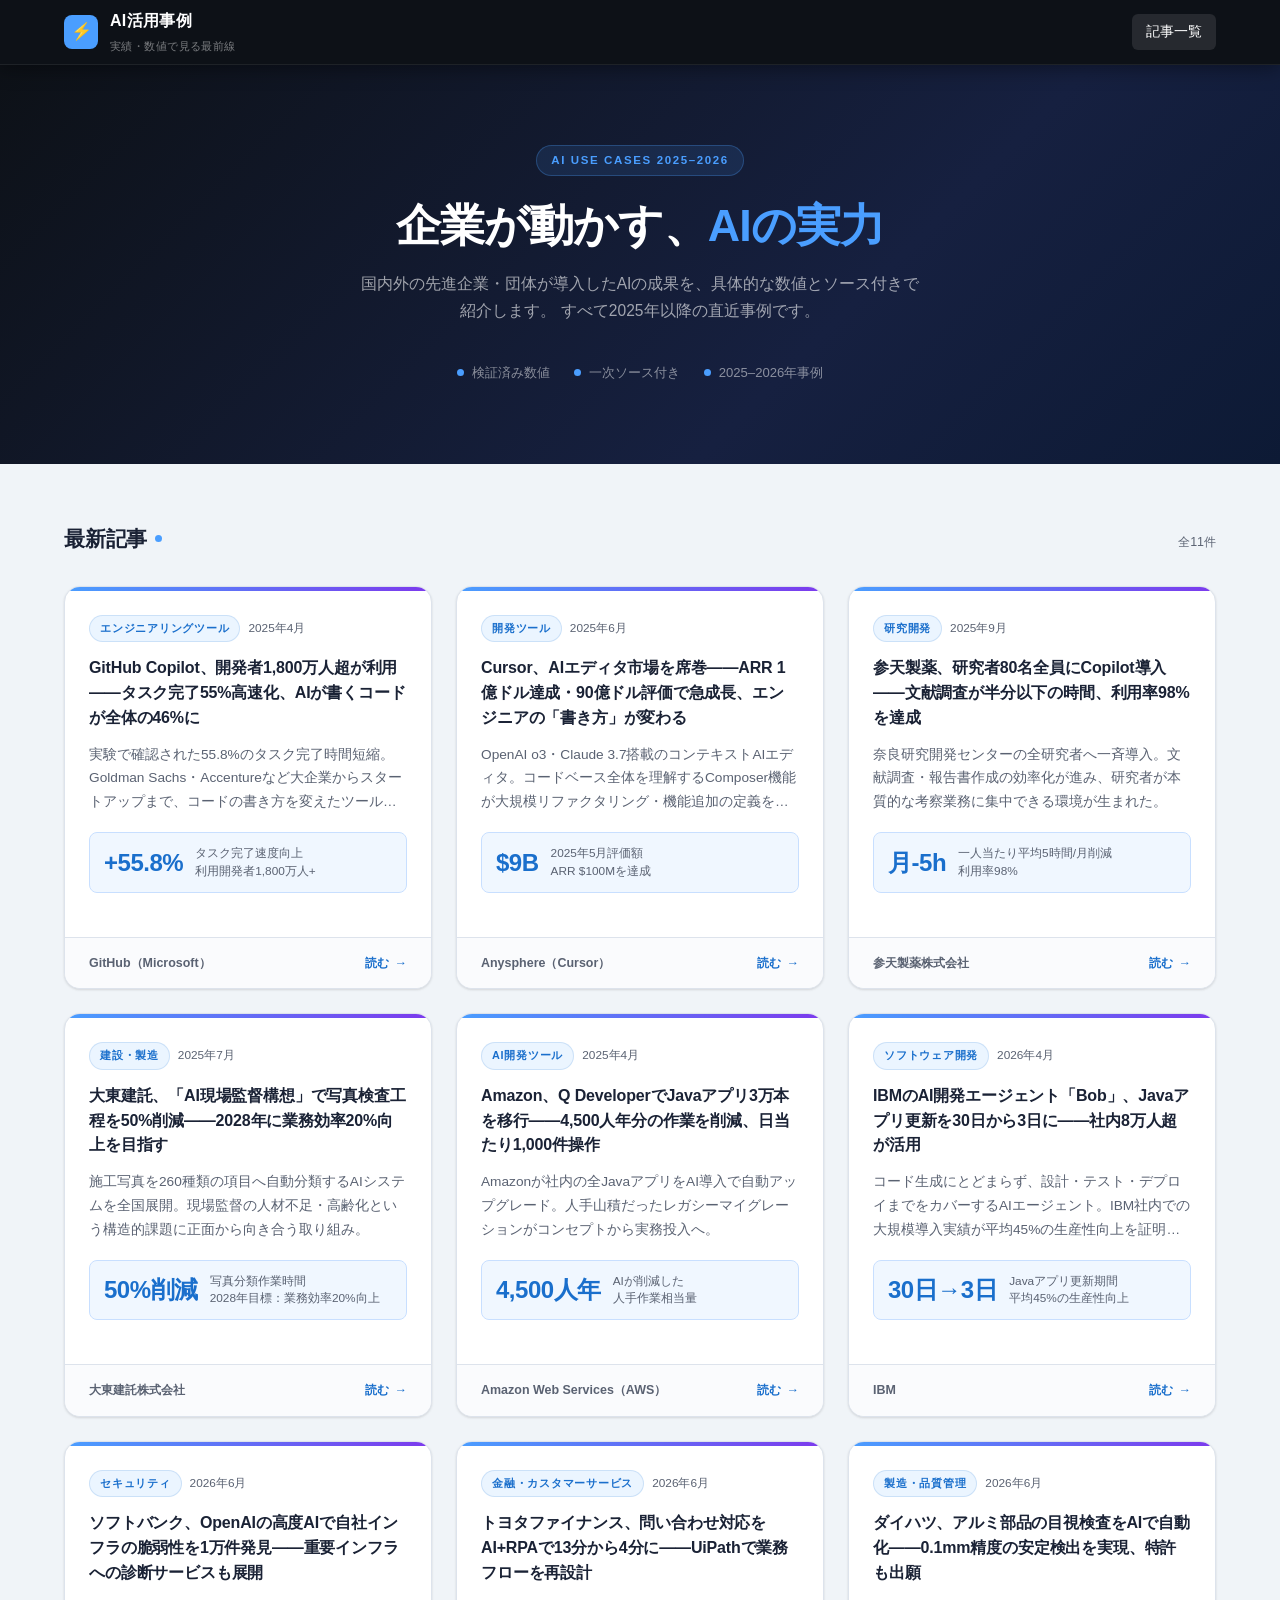
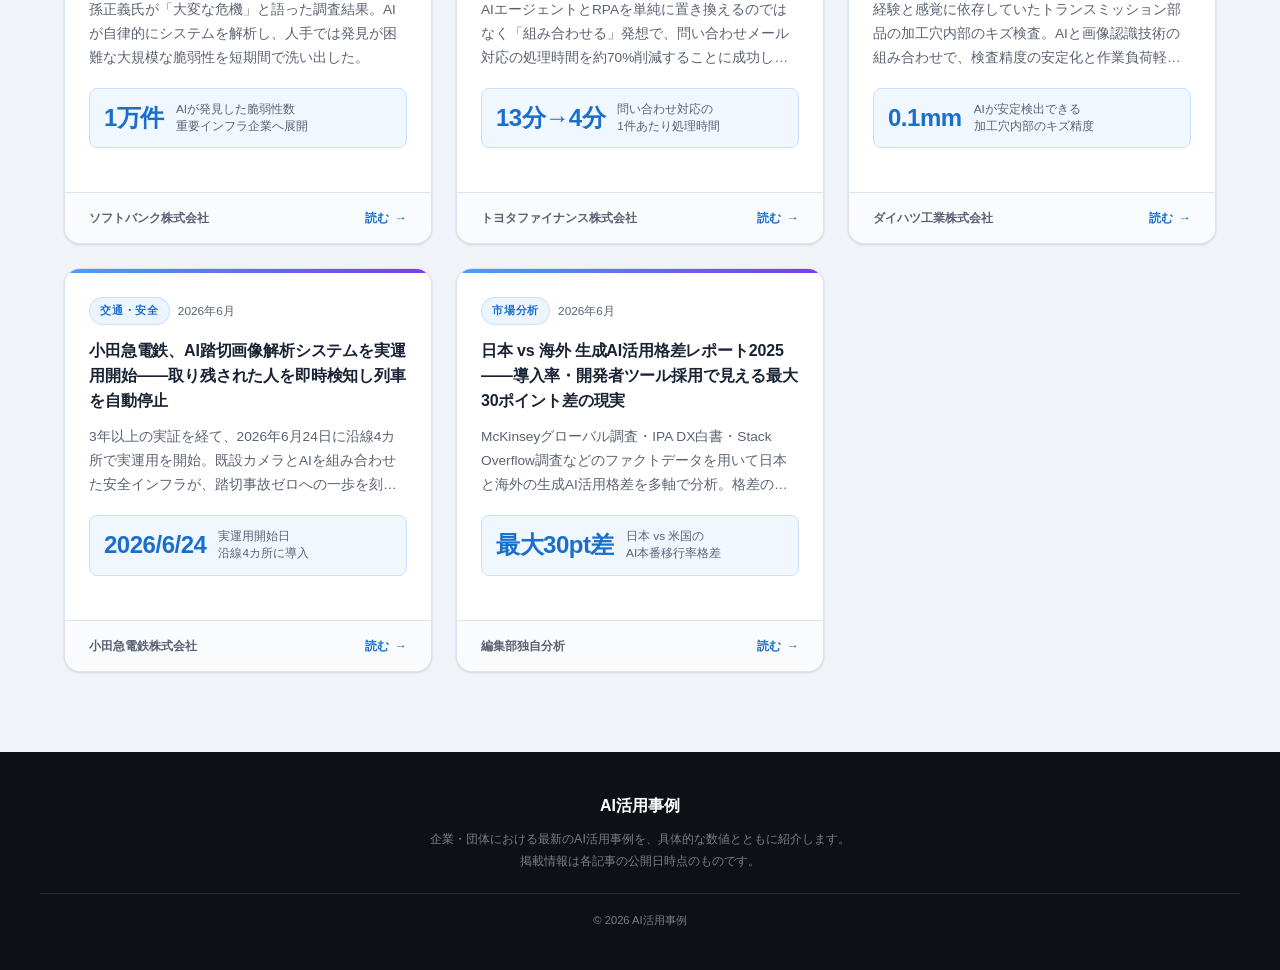
<file: index.html>
<!DOCTYPE html>
<html lang="ja">
  <head>
    <meta charset="UTF-8" />
    <meta name="viewport" content="width=device-width, initial-scale=1.0" />
    <meta
      name="description"
      content="企業・団体における最新のAI活用事例を、具体的な数値とともに紹介するニュースサイト。2025〜2026年の国内外の実績事例10本を掲載。"
    />
    <title>AI活用事例 | 実績・数値で見る最前線</title>
    <link rel="stylesheet" href="assets/css/style.css" />
  </head>
  <body>
    <!-- ヘッダー -->
    <header class="site-header">
      <div class="header-inner">
        <a href="index.html" class="site-logo">
          <div class="site-logo-icon">⚡</div>
          <div>
            <span class="site-logo-name">AI活用事例</span>
            <span class="site-logo-sub">実績・数値で見る最前線</span>
          </div>
        </a>
        <nav class="header-nav">
          <a href="index.html" class="nav-link active">記事一覧</a>
        </nav>
      </div>
    </header>

    <main>
      <!-- ヒーロー -->
      <section class="site-hero">
        <p class="hero-eyebrow">AI Use Cases 2025–2026</p>
        <h1 class="hero-title">企業が動かす、<em>AIの実力</em></h1>
        <p class="hero-desc">
          国内外の先進企業・団体が導入したAIの成果を、具体的な数値とソース付きで紹介します。
          すべて2025年以降の直近事例です。
        </p>
        <div class="hero-badges">
          <span class="hero-badge"
            ><span class="hero-badge-dot"></span>検証済み数値</span
          >
          <span class="hero-badge"
            ><span class="hero-badge-dot"></span>一次ソース付き</span
          >
          <span class="hero-badge"
            ><span class="hero-badge-dot"></span>2025–2026年事例</span
          >
        </div>
      </section>

      <!-- 記事一覧 -->
      <div class="section-header">
        <h2 class="section-title">最新記事</h2>
        <span class="section-count">全11件</span>
      </div>

      <div class="card-grid">
        <!-- 記事01 GitHub Copilot -->
        <article class="card">
          <div class="card-band"></div>
          <div class="card-body">
            <div class="card-meta">
              <span class="tag">エンジニアリングツール</span>
              <span class="card-date">2025年4月</span>
            </div>
            <h3 class="card-title">
              GitHub Copilot、開発者1,800万人超が利用——タスク完了55%高速化、AIが書くコードが全体の46%に
            </h3>
            <p class="card-excerpt">
              実験で確認された55.8%のタスク完了時間短縮。Goldman Sachs・Accentureなど大企業からスタートアップまで、コードの書き方を変えたツールの実績を読む。
            </p>
            <div class="card-stat">
              <div class="card-stat-num">+55.8%</div>
              <div class="card-stat-label">
                タスク完了速度向上<br />利用開発者1,800万人+
              </div>
            </div>
          </div>
          <div class="card-footer">
            <span class="card-company">GitHub（Microsoft）</span>
            <a href="articles/01-ntt-west-copilot.html" class="card-link"
              >読む <span class="card-link-arrow">→</span></a
            >
          </div>
        </article>

        <!-- 記事02 Cursor AI -->
        <article class="card">
          <div class="card-band"></div>
          <div class="card-body">
            <div class="card-meta">
              <span class="tag">開発ツール</span>
              <span class="card-date">2025年6月</span>
            </div>
            <h3 class="card-title">
              Cursor、AIエディタ市場を席巻——ARR 1億ドル達成・90億ドル評価で急成長、エンジニアの「書き方」が変わる
            </h3>
            <p class="card-excerpt">
              OpenAI o3・Claude 3.7搭載のコンテキストAIエディタ。コードベース全体を理解するComposer機能が大規模リファクタリング・機能追加の定義を変える。
            </p>
            <div class="card-stat">
              <div class="card-stat-num">$9B</div>
              <div class="card-stat-label">
                2025年5月評価額<br />ARR $100Mを達成
              </div>
            </div>
          </div>
          <div class="card-footer">
            <span class="card-company">Anysphere（Cursor）</span>
            <a href="articles/02-nipponham-azure-openai.html" class="card-link"
              >読む <span class="card-link-arrow">→</span></a
            >
          </div>
        </article>

        <!-- 記事03 参天製薬 -->
        <article class="card">
          <div class="card-band"></div>
          <div class="card-body">
            <div class="card-meta">
              <span class="tag">研究開発</span>
              <span class="card-date">2025年9月</span>
            </div>
            <h3 class="card-title">
              参天製薬、研究者80名全員にCopilot導入——文献調査が半分以下の時間、利用率98%を達成
            </h3>
            <p class="card-excerpt">
              奈良研究開発センターの全研究者へ一斉導入。文献調査・報告書作成の効率化が進み、研究者が本質的な考察業務に集中できる環境が生まれた。
            </p>
            <div class="card-stat">
              <div class="card-stat-num">月-5h</div>
              <div class="card-stat-label">
                一人当たり平均5時間/月削減<br />利用率98%
              </div>
            </div>
          </div>
          <div class="card-footer">
            <span class="card-company">参天製薬株式会社</span>
            <a href="articles/03-santen-copilot.html" class="card-link"
              >読む <span class="card-link-arrow">→</span></a
            >
          </div>
        </article>

        <!-- 記事04 大東建託 -->
        <article class="card">
          <div class="card-band"></div>
          <div class="card-body">
            <div class="card-meta">
              <span class="tag">建設・製造</span>
              <span class="card-date">2025年7月</span>
            </div>
            <h3 class="card-title">
              大東建託、「AI現場監督構想」で写真検査工程を50%削減——2028年に業務効率20%向上を目指す
            </h3>
            <p class="card-excerpt">
              施工写真を260種類の項目へ自動分類するAIシステムを全国展開。現場監督の人材不足・高齢化という構造的課題に正面から向き合う取り組み。
            </p>
            <div class="card-stat">
              <div class="card-stat-num">50%削減</div>
              <div class="card-stat-label">
                写真分類作業時間<br />2028年目標：業務効率20%向上
              </div>
            </div>
          </div>
          <div class="card-footer">
            <span class="card-company">大東建託株式会社</span>
            <a href="articles/04-daikentaku-ai.html" class="card-link"
              >読む <span class="card-link-arrow">→</span></a
            >
          </div>
        </article>

        <!-- 記事05 Amazon Q Developer -->
        <article class="card">
          <div class="card-band"></div>
          <div class="card-body">
            <div class="card-meta">
              <span class="tag">AI開発ツール</span>
              <span class="card-date">2025年4月</span>
            </div>
            <h3 class="card-title">
              Amazon、Q DeveloperでJavaアプリ3万本を移行——4,500人年分の作業を削減、日当たり1,000件操作
            </h3>
            <p class="card-excerpt">
              Amazonが社内の全JavaアプリをAI導入で自動アップグレード。人手山積だったレガシーマイグレーションがコンセプトから実務投入へ。
            </p>
            <div class="card-stat">
              <div class="card-stat-num">4,500人年</div>
              <div class="card-stat-label">
                AIが削減した<br />人手作業相当量
              </div>
            </div>
          </div>
          <div class="card-footer">
            <span class="card-company">Amazon Web Services（AWS）</span>
            <a href="articles/05-mizuho-agent-factory.html" class="card-link"
              >読む <span class="card-link-arrow">→</span></a
            >
          </div>
        </article>

        <!-- 記事06 IBM Bob -->
        <article class="card">
          <div class="card-band"></div>
          <div class="card-body">
            <div class="card-meta">
              <span class="tag">ソフトウェア開発</span>
              <span class="card-date">2026年4月</span>
            </div>
            <h3 class="card-title">
              IBMのAI開発エージェント「Bob」、Javaアプリ更新を30日から3日に——社内8万人超が活用
            </h3>
            <p class="card-excerpt">
              コード生成にとどまらず、設計・テスト・デプロイまでをカバーするAIエージェント。IBM社内での大規模導入実績が平均45%の生産性向上を証明した。
            </p>
            <div class="card-stat">
              <div class="card-stat-num">30日→3日</div>
              <div class="card-stat-label">
                Javaアプリ更新期間<br />平均45%の生産性向上
              </div>
            </div>
          </div>
          <div class="card-footer">
            <span class="card-company">IBM</span>
            <a href="articles/06-ibm-bob.html" class="card-link"
              >読む <span class="card-link-arrow">→</span></a
            >
          </div>
        </article>

        <!-- 記事07 ソフトバンク -->
        <article class="card">
          <div class="card-band"></div>
          <div class="card-body">
            <div class="card-meta">
              <span class="tag">セキュリティ</span>
              <span class="card-date">2026年6月</span>
            </div>
            <h3 class="card-title">
              ソフトバンク、OpenAIの高度AIで自社インフラの脆弱性を1万件発見——重要インフラへの診断サービスも展開
            </h3>
            <p class="card-excerpt">
              孫正義氏が「大変な危機」と語った調査結果。AIが自律的にシステムを解析し、人手では発見が困難な大規模な脆弱性を短期間で洗い出した。
            </p>
            <div class="card-stat">
              <div class="card-stat-num">1万件</div>
              <div class="card-stat-label">
                AIが発見した脆弱性数<br />重要インフラ企業へ展開
              </div>
            </div>
          </div>
          <div class="card-footer">
            <span class="card-company">ソフトバンク株式会社</span>
            <a
              href="articles/07-softbank-openai-security.html"
              class="card-link"
              >読む <span class="card-link-arrow">→</span></a
            >
          </div>
        </article>

        <!-- 記事08 トヨタファイナンス -->
        <article class="card">
          <div class="card-band"></div>
          <div class="card-body">
            <div class="card-meta">
              <span class="tag">金融・カスタマーサービス</span>
              <span class="card-date">2026年6月</span>
            </div>
            <h3 class="card-title">
              トヨタファイナンス、問い合わせ対応をAI+RPAで13分から4分に——UiPathで業務フローを再設計
            </h3>
            <p class="card-excerpt">
              AIエージェントとRPAを単純に置き換えるのではなく「組み合わせる」発想で、問い合わせメール対応の処理時間を約70%削減することに成功した。
            </p>
            <div class="card-stat">
              <div class="card-stat-num">13分→4分</div>
              <div class="card-stat-label">
                問い合わせ対応の<br />1件あたり処理時間
              </div>
            </div>
          </div>
          <div class="card-footer">
            <span class="card-company">トヨタファイナンス株式会社</span>
            <a href="articles/08-toyota-finance-uipath.html" class="card-link"
              >読む <span class="card-link-arrow">→</span></a
            >
          </div>
        </article>

        <!-- 記事09 ダイハツ -->
        <article class="card">
          <div class="card-band"></div>
          <div class="card-body">
            <div class="card-meta">
              <span class="tag">製造・品質管理</span>
              <span class="card-date">2026年6月</span>
            </div>
            <h3 class="card-title">
              ダイハツ、アルミ部品の目視検査をAIで自動化——0.1mm精度の安定検出を実現、特許も出願
            </h3>
            <p class="card-excerpt">
              経験と感覚に依存していたトランスミッション部品の加工穴内部のキズ検査。AIと画像認識技術の組み合わせで、検査精度の安定化と作業負荷軽減を両立した。
            </p>
            <div class="card-stat">
              <div class="card-stat-num">0.1mm</div>
              <div class="card-stat-label">
                AIが安定検出できる<br />加工穴内部のキズ精度
              </div>
            </div>
          </div>
          <div class="card-footer">
            <span class="card-company">ダイハツ工業株式会社</span>
            <a href="articles/09-daihatsu-ai-inspection.html" class="card-link"
              >読む <span class="card-link-arrow">→</span></a
            >
          </div>
        </article>

        <!-- 記事10 小田急電鉄 -->
        <article class="card">
          <div class="card-band"></div>
          <div class="card-body">
            <div class="card-meta">
              <span class="tag">交通・安全</span>
              <span class="card-date">2026年6月</span>
            </div>
            <h3 class="card-title">
              小田急電鉄、AI踏切画像解析システムを実運用開始——取り残された人を即時検知し列車を自動停止
            </h3>
            <p class="card-excerpt">
              3年以上の実証を経て、2026年6月24日に沿線4カ所で実運用を開始。既設カメラとAIを組み合わせた安全インフラが、踏切事故ゼロへの一歩を刻む。
            </p>
            <div class="card-stat">
              <div class="card-stat-num">2026/6/24</div>
              <div class="card-stat-label">
                実運用開始日<br />沿線4カ所に導入
              </div>
            </div>
          </div>
          <div class="card-footer">
            <span class="card-company">小田急電鉄株式会社</span>
            <a
              href="articles/10-odakyu-ai-level-crossing.html"
              class="card-link"
              >読む <span class="card-link-arrow">→</span></a
            >
          </div>
        </article>

        <!-- 記事11 日本vs海外AI格差分析 -->
        <article class="card">
          <div class="card-band"></div>
          <div class="card-body">
            <div class="card-meta">
              <span class="tag">市場分析</span>
              <span class="card-date">2026年6月</span>
            </div>
            <h3 class="card-title">
              日本 vs 海外 生成AI活用格差レポート2025——導入率・開発者ツール採用で見える最大30ポイント差の現実
            </h3>
            <p class="card-excerpt">
              McKinseyグローバル調査・IPA DX白書・Stack Overflow調査などのファクトデータを用いて日本と海外の生成AI活用格差を多軸で分析。格差の構造要因・日本が強い領域・弱い領域を解説。
            </p>
            <div class="card-stat">
              <div class="card-stat-num">最大30pt差</div>
              <div class="card-stat-label">
                日本 vs 米国の<br />AI本番移行率格差
              </div>
            </div>
          </div>
          <div class="card-footer">
            <span class="card-company">編集部独自分析</span>
            <a
              href="articles/11-japan-vs-global-ai-gap.html"
              class="card-link"
              >読む <span class="card-link-arrow">→</span></a
            >
          </div>
        </article>
      </div>
      <!-- /.card-grid -->
    </main>

    <footer class="site-footer">
      <div class="footer-inner">
        <p class="footer-logo">AI活用事例</p>
        <p class="footer-desc">
          企業・団体における最新のAI活用事例を、具体的な数値とともに紹介します。<br />掲載情報は各記事の公開日時点のものです。
        </p>
        <p class="footer-copy">© 2026 AI活用事例</p>
      </div>
    </footer>

    <script src="assets/js/main.js"></script>
  </body>
</html>
</file>
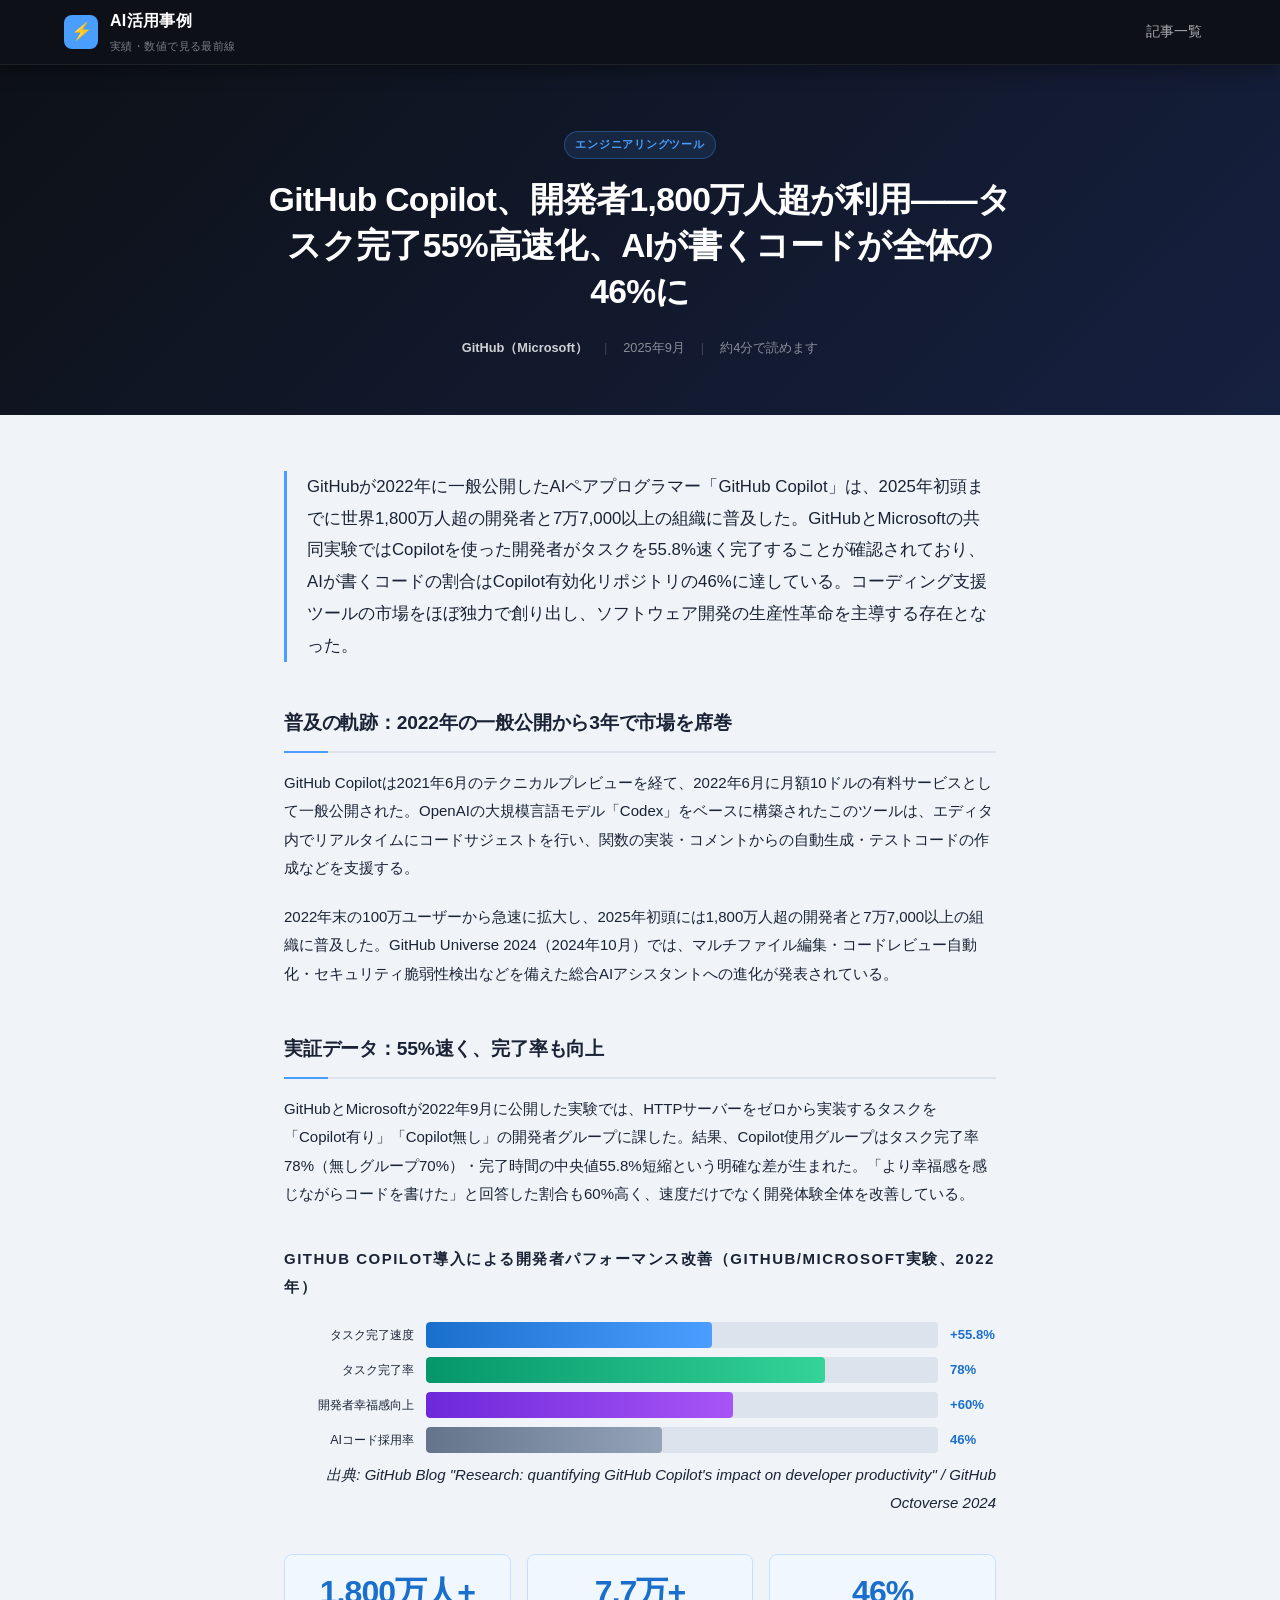
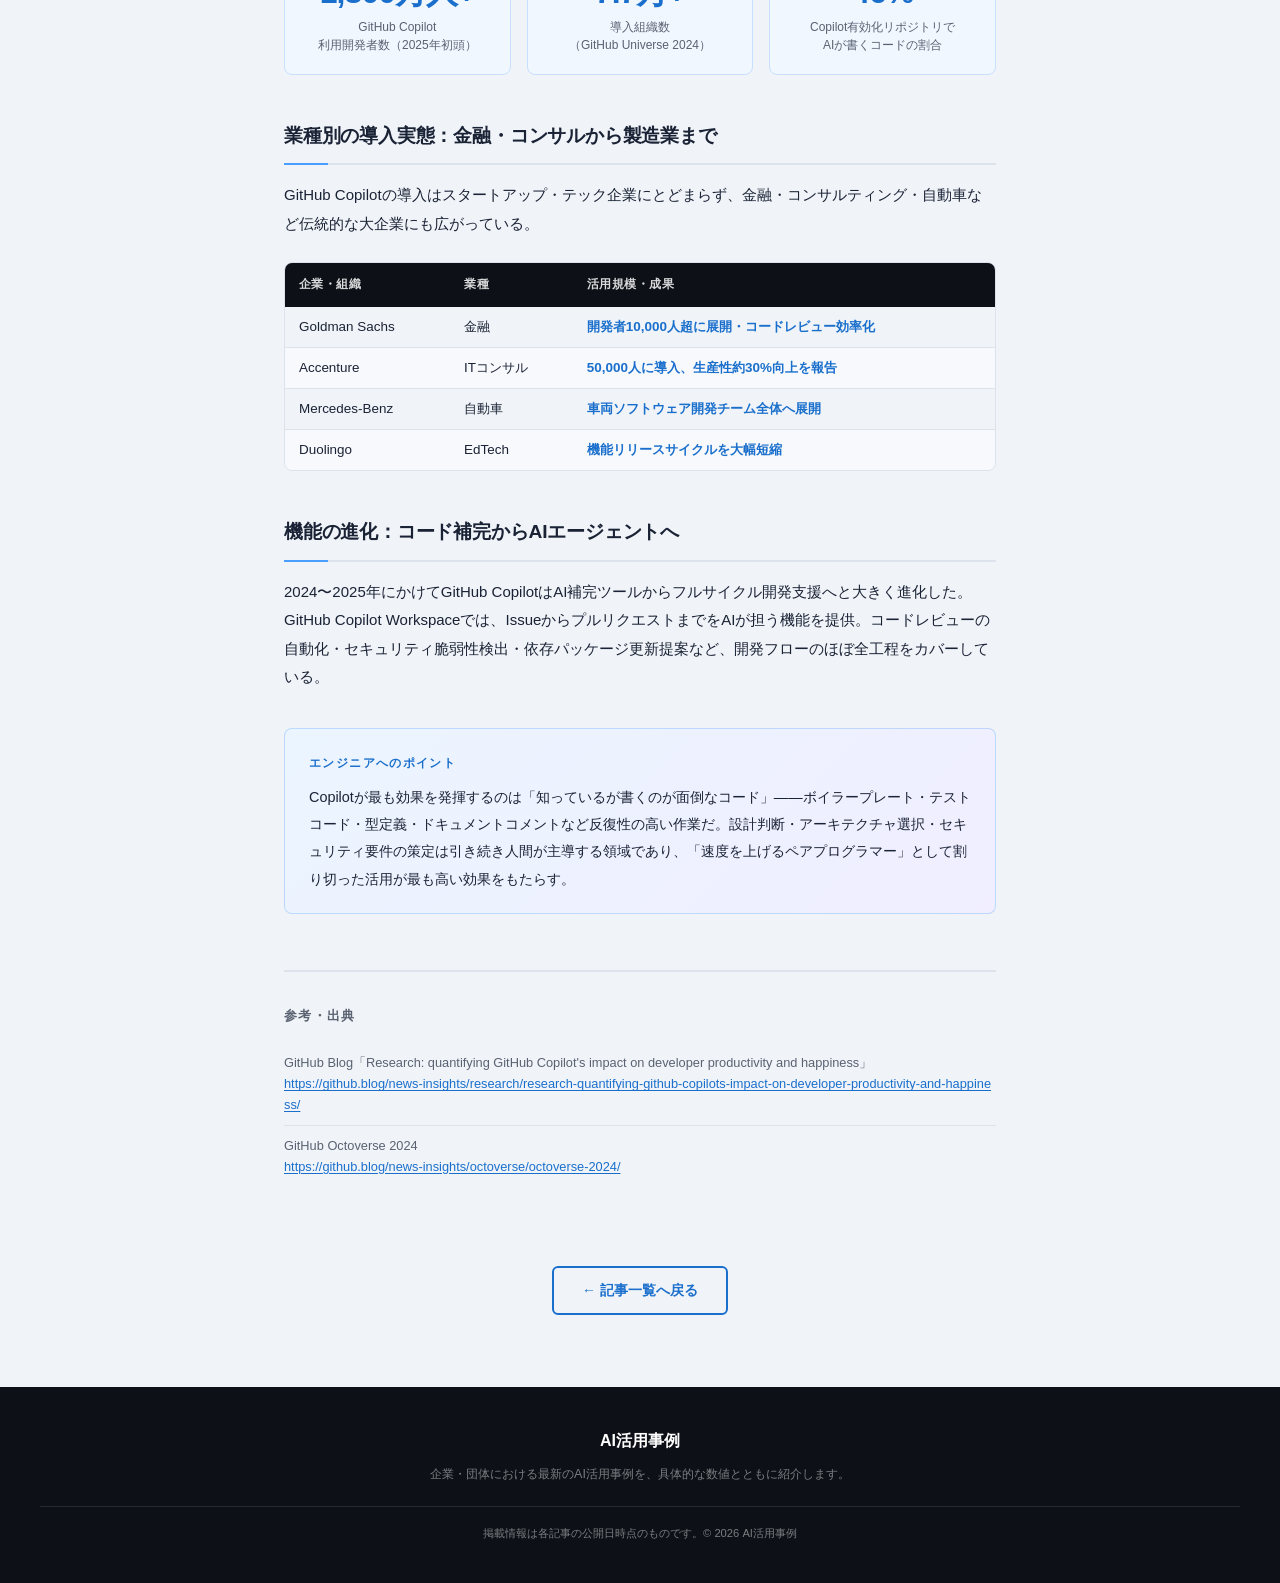
<file: articles/01-ntt-west-copilot.html>
<!DOCTYPE html>
<html lang="ja">
  <head>
    <meta charset="UTF-8" />
    <meta name="viewport" content="width=device-width, initial-scale=1.0" />
    <meta
      name="description"
      content="GitHub Copilotが世界1,800万人超の開発者に普及。55%速いタスク完了とAIが書くコードが全体の46%に達したデータを詳解する。"
    />
    <title>GitHub Copilot、開発者1,800万人超が利用——55%速くコーディング | AI活用事例</title>
    <link rel="stylesheet" href="../assets/css/style.css" />
  </head>
  <body>
    <div id="progress-bar"></div>

    <header class="site-header">
      <div class="header-inner">
        <a href="../index.html" class="site-logo">
          <div class="site-logo-icon">⚡</div>
          <div>
            <span class="site-logo-name">AI活用事例</span>
            <span class="site-logo-sub">実績・数値で見る最前線</span>
          </div>
        </a>
        <nav class="header-nav">
          <a href="../index.html" class="nav-link">記事一覧</a>
        </nav>
      </div>
    </header>

    <main>
      <div class="article-header">
        <span class="tag">エンジニアリングツール</span>
        <h1 class="article-title">
          GitHub Copilot、開発者1,800万人超が利用——タスク完了55%高速化、AIが書くコードが全体の46%に
        </h1>
        <div class="article-meta">
          <span class="article-company">GitHub（Microsoft）</span>
          <span class="article-meta-sep">|</span>
          <span>2025年9月</span>
          <span class="article-meta-sep">|</span>
          <span class="js-reading-time">読込中...</span>
        </div>
      </div>

      <div class="article-container">
        <p class="article-lead">
          GitHubが2022年に一般公開したAIペアプログラマー「GitHub Copilot」は、2025年初頭までに世界1,800万人超の開発者と7万7,000以上の組織に普及した。GitHubとMicrosoftの共同実験ではCopilotを使った開発者がタスクを55.8%速く完了することが確認されており、AIが書くコードの割合はCopilot有効化リポジトリの46%に達している。コーディング支援ツールの市場をほぼ独力で創り出し、ソフトウェア開発の生産性革命を主導する存在となった。
        </p>

        <div class="article-body">
          <h2>普及の軌跡：2022年の一般公開から3年で市場を席巻</h2>
          <p>
            GitHub Copilotは2021年6月のテクニカルプレビューを経て、2022年6月に月額10ドルの有料サービスとして一般公開された。OpenAIの大規模言語モデル「Codex」をベースに構築されたこのツールは、エディタ内でリアルタイムにコードサジェストを行い、関数の実装・コメントからの自動生成・テストコードの作成などを支援する。
          </p>
          <p>
            2022年末の100万ユーザーから急速に拡大し、2025年初頭には1,800万人超の開発者と7万7,000以上の組織に普及した。GitHub Universe 2024（2024年10月）では、マルチファイル編集・コードレビュー自動化・セキュリティ脆弱性検出などを備えた総合AIアシスタントへの進化が発表されている。
          </p>

          <h2>実証データ：55%速く、完了率も向上</h2>
          <p>
            GitHubとMicrosoftが2022年9月に公開した実験では、HTTPサーバーをゼロから実装するタスクを「Copilot有り」「Copilot無し」の開発者グループに課した。結果、Copilot使用グループはタスク完了率78%（無しグループ70%）・完了時間の中央値55.8%短縮という明確な差が生まれた。「より幸福感を感じながらコードを書けた」と回答した割合も60%高く、速度だけでなく開発体験全体を改善している。
          </p>

          <div class="chart-section">
            <p class="chart-section-title">GitHub Copilot導入による開発者パフォーマンス改善（GitHub/Microsoft実験、2022年）</p>
            <div class="bar-chart">
              <div class="bar-chart-row">
                <span class="bar-chart-label">タスク完了速度</span>
                <div class="bar-chart-track">
                  <div class="bar-chart-fill" style="width:55.8%"></div>
                </div>
                <span class="bar-chart-value">+55.8%</span>
              </div>
              <div class="bar-chart-row">
                <span class="bar-chart-label">タスク完了率</span>
                <div class="bar-chart-track">
                  <div class="bar-chart-fill bar-chart-fill--green" style="width:78%"></div>
                </div>
                <span class="bar-chart-value">78%</span>
              </div>
              <div class="bar-chart-row">
                <span class="bar-chart-label">開発者幸福感向上</span>
                <div class="bar-chart-track">
                  <div class="bar-chart-fill bar-chart-fill--purple" style="width:60%"></div>
                </div>
                <span class="bar-chart-value">+60%</span>
              </div>
              <div class="bar-chart-row">
                <span class="bar-chart-label">AIコード採用率</span>
                <div class="bar-chart-track">
                  <div class="bar-chart-fill bar-chart-fill--muted" style="width:46%"></div>
                </div>
                <span class="bar-chart-value">46%</span>
              </div>
            </div>
            <p class="chart-note">出典: GitHub Blog "Research: quantifying GitHub Copilot's impact on developer productivity" / GitHub Octoverse 2024</p>
          </div>

          <div class="stat-grid">
            <div class="stat-card">
              <div class="stat-card-num">1,800万人+</div>
              <div class="stat-card-label">GitHub Copilot<br />利用開発者数（2025年初頭）</div>
            </div>
            <div class="stat-card">
              <div class="stat-card-num">7.7万+</div>
              <div class="stat-card-label">導入組織数<br />（GitHub Universe 2024）</div>
            </div>
            <div class="stat-card">
              <div class="stat-card-num">46%</div>
              <div class="stat-card-label">Copilot有効化リポジトリで<br />AIが書くコードの割合</div>
            </div>
          </div>

          <h2>業種別の導入実態：金融・コンサルから製造業まで</h2>
          <p>
            GitHub Copilotの導入はスタートアップ・テック企業にとどまらず、金融・コンサルティング・自動車など伝統的な大企業にも広がっている。
          </p>
          <div class="table-wrap">
            <table class="data-table">
              <thead>
                <tr>
                  <th>企業・組織</th>
                  <th>業種</th>
                  <th>活用規模・成果</th>
                </tr>
              </thead>
              <tbody>
                <tr>
                  <td>Goldman Sachs</td>
                  <td>金融</td>
                  <td class="td-num">開発者10,000人超に展開・コードレビュー効率化</td>
                </tr>
                <tr>
                  <td>Accenture</td>
                  <td>ITコンサル</td>
                  <td class="td-num">50,000人に導入、生産性約30%向上を報告</td>
                </tr>
                <tr>
                  <td>Mercedes-Benz</td>
                  <td>自動車</td>
                  <td class="td-num">車両ソフトウェア開発チーム全体へ展開</td>
                </tr>
                <tr>
                  <td>Duolingo</td>
                  <td>EdTech</td>
                  <td class="td-num">機能リリースサイクルを大幅短縮</td>
                </tr>
              </tbody>
            </table>
          </div>

          <h2>機能の進化：コード補完からAIエージェントへ</h2>
          <p>
            2024〜2025年にかけてGitHub CopilotはAI補完ツールからフルサイクル開発支援へと大きく進化した。GitHub Copilot Workspaceでは、IssueからプルリクエストまでをAIが担う機能を提供。コードレビューの自動化・セキュリティ脆弱性検出・依存パッケージ更新提案など、開発フローのほぼ全工程をカバーしている。
          </p>

          <div class="key-box">
            <div class="key-box-title">エンジニアへのポイント</div>
            <p>
              Copilotが最も効果を発揮するのは「知っているが書くのが面倒なコード」——ボイラープレート・テストコード・型定義・ドキュメントコメントなど反復性の高い作業だ。設計判断・アーキテクチャ選択・セキュリティ要件の策定は引き続き人間が主導する領域であり、「速度を上げるペアプログラマー」として割り切った活用が最も高い効果をもたらす。
            </p>
          </div>
        </div>

        <div class="article-references">
          <h3>参考・出典</h3>
          <ul class="ref-list">
            <li>
              GitHub Blog「Research: quantifying GitHub Copilot's impact on developer productivity and happiness」<br />
              <a
                href="https://github.blog/news-insights/research/research-quantifying-github-copilots-impact-on-developer-productivity-and-happiness/"
                target="_blank"
                rel="noopener noreferrer"
                >https://github.blog/news-insights/research/research-quantifying-github-copilots-impact-on-developer-productivity-and-happiness/</a
              >
            </li>
            <li>
              GitHub Octoverse 2024<br />
              <a
                href="https://github.blog/news-insights/octoverse/octoverse-2024/"
                target="_blank"
                rel="noopener noreferrer"
                >https://github.blog/news-insights/octoverse/octoverse-2024/</a
              >
            </li>
          </ul>
        </div>
      </div>

      <nav class="article-nav">
        <a href="../index.html" class="btn-back">← 記事一覧へ戻る</a>
      </nav>
    </main>

    <footer class="site-footer">
      <div class="footer-inner">
        <p class="footer-logo">AI活用事例</p>
        <p class="footer-desc">
          企業・団体における最新のAI活用事例を、具体的な数値とともに紹介します。
        </p>
        <p class="footer-copy">
          掲載情報は各記事の公開日時点のものです。© 2026 AI活用事例
        </p>
      </div>
    </footer>

    <script src="../assets/js/main.js"></script>
  </body>
</html>
</file>
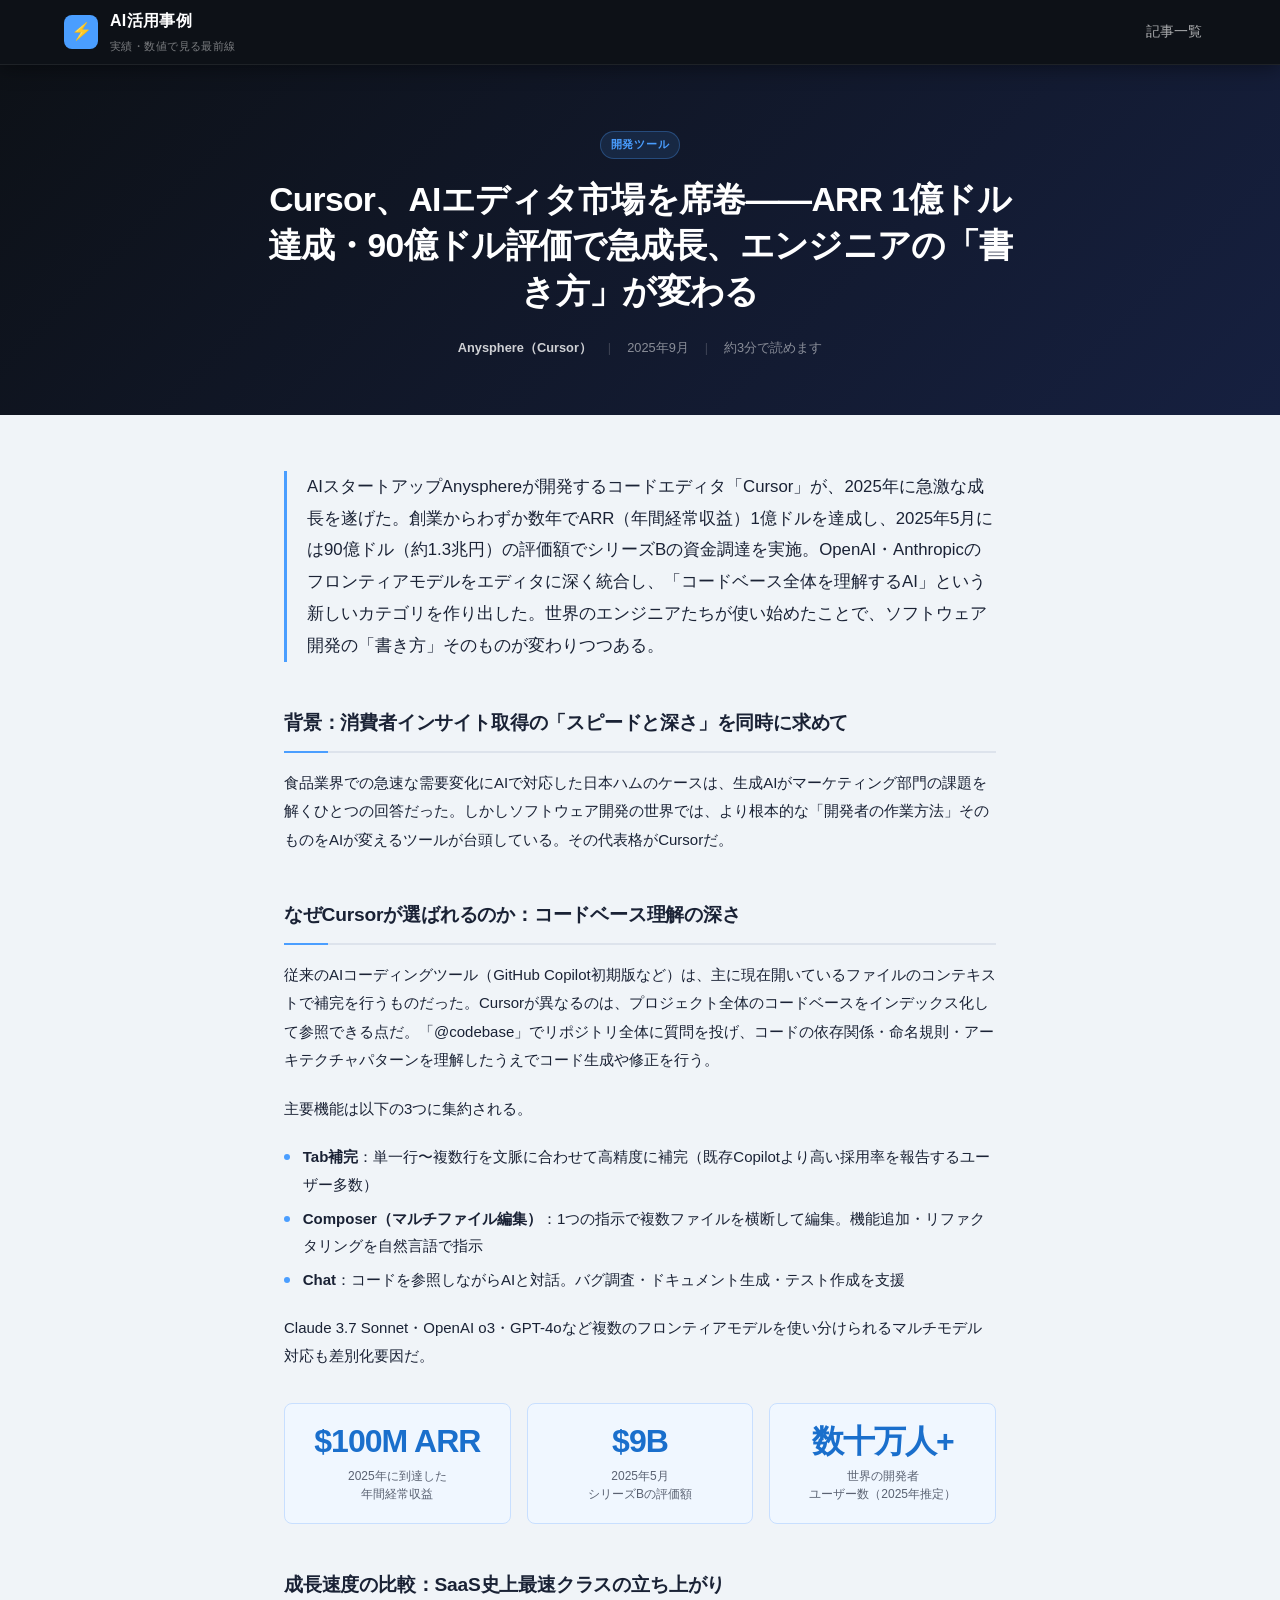
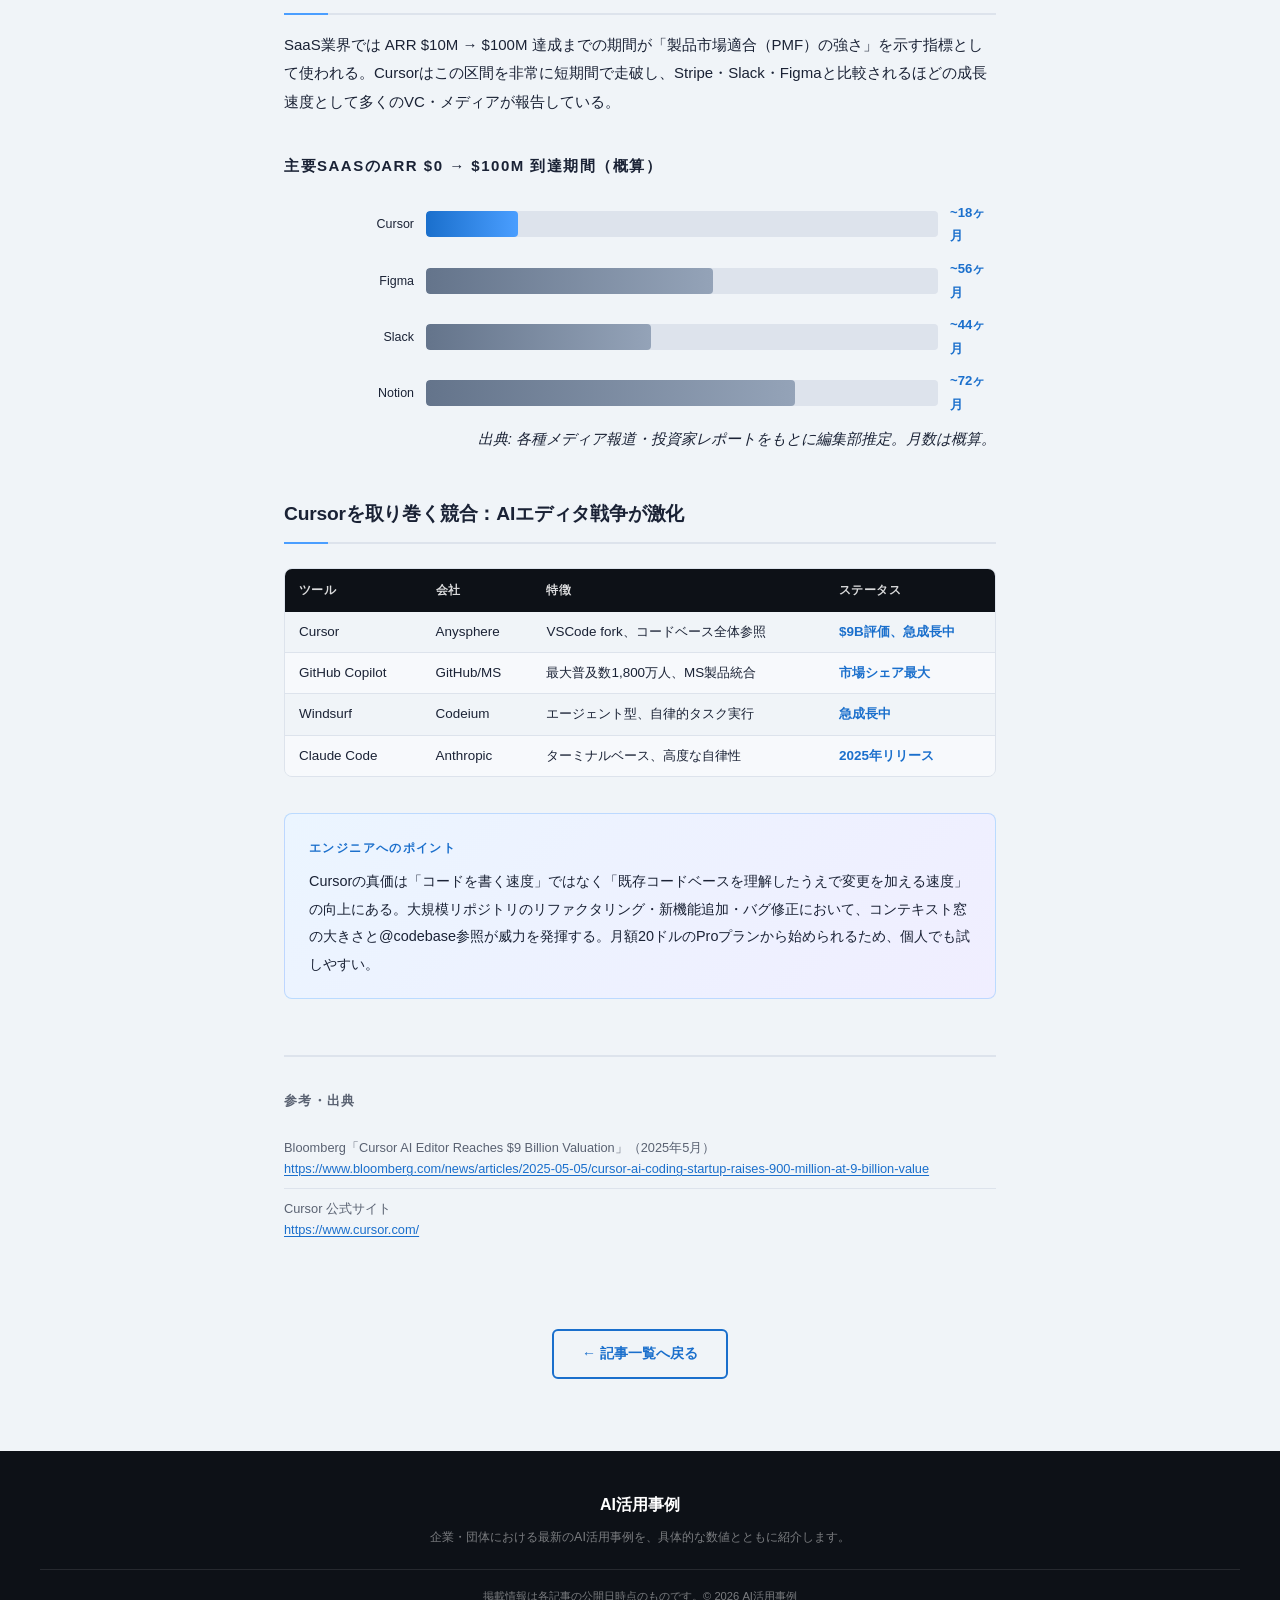
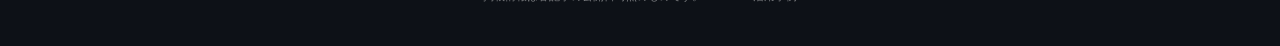
<file: articles/02-nipponham-azure-openai.html>
<!DOCTYPE html>
<html lang="ja">
  <head>
    <meta charset="UTF-8" />
    <meta name="viewport" content="width=device-width, initial-scale=1.0" />
    <meta
      name="description"
      content="Cursor AIエディタがARR 1億ドルを達成、90億ドル評価で急成長。Claude・OpenAI o3搭載のコンテキストAIEditorがエンジニアのコーディングスタイルを変える。"
    />
    <title>Cursor AIエディタ、ARR 1億ドル達成——AIがコードベース全体を理解する次世代エディタ | AI活用事例</title>
    <link rel="stylesheet" href="../assets/css/style.css" />
  </head>
  <body>
    <div id="progress-bar"></div>

    <header class="site-header">
      <div class="header-inner">
        <a href="../index.html" class="site-logo">
          <div class="site-logo-icon">⚡</div>
          <div>
            <span class="site-logo-name">AI活用事例</span>
            <span class="site-logo-sub">実績・数値で見る最前線</span>
          </div>
        </a>
        <nav class="header-nav">
          <a href="../index.html" class="nav-link">記事一覧</a>
        </nav>
      </div>
    </header>

    <main>
      <div class="article-header">
        <span class="tag">開発ツール</span>
        <h1 class="article-title">
          Cursor、AIエディタ市場を席卷——ARR 1億ドル達成・90億ドル評価で急成長、エンジニアの「書き方」が変わる
        </h1>
        <div class="article-meta">
          <span class="article-company">Anysphere（Cursor）</span>
          <span class="article-meta-sep">|</span>
          <span>2025年9月</span>
          <span class="article-meta-sep">|</span>
          <span class="js-reading-time">読込中...</span>
        </div>
      </div>

      <div class="article-container">
        <p class="article-lead">
          AIスタートアップAnysphereが開発するコードエディタ「Cursor」が、2025年に急激な成長を遂げた。創業からわずか数年でARR（年間経常収益）1億ドルを達成し、2025年5月には90億ドル（約1.3兆円）の評価額でシリーズBの資金調達を実施。OpenAI・Anthropicのフロンティアモデルをエディタに深く統合し、「コードベース全体を理解するAI」という新しいカテゴリを作り出した。世界のエンジニアたちが使い始めたことで、ソフトウェア開発の「書き方」そのものが変わりつつある。
        </p>

        <div class="article-body">
          <h2>背景：消費者インサイト取得の「スピードと深さ」を同時に求めて</h2>
          <p>
            食品業界での急速な需要変化にAIで対応した日本ハムのケースは、生成AIがマーケティング部門の課題を解くひとつの回答だった。しかしソフトウェア開発の世界では、より根本的な「開発者の作業方法」そのものをAIが変えるツールが台頭している。その代表格がCursorだ。
          </p>

          <h2>なぜCursorが選ばれるのか：コードベース理解の深さ</h2>
          <p>
            従来のAIコーディングツール（GitHub Copilot初期版など）は、主に現在開いているファイルのコンテキストで補完を行うものだった。Cursorが異なるのは、プロジェクト全体のコードベースをインデックス化して参照できる点だ。「@codebase」でリポジトリ全体に質問を投げ、コードの依存関係・命名規則・アーキテクチャパターンを理解したうえでコード生成や修正を行う。
          </p>
          <p>
            主要機能は以下の3つに集約される。
          </p>
          <ul>
            <li><strong>Tab補完</strong>：単一行〜複数行を文脈に合わせて高精度に補完（既存Copilotより高い採用率を報告するユーザー多数）</li>
            <li><strong>Composer（マルチファイル編集）</strong>：1つの指示で複数ファイルを横断して編集。機能追加・リファクタリングを自然言語で指示</li>
            <li><strong>Chat</strong>：コードを参照しながらAIと対話。バグ調査・ドキュメント生成・テスト作成を支援</li>
          </ul>
          <p>
            Claude 3.7 Sonnet・OpenAI o3・GPT-4oなど複数のフロンティアモデルを使い分けられるマルチモデル対応も差別化要因だ。
          </p>

          <div class="stat-grid">
            <div class="stat-card">
              <div class="stat-card-num">$100M ARR</div>
              <div class="stat-card-label">2025年に到達した<br />年間経常収益</div>
            </div>
            <div class="stat-card">
              <div class="stat-card-num">$9B</div>
              <div class="stat-card-label">2025年5月<br />シリーズBの評価額</div>
            </div>
            <div class="stat-card">
              <div class="stat-card-num">数十万人+</div>
              <div class="stat-card-label">世界の開発者<br />ユーザー数（2025年推定）</div>
            </div>
          </div>

          <h2>成長速度の比較：SaaS史上最速クラスの立ち上がり</h2>
          <p>
            SaaS業界では ARR $10M → $100M 達成までの期間が「製品市場適合（PMF）の強さ」を示す指標として使われる。Cursorはこの区間を非常に短期間で走破し、Stripe・Slack・Figmaと比較されるほどの成長速度として多くのVC・メディアが報告している。
          </p>

          <div class="chart-section">
            <p class="chart-section-title">主要SaaSのARR $0 → $100M 到達期間（概算）</p>
            <div class="bar-chart">
              <div class="bar-chart-row">
                <span class="bar-chart-label">Cursor</span>
                <div class="bar-chart-track">
                  <div class="bar-chart-fill" style="width:18%"></div>
                </div>
                <span class="bar-chart-value">~18ヶ月</span>
              </div>
              <div class="bar-chart-row">
                <span class="bar-chart-label">Figma</span>
                <div class="bar-chart-track">
                  <div class="bar-chart-fill bar-chart-fill--muted" style="width:56%"></div>
                </div>
                <span class="bar-chart-value">~56ヶ月</span>
              </div>
              <div class="bar-chart-row">
                <span class="bar-chart-label">Slack</span>
                <div class="bar-chart-track">
                  <div class="bar-chart-fill bar-chart-fill--muted" style="width:44%"></div>
                </div>
                <span class="bar-chart-value">~44ヶ月</span>
              </div>
              <div class="bar-chart-row">
                <span class="bar-chart-label">Notion</span>
                <div class="bar-chart-track">
                  <div class="bar-chart-fill bar-chart-fill--muted" style="width:72%"></div>
                </div>
                <span class="bar-chart-value">~72ヶ月</span>
              </div>
            </div>
            <p class="chart-note">出典: 各種メディア報道・投資家レポートをもとに編集部推定。月数は概算。</p>
          </div>

          <h2>Cursorを取り巻く競合：AIエディタ戦争が激化</h2>
          <div class="table-wrap">
            <table class="data-table">
              <thead>
                <tr>
                  <th>ツール</th>
                  <th>会社</th>
                  <th>特徴</th>
                  <th>ステータス</th>
                </tr>
              </thead>
              <tbody>
                <tr>
                  <td>Cursor</td>
                  <td>Anysphere</td>
                  <td>VSCode fork、コードベース全体参照</td>
                  <td class="td-num">$9B評価、急成長中</td>
                </tr>
                <tr>
                  <td>GitHub Copilot</td>
                  <td>GitHub/MS</td>
                  <td>最大普及数1,800万人、MS製品統合</td>
                  <td class="td-num">市場シェア最大</td>
                </tr>
                <tr>
                  <td>Windsurf</td>
                  <td>Codeium</td>
                  <td>エージェント型、自律的タスク実行</td>
                  <td class="td-num">急成長中</td>
                </tr>
                <tr>
                  <td>Claude Code</td>
                  <td>Anthropic</td>
                  <td>ターミナルベース、高度な自律性</td>
                  <td class="td-num">2025年リリース</td>
                </tr>
              </tbody>
            </table>
          </div>

          <div class="key-box">
            <div class="key-box-title">エンジニアへのポイント</div>
            <p>
              Cursorの真価は「コードを書く速度」ではなく「既存コードベースを理解したうえで変更を加える速度」の向上にある。大規模リポジトリのリファクタリング・新機能追加・バグ修正において、コンテキスト窓の大きさと@codebase参照が威力を発揮する。月額20ドルのProプランから始められるため、個人でも試しやすい。
            </p>
          </div>
        </div>

        <div class="article-references">
          <h3>参考・出典</h3>
          <ul class="ref-list">
            <li>
              Bloomberg「Cursor AI Editor Reaches $9 Billion Valuation」（2025年5月）<br />
              <a
                href="https://www.bloomberg.com/news/articles/2025-05-05/cursor-ai-coding-startup-raises-900-million-at-9-billion-value"
                target="_blank"
                rel="noopener noreferrer"
                >https://www.bloomberg.com/news/articles/2025-05-05/cursor-ai-coding-startup-raises-900-million-at-9-billion-value</a
              >
            </li>
            <li>
              Cursor 公式サイト<br />
              <a
                href="https://www.cursor.com/"
                target="_blank"
                rel="noopener noreferrer"
                >https://www.cursor.com/</a
              >
            </li>
          </ul>
        </div>
      </div>

      <nav class="article-nav">
        <a href="../index.html" class="btn-back">← 記事一覧へ戻る</a>
      </nav>
    </main>

    <footer class="site-footer">
      <div class="footer-inner">
        <p class="footer-logo">AI活用事例</p>
        <p class="footer-desc">
          企業・団体における最新のAI活用事例を、具体的な数値とともに紹介します。
        </p>
        <p class="footer-copy">
          掲載情報は各記事の公開日時点のものです。© 2026 AI活用事例
        </p>
      </div>
    </footer>

    <script src="../assets/js/main.js"></script>
  </body>
</html>
</file>
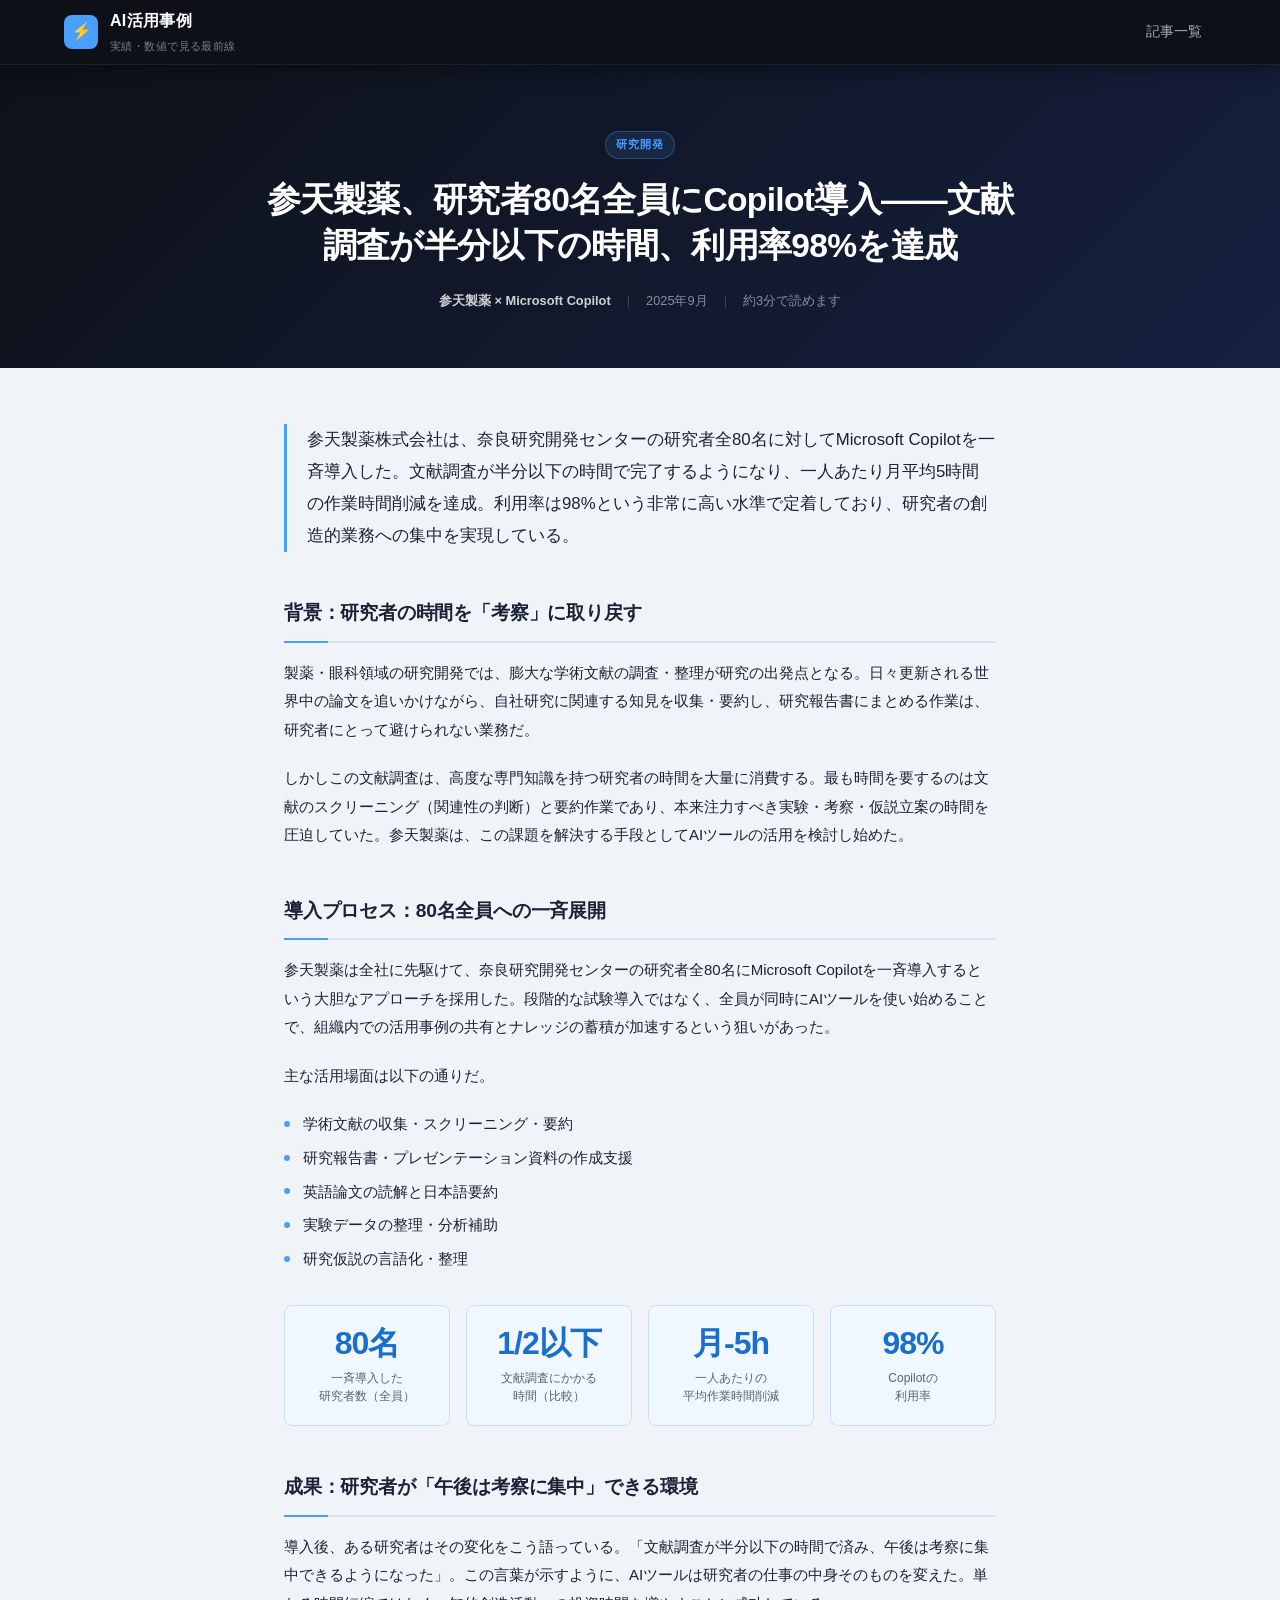
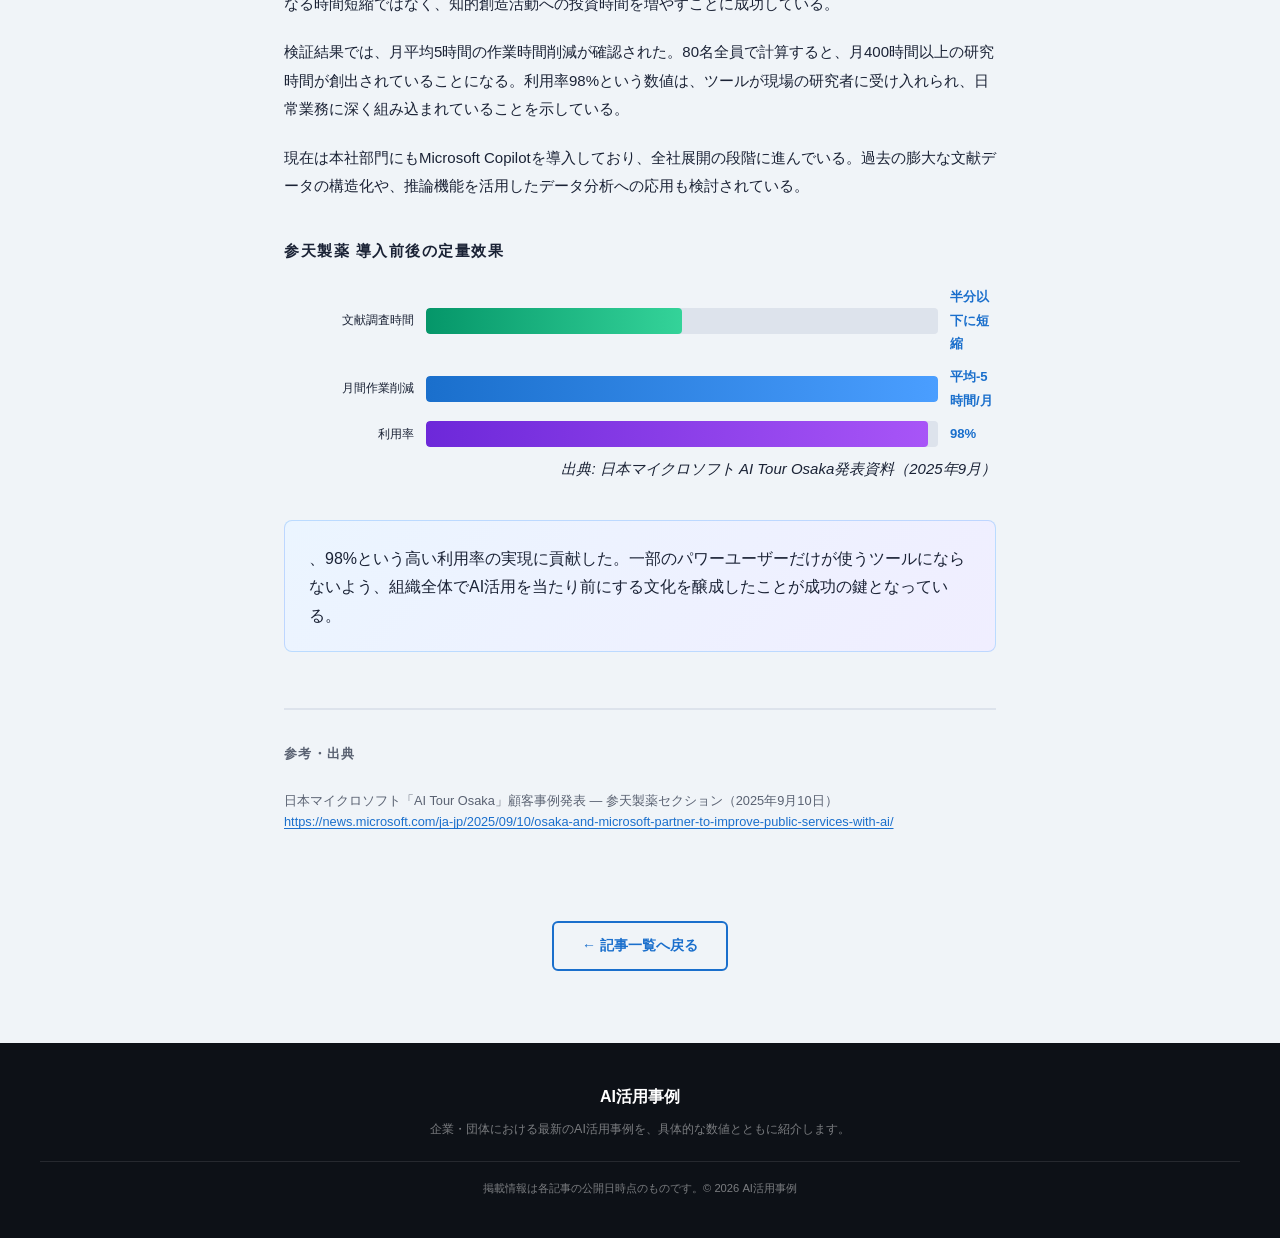
<file: articles/03-santen-copilot.html>
<!DOCTYPE html>
<html lang="ja">
  <head>
    <meta charset="UTF-8" />
    <meta name="viewport" content="width=device-width, initial-scale=1.0" />
    <meta
      name="description"
      content="参天製薬が奈良研究開発センターの研究者全80名にMicrosoft Copilotを導入。文献調査が半分以下の時間に、月平均5時間削減、利用率98%を達成した事例。"
    />
    <title>参天製薬、研究者全80名にCopilot導入 | AI活用事例</title>
    <link rel="stylesheet" href="../assets/css/style.css" />
  </head>
  <body>
    <div id="progress-bar"></div>

    <header class="site-header">
      <div class="header-inner">
        <a href="../index.html" class="site-logo">
          <div class="site-logo-icon">⚡</div>
          <div>
            <span class="site-logo-name">AI活用事例</span>
            <span class="site-logo-sub">実績・数値で見る最前線</span>
          </div>
        </a>
        <nav class="header-nav">
          <a href="../index.html" class="nav-link">記事一覧</a>
        </nav>
      </div>
    </header>

    <main>
      <div class="article-header">
        <span class="tag">研究開発</span>
        <h1 class="article-title">
          参天製薬、研究者80名全員にCopilot導入——文献調査が半分以下の時間、利用率98%を達成
        </h1>
        <div class="article-meta">
          <span class="article-company">参天製薬 × Microsoft Copilot</span>
          <span class="article-meta-sep">|</span>
          <span>2025年9月</span>
          <span class="article-meta-sep">|</span>
          <span class="js-reading-time">読込中...</span>
        </div>
      </div>

      <div class="article-container">
        <p class="article-lead">
          参天製薬株式会社は、奈良研究開発センターの研究者全80名に対してMicrosoft
          Copilotを一斉導入した。文献調査が半分以下の時間で完了するようになり、一人あたり月平均5時間の作業時間削減を達成。利用率は98%という非常に高い水準で定着しており、研究者の創造的業務への集中を実現している。
        </p>

        <div class="article-body">
          <h2>背景：研究者の時間を「考察」に取り戻す</h2>
          <p>
            製薬・眼科領域の研究開発では、膨大な学術文献の調査・整理が研究の出発点となる。日々更新される世界中の論文を追いかけながら、自社研究に関連する知見を収集・要約し、研究報告書にまとめる作業は、研究者にとって避けられない業務だ。
          </p>
          <p>
            しかしこの文献調査は、高度な専門知識を持つ研究者の時間を大量に消費する。最も時間を要するのは文献のスクリーニング（関連性の判断）と要約作業であり、本来注力すべき実験・考察・仮説立案の時間を圧迫していた。参天製薬は、この課題を解決する手段としてAIツールの活用を検討し始めた。
          </p>

          <h2>導入プロセス：80名全員への一斉展開</h2>
          <p>
            参天製薬は全社に先駆けて、奈良研究開発センターの研究者全80名にMicrosoft
            Copilotを一斉導入するという大胆なアプローチを採用した。段階的な試験導入ではなく、全員が同時にAIツールを使い始めることで、組織内での活用事例の共有とナレッジの蓄積が加速するという狙いがあった。
          </p>
          <p>主な活用場面は以下の通りだ。</p>
          <ul>
            <li>学術文献の収集・スクリーニング・要約</li>
            <li>研究報告書・プレゼンテーション資料の作成支援</li>
            <li>英語論文の読解と日本語要約</li>
            <li>実験データの整理・分析補助</li>
            <li>研究仮説の言語化・整理</li>
          </ul>

          <div class="stat-grid">
            <div class="stat-card">
              <div class="stat-card-num">80名</div>
              <div class="stat-card-label">
                一斉導入した<br />研究者数（全員）
              </div>
            </div>
            <div class="stat-card">
              <div class="stat-card-num">1/2以下</div>
              <div class="stat-card-label">
                文献調査にかかる<br />時間（比較）
              </div>
            </div>
            <div class="stat-card">
              <div class="stat-card-num">月-5h</div>
              <div class="stat-card-label">
                一人あたりの<br />平均作業時間削減
              </div>
            </div>
            <div class="stat-card">
              <div class="stat-card-num">98%</div>
              <div class="stat-card-label">Copilotの<br />利用率</div>
            </div>
          </div>

          <h2>成果：研究者が「午後は考察に集中」できる環境</h2>
          <p>
            導入後、ある研究者はその変化をこう語っている。「文献調査が半分以下の時間で済み、午後は考察に集中できるようになった」。この言葉が示すように、AIツールは研究者の仕事の中身そのものを変えた。単なる時間短縮ではなく、知的創造活動への投資時間を増やすことに成功している。
          </p>
          <p>
            検証結果では、月平均5時間の作業時間削減が確認された。80名全員で計算すると、月400時間以上の研究時間が創出されていることになる。利用率98%という数値は、ツールが現場の研究者に受け入れられ、日常業務に深く組み込まれていることを示している。
          </p>
          <p>
            現在は本社部門にもMicrosoft
            Copilotを導入しており、全社展開の段階に進んでいる。過去の膨大な文献データの構造化や、推論機能を活用したデータ分析への応用も検討されている。
          </p>

          <div class="chart-section">
            <p class="chart-section-title">参天製薬 導入前後の定量效果</p>
            <div class="bar-chart">
              <div class="bar-chart-row">
                <span class="bar-chart-label">文献調査時間</span>
                <div class="bar-chart-track">
                  <div class="bar-chart-fill bar-chart-fill--green" style="width:50%"></div>
                </div>
                <span class="bar-chart-value">半分以下に短縮</span>
              </div>
              <div class="bar-chart-row">
                <span class="bar-chart-label">月間作業削減</span>
                <div class="bar-chart-track">
                  <div class="bar-chart-fill" style="width:100%"></div>
                </div>
                <span class="bar-chart-value">平均-5時間/月</span>
              </div>
              <div class="bar-chart-row">
                <span class="bar-chart-label">利用率</span>
                <div class="bar-chart-track">
                  <div class="bar-chart-fill bar-chart-fill--purple" style="width:98%"></div>
                </div>
                <span class="bar-chart-value">98%</span>
              </div>
            </div>
            <p class="chart-note">出典: 日本マイクロソフト AI Tour Osaka発表資料（2025年9月）</p>
          </div>

          <div class="key-box">、98%という高い利用率の実現に貢献した。一部のパワーユーザーだけが使うツールにならないよう、組織全体でAI活用を当たり前にする文化を醸成したことが成功の鍵となっている。
            </p>
          </div>
        </div>

        <div class="article-references">
          <h3>参考・出典</h3>
          <ul class="ref-list">
            <li>
              日本マイクロソフト「AI Tour Osaka」顧客事例発表 —
              参天製薬セクション（2025年9月10日）<br />
              <a
                href="https://news.microsoft.com/ja-jp/2025/09/10/osaka-and-microsoft-partner-to-improve-public-services-with-ai/"
                target="_blank"
                rel="noopener noreferrer"
                >https://news.microsoft.com/ja-jp/2025/09/10/osaka-and-microsoft-partner-to-improve-public-services-with-ai/</a
              >
            </li>
          </ul>
        </div>
      </div>

      <nav class="article-nav">
        <a href="../index.html" class="btn-back">← 記事一覧へ戻る</a>
      </nav>
    </main>

    <footer class="site-footer">
      <div class="footer-inner">
        <p class="footer-logo">AI活用事例</p>
        <p class="footer-desc">
          企業・団体における最新のAI活用事例を、具体的な数値とともに紹介します。
        </p>
        <p class="footer-copy">
          掲載情報は各記事の公開日時点のものです。© 2026 AI活用事例
        </p>
      </div>
    </footer>

    <script src="../assets/js/main.js"></script>
  </body>
</html>
</file>
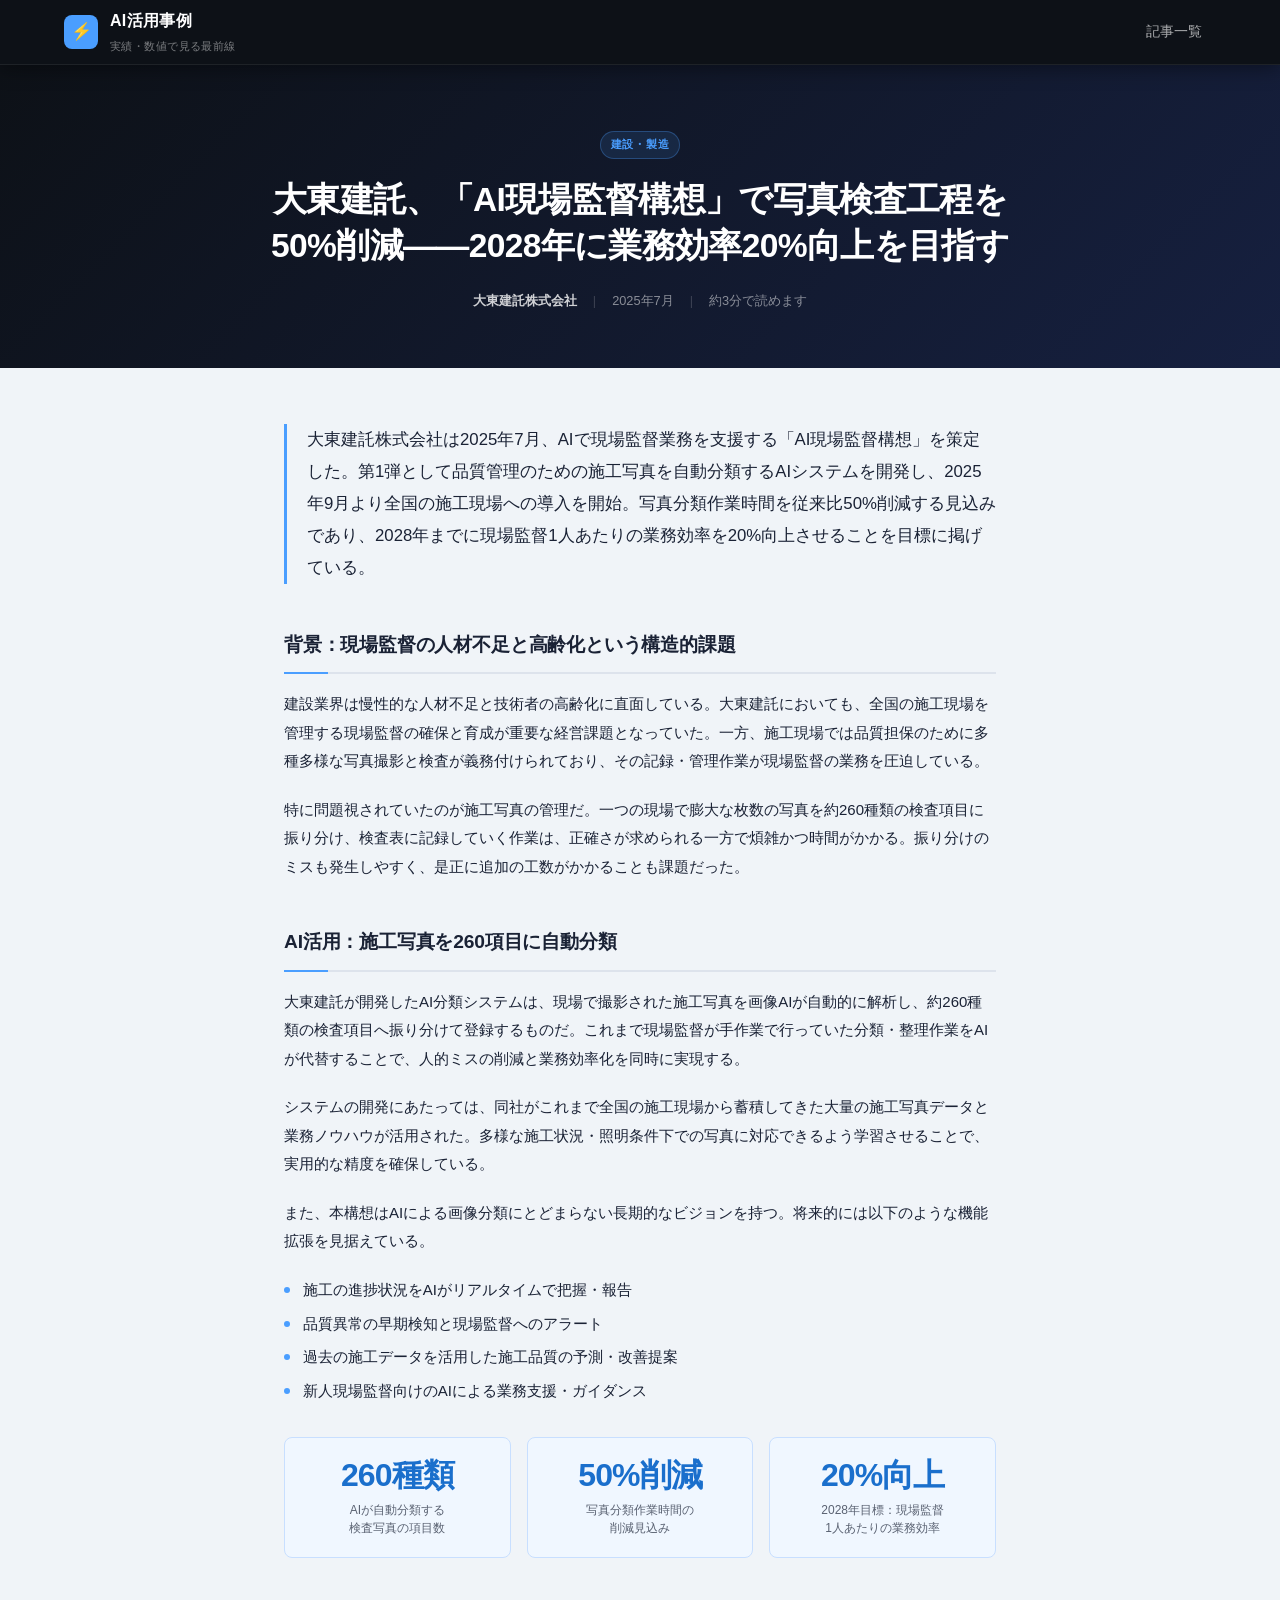
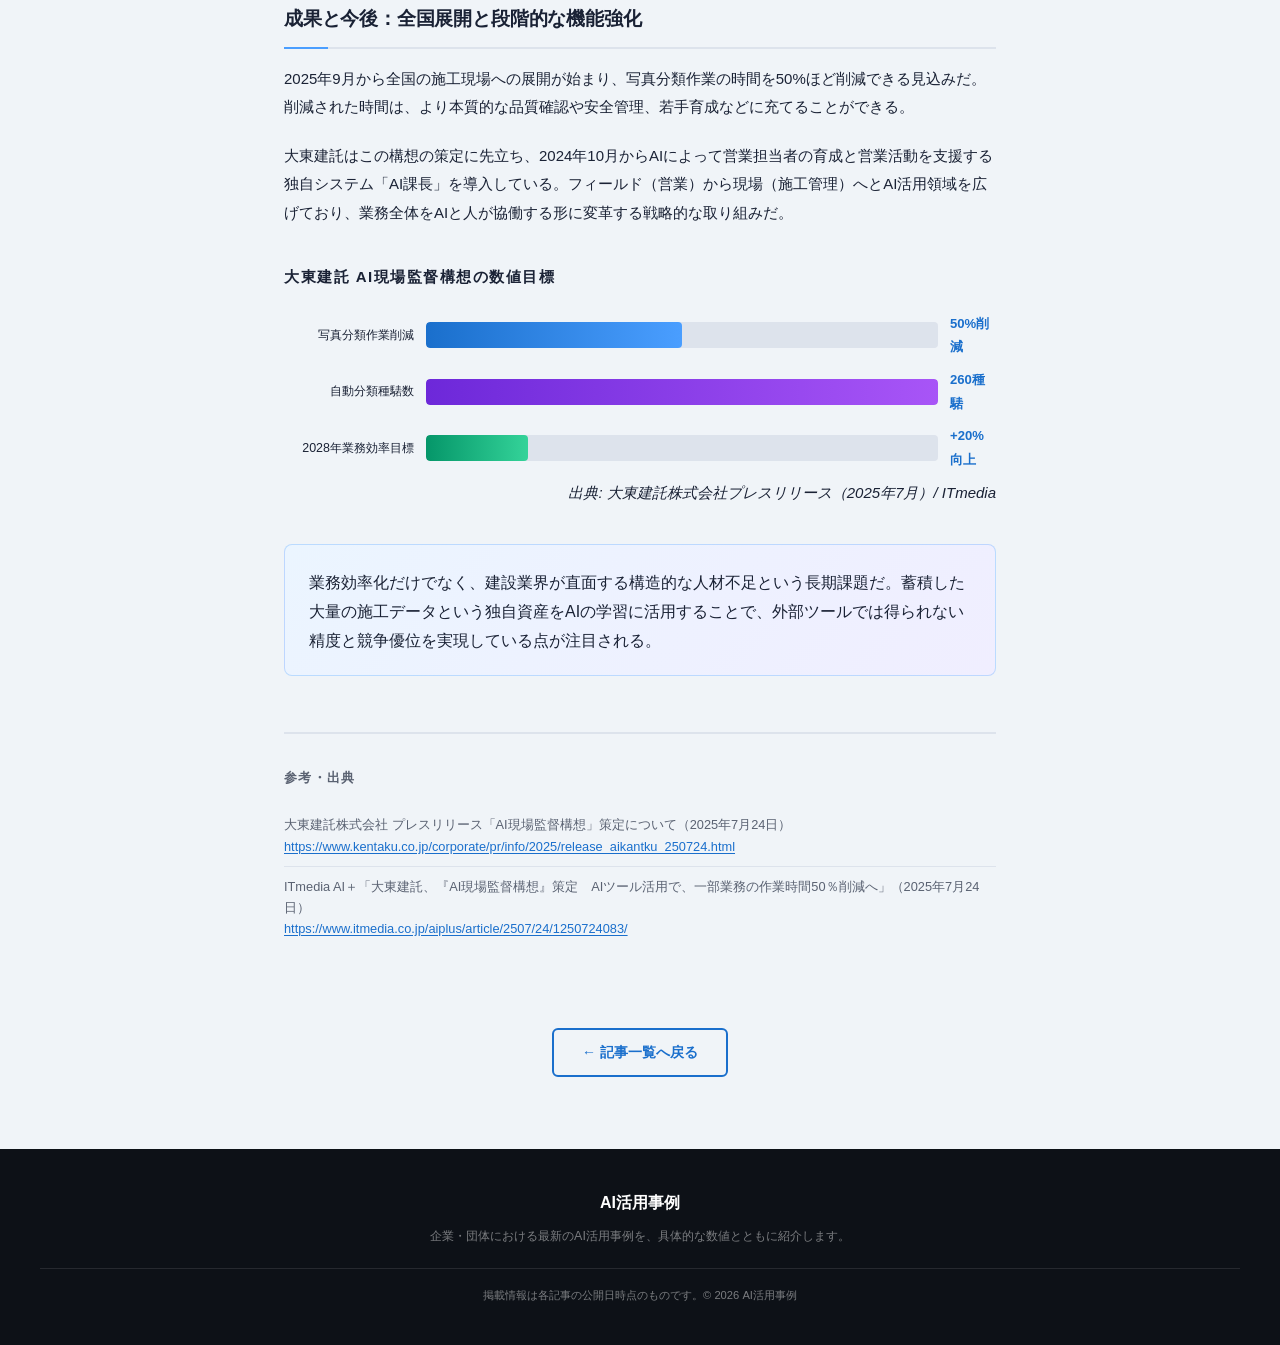
<file: articles/04-daikentaku-ai.html>
<!DOCTYPE html>
<html lang="ja">
  <head>
    <meta charset="UTF-8" />
    <meta name="viewport" content="width=device-width, initial-scale=1.0" />
    <meta
      name="description"
      content="大東建託が「AI現場監督構想」を策定。施工写真の分類作業時間を50%削減し、2028年までに現場監督の業務効率20%向上を目指す取り組みを詳しく解説。"
    />
    <title>大東建託「AI現場監督構想」で写真検査50%削減 | AI活用事例</title>
    <link rel="stylesheet" href="../assets/css/style.css" />
  </head>
  <body>
    <div id="progress-bar"></div>

    <header class="site-header">
      <div class="header-inner">
        <a href="../index.html" class="site-logo">
          <div class="site-logo-icon">⚡</div>
          <div>
            <span class="site-logo-name">AI活用事例</span>
            <span class="site-logo-sub">実績・数値で見る最前線</span>
          </div>
        </a>
        <nav class="header-nav">
          <a href="../index.html" class="nav-link">記事一覧</a>
        </nav>
      </div>
    </header>

    <main>
      <div class="article-header">
        <span class="tag">建設・製造</span>
        <h1 class="article-title">
          大東建託、「AI現場監督構想」で写真検査工程を50%削減——2028年に業務効率20%向上を目指す
        </h1>
        <div class="article-meta">
          <span class="article-company">大東建託株式会社</span>
          <span class="article-meta-sep">|</span>
          <span>2025年7月</span>
          <span class="article-meta-sep">|</span>
          <span class="js-reading-time">読込中...</span>
        </div>
      </div>

      <div class="article-container">
        <p class="article-lead">
          大東建託株式会社は2025年7月、AIで現場監督業務を支援する「AI現場監督構想」を策定した。第1弾として品質管理のための施工写真を自動分類するAIシステムを開発し、2025年9月より全国の施工現場への導入を開始。写真分類作業時間を従来比50%削減する見込みであり、2028年までに現場監督1人あたりの業務効率を20%向上させることを目標に掲げている。
        </p>

        <div class="article-body">
          <h2>背景：現場監督の人材不足と高齢化という構造的課題</h2>
          <p>
            建設業界は慢性的な人材不足と技術者の高齢化に直面している。大東建託においても、全国の施工現場を管理する現場監督の確保と育成が重要な経営課題となっていた。一方、施工現場では品質担保のために多種多様な写真撮影と検査が義務付けられており、その記録・管理作業が現場監督の業務を圧迫している。
          </p>
          <p>
            特に問題視されていたのが施工写真の管理だ。一つの現場で膨大な枚数の写真を約260種類の検査項目に振り分け、検査表に記録していく作業は、正確さが求められる一方で煩雑かつ時間がかかる。振り分けのミスも発生しやすく、是正に追加の工数がかかることも課題だった。
          </p>

          <h2>AI活用：施工写真を260項目に自動分類</h2>
          <p>
            大東建託が開発したAI分類システムは、現場で撮影された施工写真を画像AIが自動的に解析し、約260種類の検査項目へ振り分けて登録するものだ。これまで現場監督が手作業で行っていた分類・整理作業をAIが代替することで、人的ミスの削減と業務効率化を同時に実現する。
          </p>
          <p>
            システムの開発にあたっては、同社がこれまで全国の施工現場から蓄積してきた大量の施工写真データと業務ノウハウが活用された。多様な施工状況・照明条件下での写真に対応できるよう学習させることで、実用的な精度を確保している。
          </p>
          <p>
            また、本構想はAIによる画像分類にとどまらない長期的なビジョンを持つ。将来的には以下のような機能拡張を見据えている。
          </p>
          <ul>
            <li>施工の進捗状況をAIがリアルタイムで把握・報告</li>
            <li>品質異常の早期検知と現場監督へのアラート</li>
            <li>過去の施工データを活用した施工品質の予測・改善提案</li>
            <li>新人現場監督向けのAIによる業務支援・ガイダンス</li>
          </ul>

          <div class="stat-grid">
            <div class="stat-card">
              <div class="stat-card-num">260種類</div>
              <div class="stat-card-label">
                AIが自動分類する<br />検査写真の項目数
              </div>
            </div>
            <div class="stat-card">
              <div class="stat-card-num">50%削減</div>
              <div class="stat-card-label">
                写真分類作業時間の<br />削減見込み
              </div>
            </div>
            <div class="stat-card">
              <div class="stat-card-num">20%向上</div>
              <div class="stat-card-label">
                2028年目標：現場監督<br />1人あたりの業務効率
              </div>
            </div>
          </div>

          <h2>成果と今後：全国展開と段階的な機能強化</h2>
          <p>
            2025年9月から全国の施工現場への展開が始まり、写真分類作業の時間を50%ほど削減できる見込みだ。削減された時間は、より本質的な品質確認や安全管理、若手育成などに充てることができる。
          </p>
          <p>
            大東建託はこの構想の策定に先立ち、2024年10月からAIによって営業担当者の育成と営業活動を支援する独自システム「AI課長」を導入している。フィールド（営業）から現場（施工管理）へとAI活用領域を広げており、業務全体をAIと人が協働する形に変革する戦略的な取り組みだ。
          </p>

          <div class="chart-section">
            <p class="chart-section-title">大東建託 AI現場監督構想の数値目標</p>
            <div class="bar-chart">
              <div class="bar-chart-row">
                <span class="bar-chart-label">写真分類作業削減</span>
                <div class="bar-chart-track">
                  <div class="bar-chart-fill" style="width:50%"></div>
                </div>
                <span class="bar-chart-value">50%削減</span>
              </div>
              <div class="bar-chart-row">
                <span class="bar-chart-label">自動分類種騞数</span>
                <div class="bar-chart-track">
                  <div class="bar-chart-fill bar-chart-fill--purple" style="width:100%"></div>
                </div>
                <span class="bar-chart-value">260種騞</span>
              </div>
              <div class="bar-chart-row">
                <span class="bar-chart-label">2028年業務効率目標</span>
                <div class="bar-chart-track">
                  <div class="bar-chart-fill bar-chart-fill--green" style="width:20%"></div>
                </div>
                <span class="bar-chart-value">+20%向上</span>
              </div>
            </div>
            <p class="chart-note">出典: 大東建託株式会社プレスリリース（2025年7月）/ ITmedia</p>
          </div>

          <div class="key-box">業務効率化だけでなく、建設業界が直面する構造的な人材不足という長期課題だ。蓄積した大量の施工データという独自資産をAIの学習に活用することで、外部ツールでは得られない精度と競争優位を実現している点が注目される。
            </p>
          </div>
        </div>

        <div class="article-references">
          <h3>参考・出典</h3>
          <ul class="ref-list">
            <li>
              大東建託株式会社
              プレスリリース「AI現場監督構想」策定について（2025年7月24日）<br />
              <a
                href="https://www.kentaku.co.jp/corporate/pr/info/2025/release_aikantku_250724.html"
                target="_blank"
                rel="noopener noreferrer"
                >https://www.kentaku.co.jp/corporate/pr/info/2025/release_aikantku_250724.html</a
              >
            </li>
            <li>
              ITmedia
              AI＋「大東建託、『AI現場監督構想』策定　AIツール活用で、一部業務の作業時間50％削減へ」（2025年7月24日）<br />
              <a
                href="https://www.itmedia.co.jp/aiplus/article/2507/24/1250724083/"
                target="_blank"
                rel="noopener noreferrer"
                >https://www.itmedia.co.jp/aiplus/article/2507/24/1250724083/</a
              >
            </li>
          </ul>
        </div>
      </div>

      <nav class="article-nav">
        <a href="../index.html" class="btn-back">← 記事一覧へ戻る</a>
      </nav>
    </main>

    <footer class="site-footer">
      <div class="footer-inner">
        <p class="footer-logo">AI活用事例</p>
        <p class="footer-desc">
          企業・団体における最新のAI活用事例を、具体的な数値とともに紹介します。
        </p>
        <p class="footer-copy">
          掲載情報は各記事の公開日時点のものです。© 2026 AI活用事例
        </p>
      </div>
    </footer>

    <script src="../assets/js/main.js"></script>
  </body>
</html>
</file>
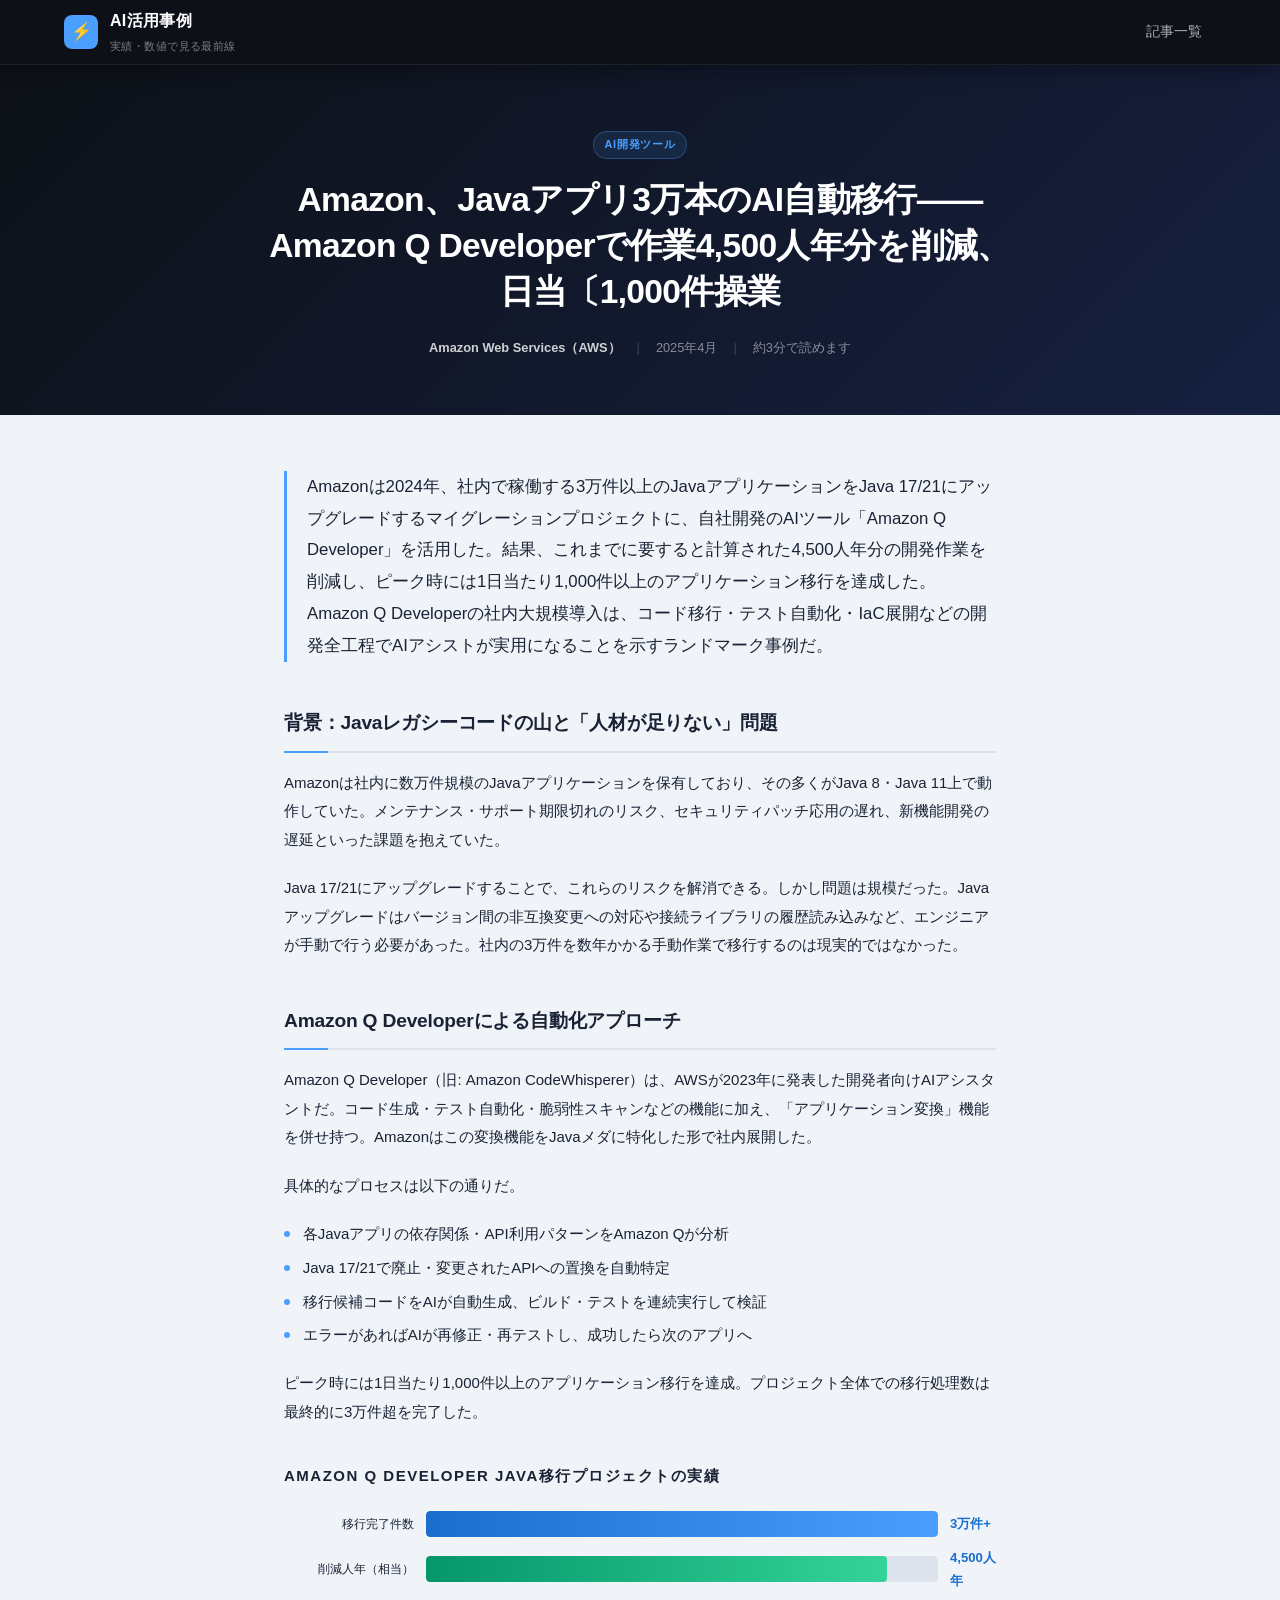
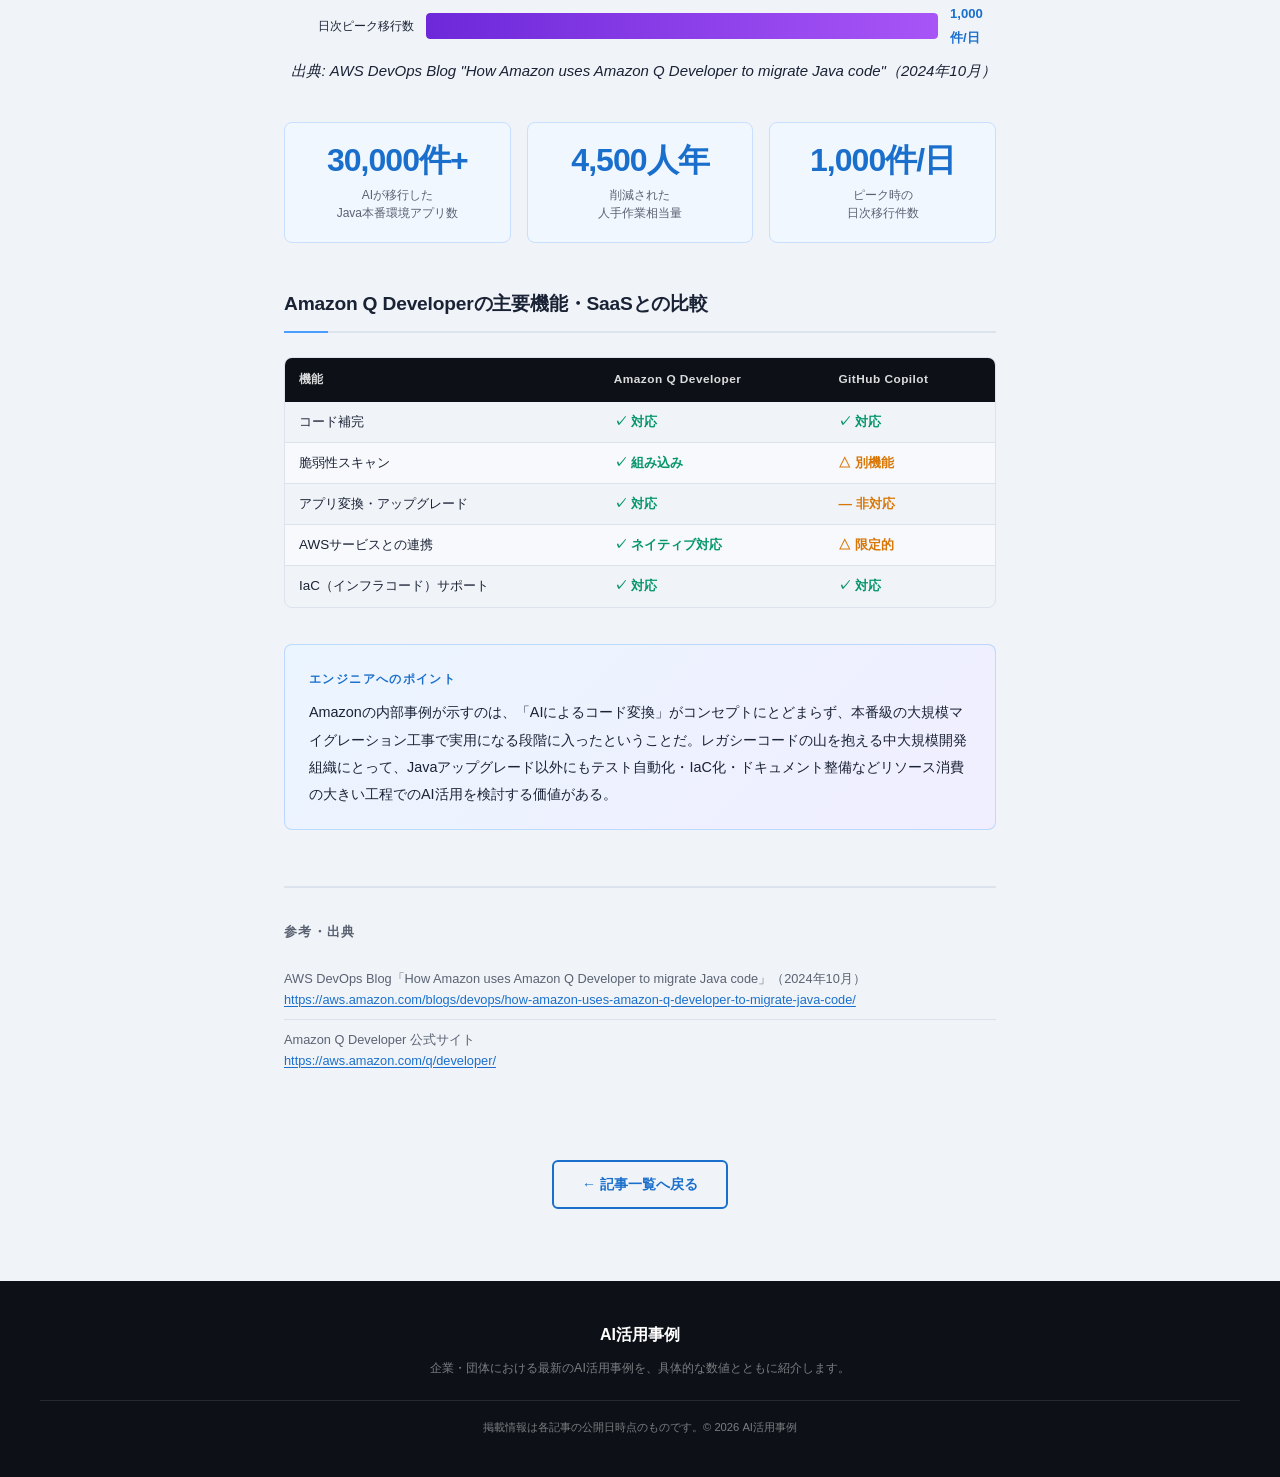
<file: articles/05-mizuho-agent-factory.html>
<!DOCTYPE html>
<html lang="ja">
  <head>
    <meta charset="UTF-8" />
    <meta name="viewport" content="width=device-width, initial-scale=1.0" />
    <meta
      name="description"
      content="Amazonが社内Javaアプリ3万本のJava 17メダをAmazon Q Developerで自動化。4,500人年分の開発作業を削減。AI開発ツール活用の最大規模な社内導入事例。"
    />
    <title>Amazon、Q DeveloperでJavaアプリ3万本を移行——4,500人年分の作業を削減 | AI活用事例</title>
    <link rel="stylesheet" href="../assets/css/style.css" />
  </head>
  <body>
    <div id="progress-bar"></div>

    <header class="site-header">
      <div class="header-inner">
        <a href="../index.html" class="site-logo">
          <div class="site-logo-icon">⚡</div>
          <div>
            <span class="site-logo-name">AI活用事例</span>
            <span class="site-logo-sub">実績・数値で見る最前線</span>
          </div>
        </a>
        <nav class="header-nav">
          <a href="../index.html" class="nav-link">記事一覧</a>
        </nav>
      </div>
    </header>

    <main>
      <div class="article-header">
        <span class="tag">AI開発ツール</span>
        <h1 class="article-title">
          Amazon、Javaアプリ3万本のAI自動移行——Amazon Q Developerで作業4,500人年分を削減、日当〔1,000件操業
        </h1>
        <div class="article-meta">
          <span class="article-company">Amazon Web Services（AWS）</span>
          <span class="article-meta-sep">|</span>
          <span>2025年4月</span>
          <span class="article-meta-sep">|</span>
          <span class="js-reading-time">読込中...</span>
        </div>
      </div>

      <div class="article-container">
        <p class="article-lead">
          Amazonは2024年、社内で稼働する3万件以上のJavaアプリケーションをJava 17/21にアップグレードするマイグレーションプロジェクトに、自社開発のAIツール「Amazon Q Developer」を活用した。結果、これまでに要すると計算された4,500人年分の開発作業を削減し、ピーク時には1日当たり1,000件以上のアプリケーション移行を達成した。Amazon Q Developerの社内大規模導入は、コード移行・テスト自動化・IaC展開などの開発全工程でAIアシストが実用になることを示すランドマーク事例だ。
        </p>

        <div class="article-body">
          <h2>背景：Javaレガシーコードの山と「人材が足りない」問題</h2>
          <p>
            Amazonは社内に数万件規模のJavaアプリケーションを保有しており、その多くがJava 8・Java 11上で動作していた。メンテナンス・サポート期限切れのリスク、セキュリティパッチ応用の遅れ、新機能開発の遅延といった課題を抱えていた。
          </p>
          <p>
            Java 17/21にアップグレードすることで、これらのリスクを解消できる。しかし問題は規模だった。Javaアップグレードはバージョン間の非互換変更への対応や接続ライブラリの履歴読み込みなど、エンジニアが手動で行う必要があった。社内の3万件を数年かかる手動作業で移行するのは現実的ではなかった。
          </p>

          <h2>Amazon Q Developerによる自動化アプローチ</h2>
          <p>
            Amazon Q Developer（旧: Amazon CodeWhisperer）は、AWSが2023年に発表した開発者向けAIアシスタントだ。コード生成・テスト自動化・脆弱性スキャンなどの機能に加え、「アプリケーション変換」機能を併せ持つ。Amazonはこの変換機能をJavaメダに特化した形で社内展開した。
          </p>
          <p>
            具体的なプロセスは以下の通りだ。
          </p>
          <ul>
            <li>各Javaアプリの依存関係・API利用パターンをAmazon Qが分析</li>
            <li>Java 17/21で廃止・変更されたAPIへの置換を自動特定</li>
            <li>移行候補コードをAIが自動生成、ビルド・テストを連続実行して検証</li>
            <li>エラーがあればAIが再修正・再テストし、成功したら次のアプリへ</li>
          </ul>
          <p>
            ピーク時には1日当たり1,000件以上のアプリケーション移行を達成。プロジェクト全体での移行処理数は最終的に3万件超を完了した。
          </p>

          <div class="chart-section">
            <p class="chart-section-title">Amazon Q Developer Java移行プロジェクトの実績</p>
            <div class="bar-chart">
              <div class="bar-chart-row">
                <span class="bar-chart-label">移行完了件数</span>
                <div class="bar-chart-track">
                  <div class="bar-chart-fill" style="width:100%"></div>
                </div>
                <span class="bar-chart-value">3万件+</span>
              </div>
              <div class="bar-chart-row">
                <span class="bar-chart-label">削減人年（相当）</span>
                <div class="bar-chart-track">
                  <div class="bar-chart-fill bar-chart-fill--green" style="width:90%"></div>
                </div>
                <span class="bar-chart-value">4,500人年</span>
              </div>
              <div class="bar-chart-row">
                <span class="bar-chart-label">日次ピーク移行数</span>
                <div class="bar-chart-track">
                  <div class="bar-chart-fill bar-chart-fill--purple" style="width:100%"></div>
                </div>
                <span class="bar-chart-value">1,000件/日</span>
              </div>
            </div>
            <p class="chart-note">出典: AWS DevOps Blog "How Amazon uses Amazon Q Developer to migrate Java code"（2024年10月）</p>
          </div>

          <div class="stat-grid">
            <div class="stat-card">
              <div class="stat-card-num">30,000件+</div>
              <div class="stat-card-label">AIが移行した<br />Java本番環境アプリ数</div>
            </div>
            <div class="stat-card">
              <div class="stat-card-num">4,500人年</div>
              <div class="stat-card-label">削減された<br />人手作業相当量</div>
            </div>
            <div class="stat-card">
              <div class="stat-card-num">1,000件/日</div>
              <div class="stat-card-label">ピーク時の<br />日次移行件数</div>
            </div>
          </div>

          <h2>Amazon Q Developerの主要機能・SaaSとの比較</h2>
          <div class="table-wrap">
            <table class="data-table">
              <thead>
                <tr>
                  <th>機能</th>
                  <th>Amazon Q Developer</th>
                  <th>GitHub Copilot</th>
                </tr>
              </thead>
              <tbody>
                <tr>
                  <td>コード補完</td>
                  <td class="td-good">✓ 対応</td>
                  <td class="td-good">✓ 対応</td>
                </tr>
                <tr>
                  <td>脆弱性スキャン</td>
                  <td class="td-good">✓ 組み込み</td>
                  <td class="td-warn">△ 別機能</td>
                </tr>
                <tr>
                  <td>アプリ変換・アップグレード</td>
                  <td class="td-good">✓ 対応</td>
                  <td class="td-warn">— 非対応</td>
                </tr>
                <tr>
                  <td>AWSサービスとの連携</td>
                  <td class="td-good">✓ ネイティブ対応</td>
                  <td class="td-warn">△ 限定的</td>
                </tr>
                <tr>
                  <td>IaC（インフラコード）サポート</td>
                  <td class="td-good">✓ 対応</td>
                  <td class="td-good">✓ 対応</td>
                </tr>
              </tbody>
            </table>
          </div>

          <div class="key-box">
            <div class="key-box-title">エンジニアへのポイント</div>
            <p>
              Amazonの内部事例が示すのは、「AIによるコード変換」がコンセプトにとどまらず、本番級の大規模マイグレーション工事で実用になる段階に入ったということだ。レガシーコードの山を抱える中大規模開発組織にとって、Javaアップグレード以外にもテスト自動化・IaC化・ドキュメント整備などリソース消費の大きい工程でのAI活用を検討する価値がある。
            </p>
          </div>
        </div>

        <div class="article-references">
          <h3>参考・出典</h3>
          <ul class="ref-list">
            <li>
              AWS DevOps Blog「How Amazon uses Amazon Q Developer to migrate Java code」（2024年10月）<br />
              <a
                href="https://aws.amazon.com/blogs/devops/how-amazon-uses-amazon-q-developer-to-migrate-java-code/"
                target="_blank"
                rel="noopener noreferrer"
                >https://aws.amazon.com/blogs/devops/how-amazon-uses-amazon-q-developer-to-migrate-java-code/</a
              >
            </li>
            <li>
              Amazon Q Developer 公式サイト<br />
              <a
                href="https://aws.amazon.com/q/developer/"
                target="_blank"
                rel="noopener noreferrer"
                >https://aws.amazon.com/q/developer/</a
              >
            </li>
          </ul>
        </div>
      </div>

      <nav class="article-nav">
        <a href="../index.html" class="btn-back">← 記事一覧へ戻る</a>
      </nav>
    </main>

    <footer class="site-footer">
      <div class="footer-inner">
        <p class="footer-logo">AI活用事例</p>
        <p class="footer-desc">
          企業・団体における最新のAI活用事例を、具体的な数値とともに紹介します。
        </p>
        <p class="footer-copy">
          掲載情報は各記事の公開日時点のものです。© 2026 AI活用事例
        </p>
      </div>
    </footer>

    <script src="../assets/js/main.js"></script>
  </body>
</html>
</file>
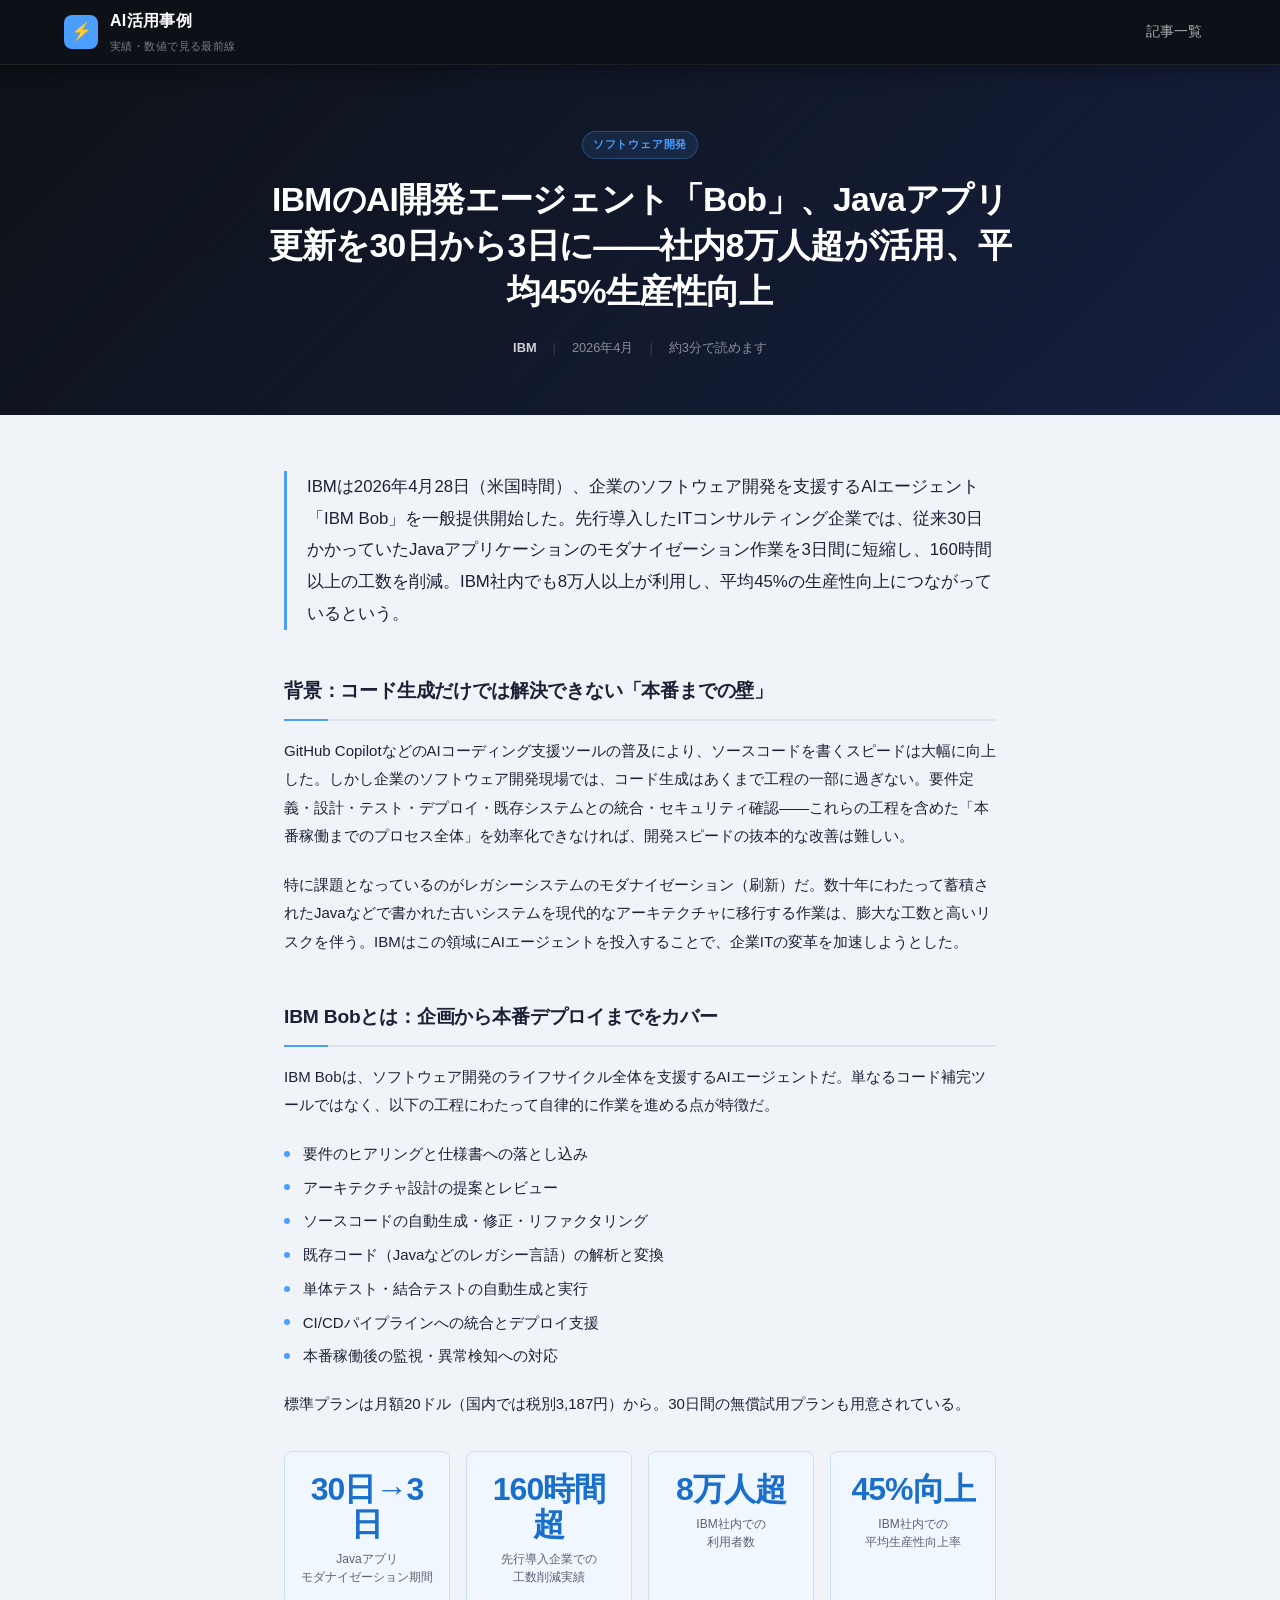
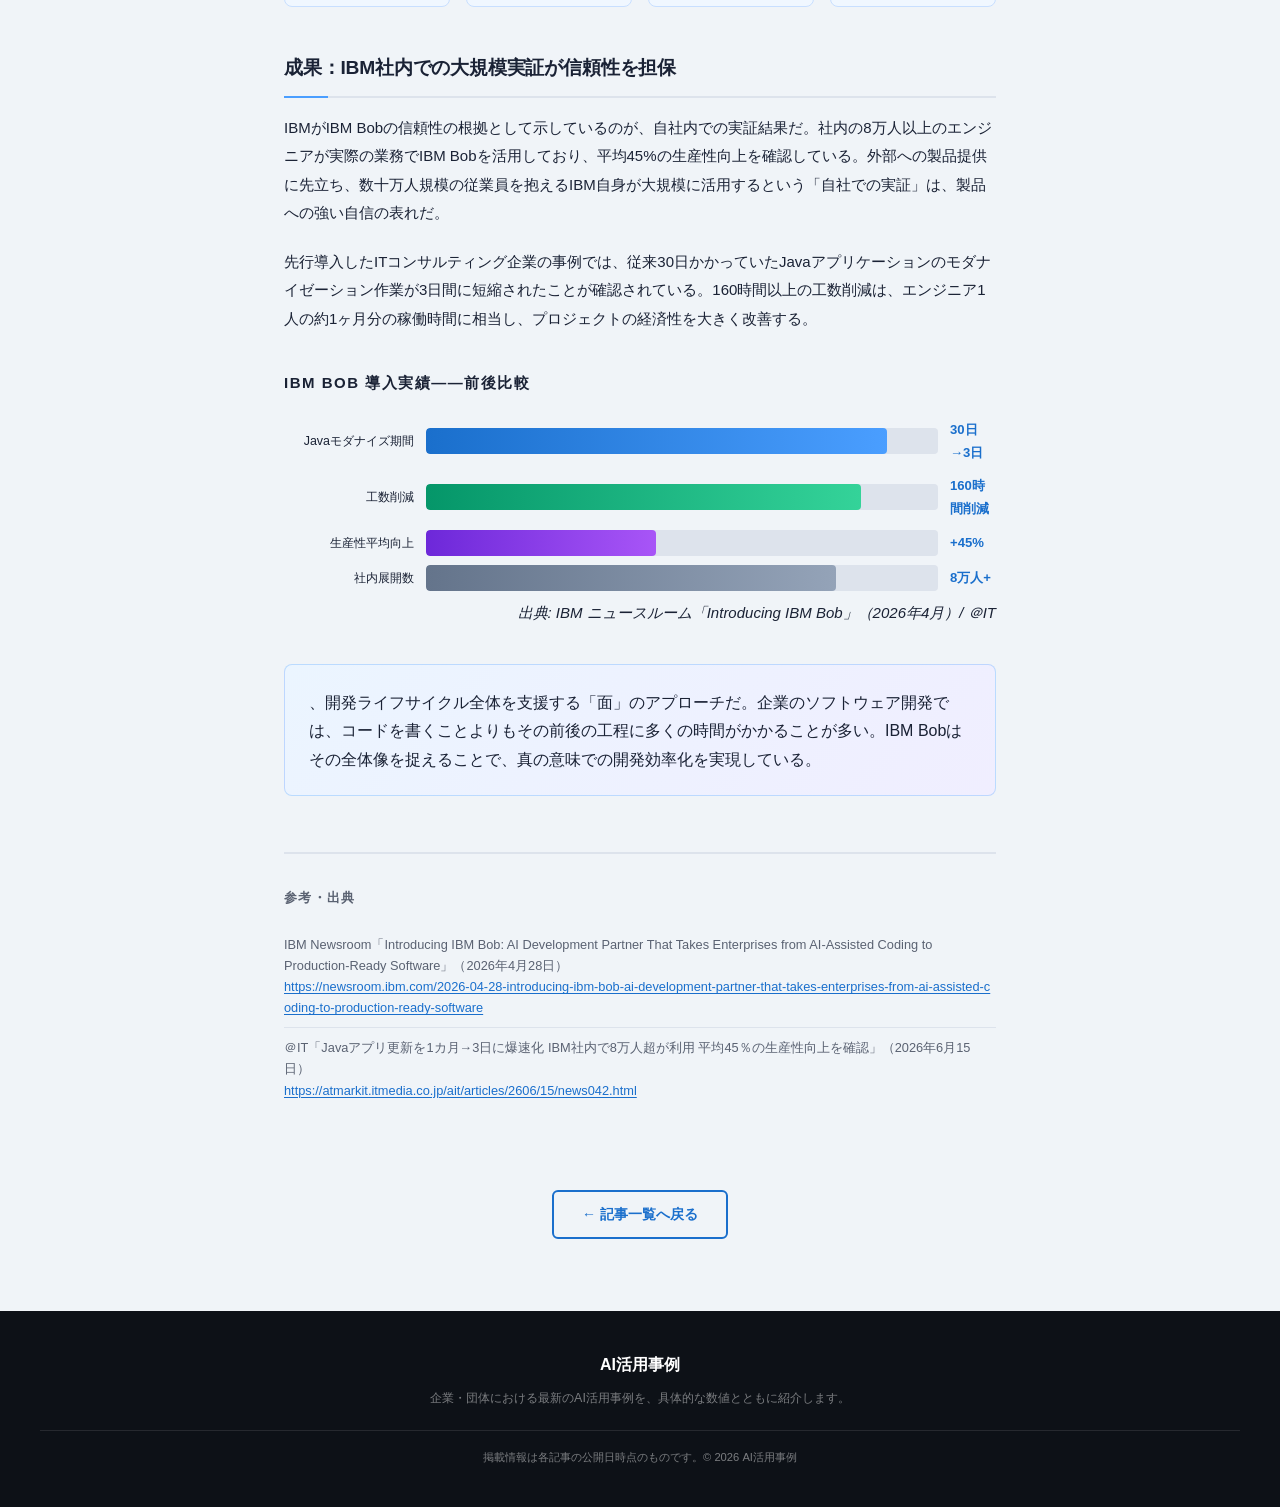
<file: articles/06-ibm-bob.html>
<!DOCTYPE html>
<html lang="ja">
  <head>
    <meta charset="UTF-8" />
    <meta name="viewport" content="width=device-width, initial-scale=1.0" />
    <meta
      name="description"
      content="IBMのAI開発エージェント「IBM Bob」がJavaアプリ更新を30日から3日に短縮。社内8万人超が利用し、平均45%の生産性向上を達成した事例を解説。"
    />
    <title>IBM Bob、Javaアプリ更新を30日から3日に短縮 | AI活用事例</title>
    <link rel="stylesheet" href="../assets/css/style.css" />
  </head>
  <body>
    <div id="progress-bar"></div>

    <header class="site-header">
      <div class="header-inner">
        <a href="../index.html" class="site-logo">
          <div class="site-logo-icon">⚡</div>
          <div>
            <span class="site-logo-name">AI活用事例</span>
            <span class="site-logo-sub">実績・数値で見る最前線</span>
          </div>
        </a>
        <nav class="header-nav">
          <a href="../index.html" class="nav-link">記事一覧</a>
        </nav>
      </div>
    </header>

    <main>
      <div class="article-header">
        <span class="tag">ソフトウェア開発</span>
        <h1 class="article-title">
          IBMのAI開発エージェント「Bob」、Javaアプリ更新を30日から3日に——社内8万人超が活用、平均45%生産性向上
        </h1>
        <div class="article-meta">
          <span class="article-company">IBM</span>
          <span class="article-meta-sep">|</span>
          <span>2026年4月</span>
          <span class="article-meta-sep">|</span>
          <span class="js-reading-time">読込中...</span>
        </div>
      </div>

      <div class="article-container">
        <p class="article-lead">
          IBMは2026年4月28日（米国時間）、企業のソフトウェア開発を支援するAIエージェント「IBM
          Bob」を一般提供開始した。先行導入したITコンサルティング企業では、従来30日かかっていたJavaアプリケーションのモダナイゼーション作業を3日間に短縮し、160時間以上の工数を削減。IBM社内でも8万人以上が利用し、平均45%の生産性向上につながっているという。
        </p>

        <div class="article-body">
          <h2>背景：コード生成だけでは解決できない「本番までの壁」</h2>
          <p>
            GitHub
            CopilotなどのAIコーディング支援ツールの普及により、ソースコードを書くスピードは大幅に向上した。しかし企業のソフトウェア開発現場では、コード生成はあくまで工程の一部に過ぎない。要件定義・設計・テスト・デプロイ・既存システムとの統合・セキュリティ確認——これらの工程を含めた「本番稼働までのプロセス全体」を効率化できなければ、開発スピードの抜本的な改善は難しい。
          </p>
          <p>
            特に課題となっているのがレガシーシステムのモダナイゼーション（刷新）だ。数十年にわたって蓄積されたJavaなどで書かれた古いシステムを現代的なアーキテクチャに移行する作業は、膨大な工数と高いリスクを伴う。IBMはこの領域にAIエージェントを投入することで、企業ITの変革を加速しようとした。
          </p>

          <h2>IBM Bobとは：企画から本番デプロイまでをカバー</h2>
          <p>
            IBM
            Bobは、ソフトウェア開発のライフサイクル全体を支援するAIエージェントだ。単なるコード補完ツールではなく、以下の工程にわたって自律的に作業を進める点が特徴だ。
          </p>
          <ul>
            <li>要件のヒアリングと仕様書への落とし込み</li>
            <li>アーキテクチャ設計の提案とレビュー</li>
            <li>ソースコードの自動生成・修正・リファクタリング</li>
            <li>既存コード（Javaなどのレガシー言語）の解析と変換</li>
            <li>単体テスト・結合テストの自動生成と実行</li>
            <li>CI/CDパイプラインへの統合とデプロイ支援</li>
            <li>本番稼働後の監視・異常検知への対応</li>
          </ul>
          <p>
            標準プランは月額20ドル（国内では税別3,187円）から。30日間の無償試用プランも用意されている。
          </p>

          <div class="stat-grid">
            <div class="stat-card">
              <div class="stat-card-num">30日→3日</div>
              <div class="stat-card-label">
                Javaアプリ<br />モダナイゼーション期間
              </div>
            </div>
            <div class="stat-card">
              <div class="stat-card-num">160時間超</div>
              <div class="stat-card-label">
                先行導入企業での<br />工数削減実績
              </div>
            </div>
            <div class="stat-card">
              <div class="stat-card-num">8万人超</div>
              <div class="stat-card-label">IBM社内での<br />利用者数</div>
            </div>
            <div class="stat-card">
              <div class="stat-card-num">45%向上</div>
              <div class="stat-card-label">
                IBM社内での<br />平均生産性向上率
              </div>
            </div>
          </div>

          <h2>成果：IBM社内での大規模実証が信頼性を担保</h2>
          <p>
            IBMがIBM
            Bobの信頼性の根拠として示しているのが、自社内での実証結果だ。社内の8万人以上のエンジニアが実際の業務でIBM
            Bobを活用しており、平均45%の生産性向上を確認している。外部への製品提供に先立ち、数十万人規模の従業員を抱えるIBM自身が大規模に活用するという「自社での実証」は、製品への強い自信の表れだ。
          </p>
          <p>
            先行導入したITコンサルティング企業の事例では、従来30日かかっていたJavaアプリケーションのモダナイゼーション作業が3日間に短縮されたことが確認されている。160時間以上の工数削減は、エンジニア1人の約1ヶ月分の稼働時間に相当し、プロジェクトの経済性を大きく改善する。
          </p>

          <div class="chart-section">
            <p class="chart-section-title">IBM Bob 導入実績——前後比較</p>
            <div class="bar-chart">
              <div class="bar-chart-row">
                <span class="bar-chart-label">Javaモダナイズ期間</span>
                <div class="bar-chart-track">
                  <div class="bar-chart-fill" style="width:90%"></div>
                </div>
                <span class="bar-chart-value">30日→3日</span>
              </div>
              <div class="bar-chart-row">
                <span class="bar-chart-label">工数削減</span>
                <div class="bar-chart-track">
                  <div class="bar-chart-fill bar-chart-fill--green" style="width:85%"></div>
                </div>
                <span class="bar-chart-value">160時間削減</span>
              </div>
              <div class="bar-chart-row">
                <span class="bar-chart-label">生産性平均向上</span>
                <div class="bar-chart-track">
                  <div class="bar-chart-fill bar-chart-fill--purple" style="width:45%"></div>
                </div>
                <span class="bar-chart-value">+45%</span>
              </div>
              <div class="bar-chart-row">
                <span class="bar-chart-label">社内展開数</span>
                <div class="bar-chart-track">
                  <div class="bar-chart-fill bar-chart-fill--muted" style="width:80%"></div>
                </div>
                <span class="bar-chart-value">8万人+</span>
              </div>
            </div>
            <p class="chart-note">出典: IBM ニュースルーム「Introducing IBM Bob」（2026年4月）/ ＠IT</p>
          </div>

          <div class="key-box">、開発ライフサイクル全体を支援する「面」のアプローチだ。企業のソフトウェア開発では、コードを書くことよりもその前後の工程に多くの時間がかかることが多い。IBM
              Bobはその全体像を捉えることで、真の意味での開発効率化を実現している。
            </p>
          </div>
        </div>

        <div class="article-references">
          <h3>参考・出典</h3>
          <ul class="ref-list">
            <li>
              IBM Newsroom「Introducing IBM Bob: AI Development Partner That
              Takes Enterprises from AI-Assisted Coding to Production-Ready
              Software」（2026年4月28日）<br />
              <a
                href="https://newsroom.ibm.com/2026-04-28-introducing-ibm-bob-ai-development-partner-that-takes-enterprises-from-ai-assisted-coding-to-production-ready-software"
                target="_blank"
                rel="noopener noreferrer"
                >https://newsroom.ibm.com/2026-04-28-introducing-ibm-bob-ai-development-partner-that-takes-enterprises-from-ai-assisted-coding-to-production-ready-software</a
              >
            </li>
            <li>
              ＠IT「Javaアプリ更新を1カ月→3日に爆速化 IBM社内で8万人超が利用
              平均45％の生産性向上を確認」（2026年6月15日）<br />
              <a
                href="https://atmarkit.itmedia.co.jp/ait/articles/2606/15/news042.html"
                target="_blank"
                rel="noopener noreferrer"
                >https://atmarkit.itmedia.co.jp/ait/articles/2606/15/news042.html</a
              >
            </li>
          </ul>
        </div>
      </div>

      <nav class="article-nav">
        <a href="../index.html" class="btn-back">← 記事一覧へ戻る</a>
      </nav>
    </main>

    <footer class="site-footer">
      <div class="footer-inner">
        <p class="footer-logo">AI活用事例</p>
        <p class="footer-desc">
          企業・団体における最新のAI活用事例を、具体的な数値とともに紹介します。
        </p>
        <p class="footer-copy">
          掲載情報は各記事の公開日時点のものです。© 2026 AI活用事例
        </p>
      </div>
    </footer>

    <script src="../assets/js/main.js"></script>
  </body>
</html>
</file>
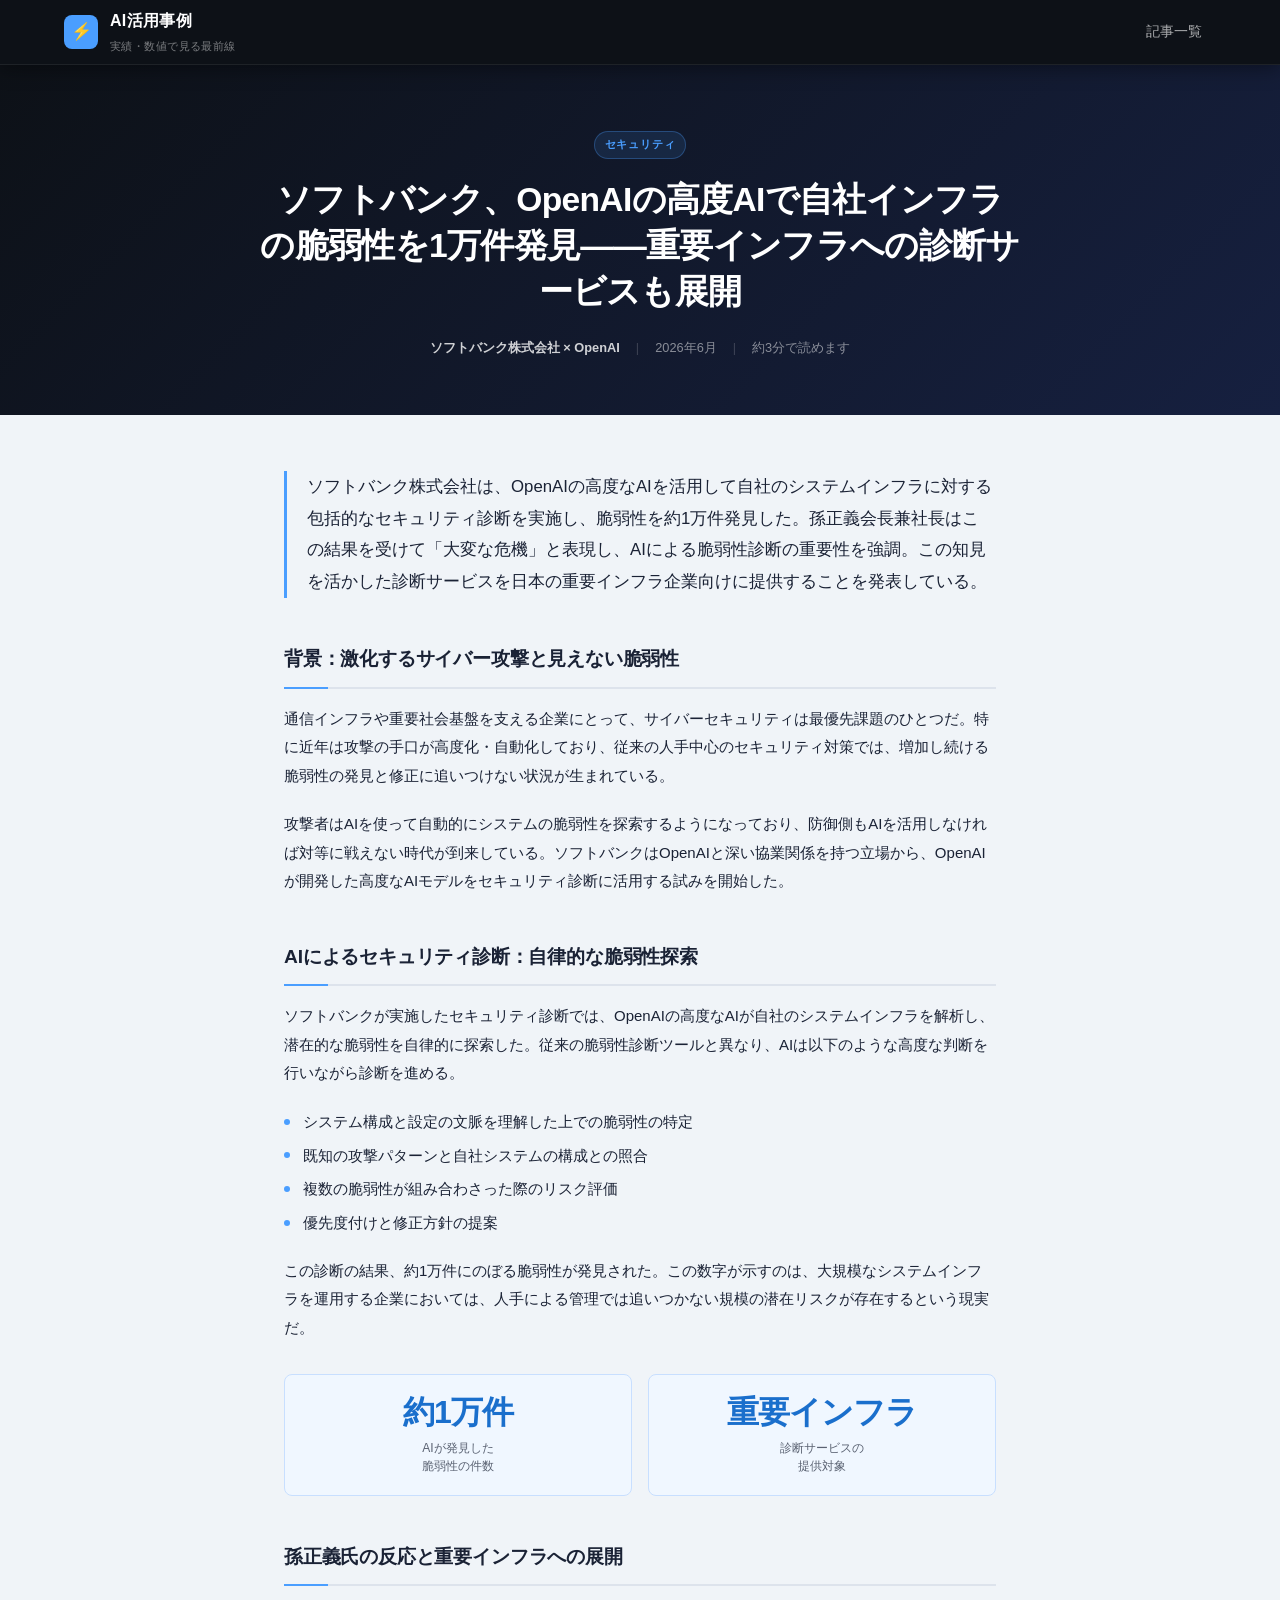
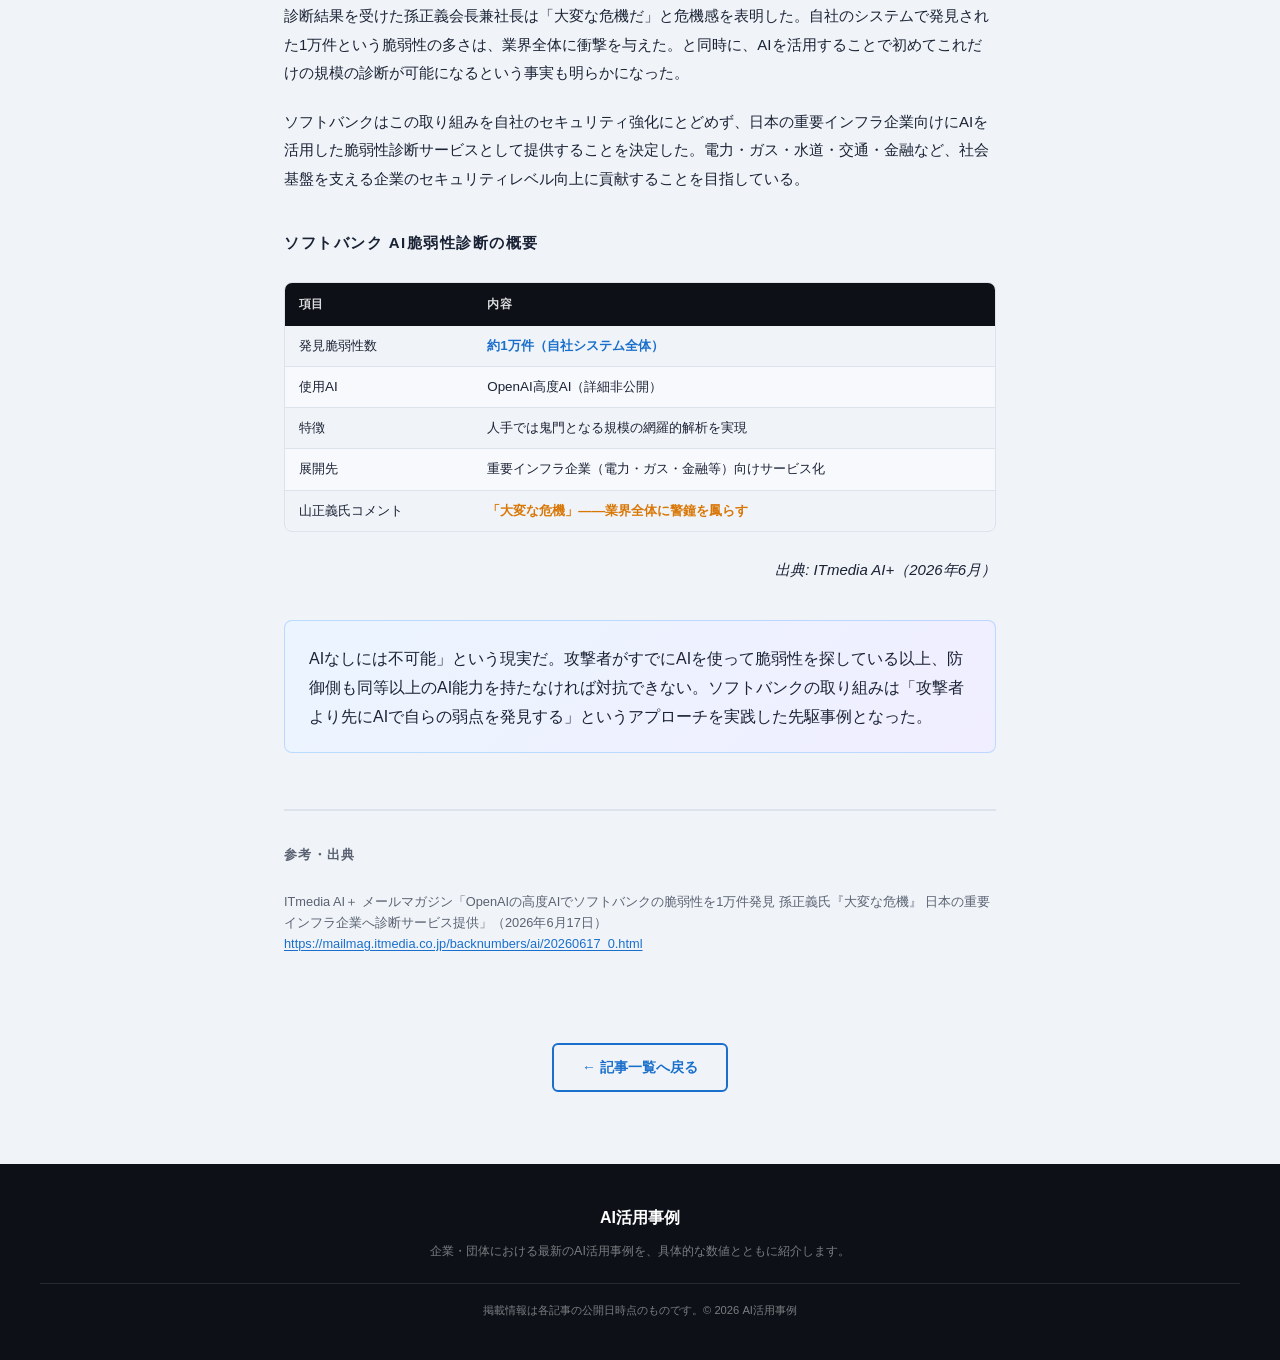
<file: articles/07-softbank-openai-security.html>
<!DOCTYPE html>
<html lang="ja">
  <head>
    <meta charset="UTF-8" />
    <meta name="viewport" content="width=device-width, initial-scale=1.0" />
    <meta
      name="description"
      content="ソフトバンクがOpenAIの高度AIを活用し自社インフラの脆弱性1万件を発見。孫正義氏が「大変な危機」と語り、日本の重要インフラ企業への診断サービスを展開する事例。"
    />
    <title>ソフトバンク、AIで脆弱性1万件を発見 | AI活用事例</title>
    <link rel="stylesheet" href="../assets/css/style.css" />
  </head>
  <body>
    <div id="progress-bar"></div>

    <header class="site-header">
      <div class="header-inner">
        <a href="../index.html" class="site-logo">
          <div class="site-logo-icon">⚡</div>
          <div>
            <span class="site-logo-name">AI活用事例</span>
            <span class="site-logo-sub">実績・数値で見る最前線</span>
          </div>
        </a>
        <nav class="header-nav">
          <a href="../index.html" class="nav-link">記事一覧</a>
        </nav>
      </div>
    </header>

    <main>
      <div class="article-header">
        <span class="tag">セキュリティ</span>
        <h1 class="article-title">
          ソフトバンク、OpenAIの高度AIで自社インフラの脆弱性を1万件発見——重要インフラへの診断サービスも展開
        </h1>
        <div class="article-meta">
          <span class="article-company">ソフトバンク株式会社 × OpenAI</span>
          <span class="article-meta-sep">|</span>
          <span>2026年6月</span>
          <span class="article-meta-sep">|</span>
          <span class="js-reading-time">読込中...</span>
        </div>
      </div>

      <div class="article-container">
        <p class="article-lead">
          ソフトバンク株式会社は、OpenAIの高度なAIを活用して自社のシステムインフラに対する包括的なセキュリティ診断を実施し、脆弱性を約1万件発見した。孫正義会長兼社長はこの結果を受けて「大変な危機」と表現し、AIによる脆弱性診断の重要性を強調。この知見を活かした診断サービスを日本の重要インフラ企業向けに提供することを発表している。
        </p>

        <div class="article-body">
          <h2>背景：激化するサイバー攻撃と見えない脆弱性</h2>
          <p>
            通信インフラや重要社会基盤を支える企業にとって、サイバーセキュリティは最優先課題のひとつだ。特に近年は攻撃の手口が高度化・自動化しており、従来の人手中心のセキュリティ対策では、増加し続ける脆弱性の発見と修正に追いつけない状況が生まれている。
          </p>
          <p>
            攻撃者はAIを使って自動的にシステムの脆弱性を探索するようになっており、防御側もAIを活用しなければ対等に戦えない時代が到来している。ソフトバンクはOpenAIと深い協業関係を持つ立場から、OpenAIが開発した高度なAIモデルをセキュリティ診断に活用する試みを開始した。
          </p>

          <h2>AIによるセキュリティ診断：自律的な脆弱性探索</h2>
          <p>
            ソフトバンクが実施したセキュリティ診断では、OpenAIの高度なAIが自社のシステムインフラを解析し、潜在的な脆弱性を自律的に探索した。従来の脆弱性診断ツールと異なり、AIは以下のような高度な判断を行いながら診断を進める。
          </p>
          <ul>
            <li>システム構成と設定の文脈を理解した上での脆弱性の特定</li>
            <li>既知の攻撃パターンと自社システムの構成との照合</li>
            <li>複数の脆弱性が組み合わさった際のリスク評価</li>
            <li>優先度付けと修正方針の提案</li>
          </ul>
          <p>
            この診断の結果、約1万件にのぼる脆弱性が発見された。この数字が示すのは、大規模なシステムインフラを運用する企業においては、人手による管理では追いつかない規模の潜在リスクが存在するという現実だ。
          </p>

          <div class="stat-grid">
            <div class="stat-card">
              <div class="stat-card-num">約1万件</div>
              <div class="stat-card-label">AIが発見した<br />脆弱性の件数</div>
            </div>
            <div class="stat-card">
              <div class="stat-card-num">重要インフラ</div>
              <div class="stat-card-label">診断サービスの<br />提供対象</div>
            </div>
          </div>

          <h2>孫正義氏の反応と重要インフラへの展開</h2>
          <p>
            診断結果を受けた孫正義会長兼社長は「大変な危機だ」と危機感を表明した。自社のシステムで発見された1万件という脆弱性の多さは、業界全体に衝撃を与えた。と同時に、AIを活用することで初めてこれだけの規模の診断が可能になるという事実も明らかになった。
          </p>
          <p>
            ソフトバンクはこの取り組みを自社のセキュリティ強化にとどめず、日本の重要インフラ企業向けにAIを活用した脆弱性診断サービスとして提供することを決定した。電力・ガス・水道・交通・金融など、社会基盤を支える企業のセキュリティレベル向上に貢献することを目指している。
          </p>

          <div class="chart-section">
            <p class="chart-section-title">ソフトバンク AI脆弱性診断の概要</p>
            <div class="table-wrap">
              <table class="data-table">
                <thead>
                  <tr>
                    <th>項目</th>
                    <th>内容</th>
                  </tr>
                </thead>
                <tbody>
                  <tr>
                    <td>発見脆弱性数</td>
                    <td class="td-num">約1万件（自社システム全体）</td>
                  </tr>
                  <tr>
                    <td>使用AI</td>
                    <td>OpenAI高度AI（詳細非公開）</td>
                  </tr>
                  <tr>
                    <td>特徴</td>
                    <td>人手では鬼門となる規模の網羅的解析を実現</td>
                  </tr>
                  <tr>
                    <td>展開先</td>
                    <td>重要インフラ企業（電力・ガス・金融等）向けサービス化</td>
                  </tr>
                  <tr>
                    <td>山正義氏コメント</td>
                    <td class="td-warn">「大変な危機」——業界全体に警鐘を鳳らす</td>
                  </tr>
                </tbody>
              </table>
            </div>
            <p class="chart-note">出典: ITmedia AI+（2026年6月）</p>
          </div>

          <div class="key-box">AIなしには不可能」という現実だ。攻撃者がすでにAIを使って脆弱性を探している以上、防御側も同等以上のAI能力を持たなければ対抗できない。ソフトバンクの取り組みは「攻撃者より先にAIで自らの弱点を発見する」というアプローチを実践した先駆事例となった。
            </p>
          </div>
        </div>

        <div class="article-references">
          <h3>参考・出典</h3>
          <ul class="ref-list">
            <li>
              ITmedia AI＋
              メールマガジン「OpenAIの高度AIでソフトバンクの脆弱性を1万件発見
              孫正義氏『大変な危機』
              日本の重要インフラ企業へ診断サービス提供」（2026年6月17日）<br />
              <a
                href="https://mailmag.itmedia.co.jp/backnumbers/ai/20260617_0.html"
                target="_blank"
                rel="noopener noreferrer"
                >https://mailmag.itmedia.co.jp/backnumbers/ai/20260617_0.html</a
              >
            </li>
          </ul>
        </div>
      </div>

      <nav class="article-nav">
        <a href="../index.html" class="btn-back">← 記事一覧へ戻る</a>
      </nav>
    </main>

    <footer class="site-footer">
      <div class="footer-inner">
        <p class="footer-logo">AI活用事例</p>
        <p class="footer-desc">
          企業・団体における最新のAI活用事例を、具体的な数値とともに紹介します。
        </p>
        <p class="footer-copy">
          掲載情報は各記事の公開日時点のものです。© 2026 AI活用事例
        </p>
      </div>
    </footer>

    <script src="../assets/js/main.js"></script>
  </body>
</html>
</file>
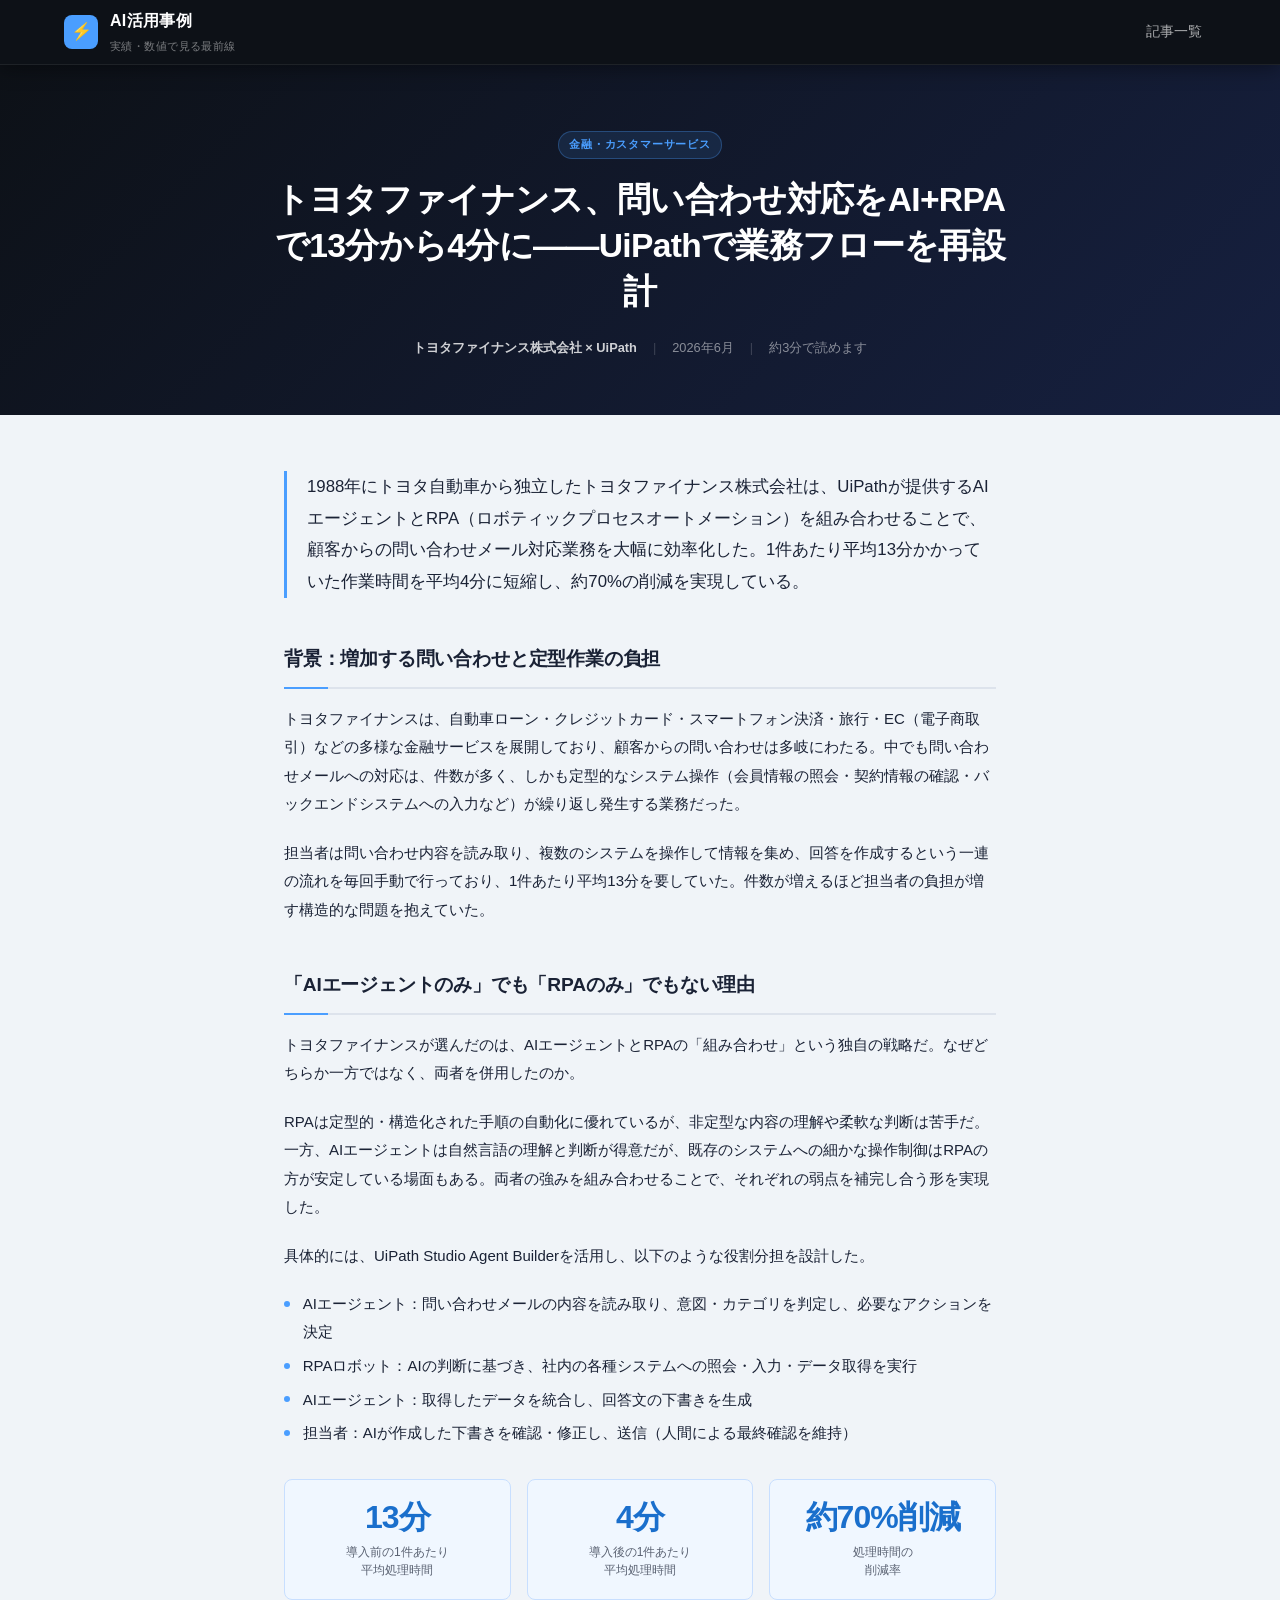
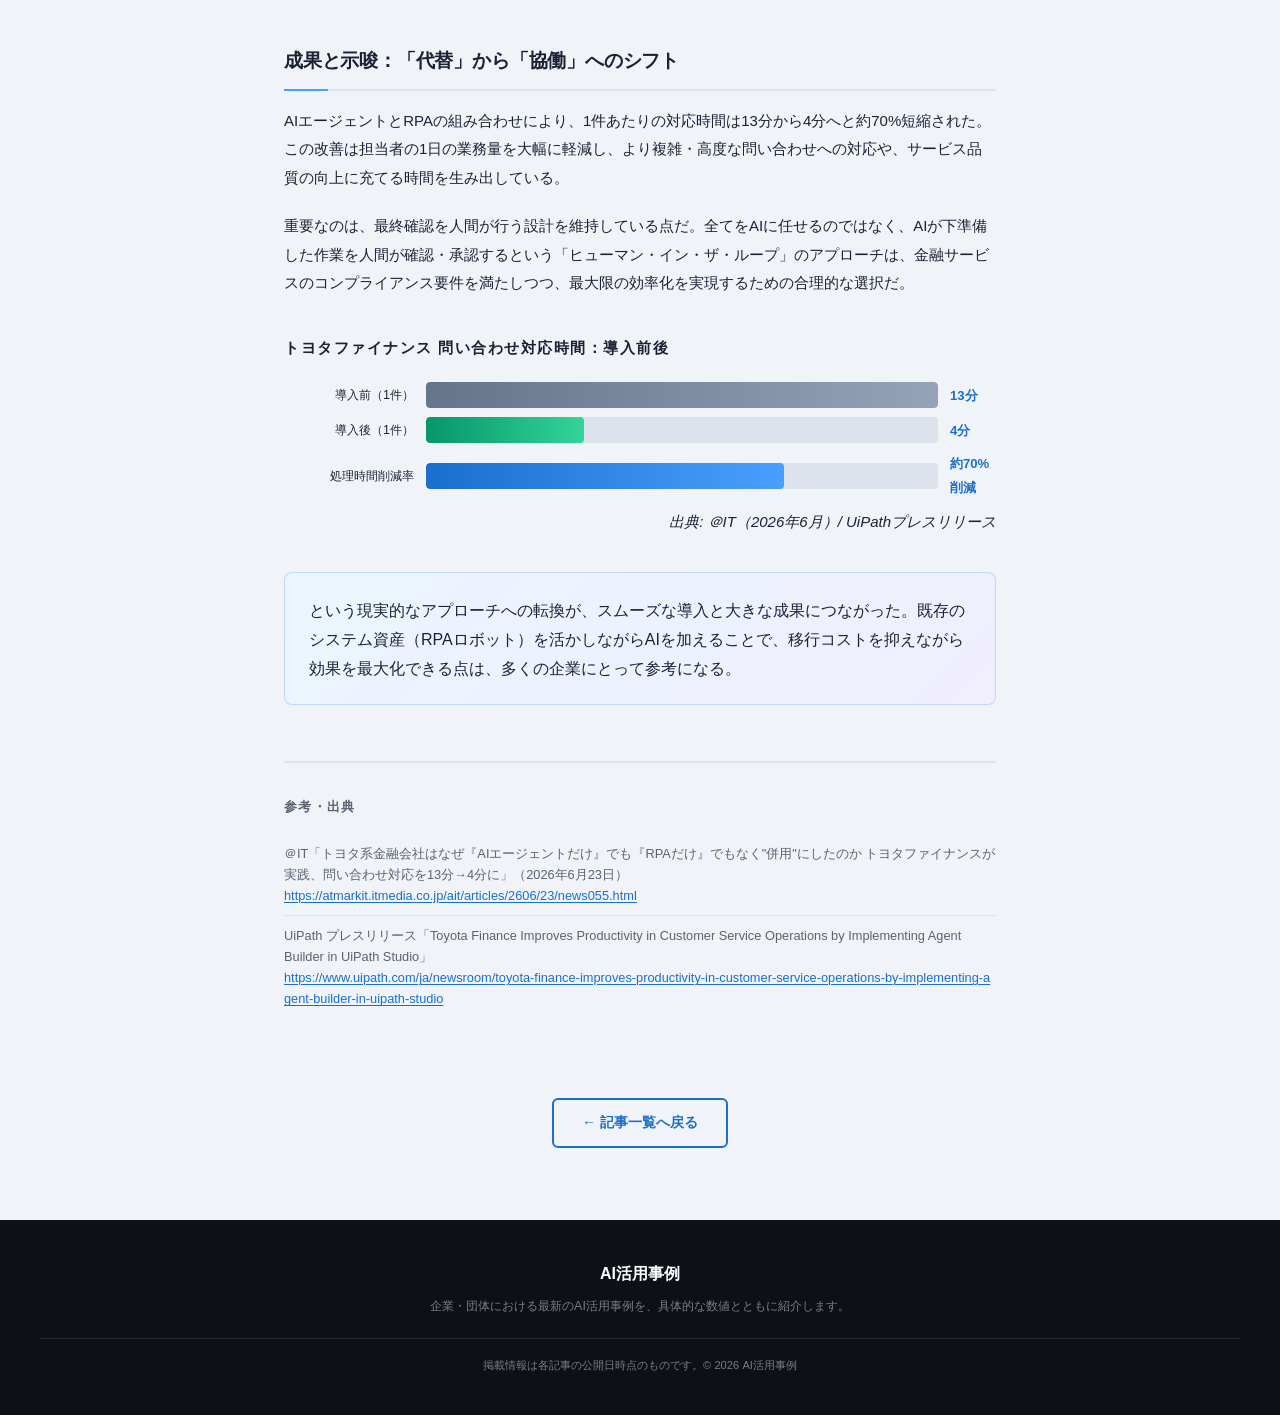
<file: articles/08-toyota-finance-uipath.html>
<!DOCTYPE html>
<html lang="ja">
  <head>
    <meta charset="UTF-8" />
    <meta name="viewport" content="width=device-width, initial-scale=1.0" />
    <meta
      name="description"
      content="トヨタファイナンスがUiPathのAIエージェントとRPAを組み合わせ、問い合わせ対応時間を1件13分から4分に約70%削減した事例。AIエージェントとRPAの「組み合わせ」戦略を解説。"
    />
    <title>トヨタファイナンス、問い合わせ対応を13分→4分に | AI活用事例</title>
    <link rel="stylesheet" href="../assets/css/style.css" />
  </head>
  <body>
    <div id="progress-bar"></div>

    <header class="site-header">
      <div class="header-inner">
        <a href="../index.html" class="site-logo">
          <div class="site-logo-icon">⚡</div>
          <div>
            <span class="site-logo-name">AI活用事例</span>
            <span class="site-logo-sub">実績・数値で見る最前線</span>
          </div>
        </a>
        <nav class="header-nav">
          <a href="../index.html" class="nav-link">記事一覧</a>
        </nav>
      </div>
    </header>

    <main>
      <div class="article-header">
        <span class="tag">金融・カスタマーサービス</span>
        <h1 class="article-title">
          トヨタファイナンス、問い合わせ対応をAI+RPAで13分から4分に——UiPathで業務フローを再設計
        </h1>
        <div class="article-meta">
          <span class="article-company"
            >トヨタファイナンス株式会社 × UiPath</span
          >
          <span class="article-meta-sep">|</span>
          <span>2026年6月</span>
          <span class="article-meta-sep">|</span>
          <span class="js-reading-time">読込中...</span>
        </div>
      </div>

      <div class="article-container">
        <p class="article-lead">
          1988年にトヨタ自動車から独立したトヨタファイナンス株式会社は、UiPathが提供するAIエージェントとRPA（ロボティックプロセスオートメーション）を組み合わせることで、顧客からの問い合わせメール対応業務を大幅に効率化した。1件あたり平均13分かかっていた作業時間を平均4分に短縮し、約70%の削減を実現している。
        </p>

        <div class="article-body">
          <h2>背景：増加する問い合わせと定型作業の負担</h2>
          <p>
            トヨタファイナンスは、自動車ローン・クレジットカード・スマートフォン決済・旅行・EC（電子商取引）などの多様な金融サービスを展開しており、顧客からの問い合わせは多岐にわたる。中でも問い合わせメールへの対応は、件数が多く、しかも定型的なシステム操作（会員情報の照会・契約情報の確認・バックエンドシステムへの入力など）が繰り返し発生する業務だった。
          </p>
          <p>
            担当者は問い合わせ内容を読み取り、複数のシステムを操作して情報を集め、回答を作成するという一連の流れを毎回手動で行っており、1件あたり平均13分を要していた。件数が増えるほど担当者の負担が増す構造的な問題を抱えていた。
          </p>

          <h2>「AIエージェントのみ」でも「RPAのみ」でもない理由</h2>
          <p>
            トヨタファイナンスが選んだのは、AIエージェントとRPAの「組み合わせ」という独自の戦略だ。なぜどちらか一方ではなく、両者を併用したのか。
          </p>
          <p>
            RPAは定型的・構造化された手順の自動化に優れているが、非定型な内容の理解や柔軟な判断は苦手だ。一方、AIエージェントは自然言語の理解と判断が得意だが、既存のシステムへの細かな操作制御はRPAの方が安定している場面もある。両者の強みを組み合わせることで、それぞれの弱点を補完し合う形を実現した。
          </p>
          <p>
            具体的には、UiPath Studio Agent
            Builderを活用し、以下のような役割分担を設計した。
          </p>
          <ul>
            <li>
              AIエージェント：問い合わせメールの内容を読み取り、意図・カテゴリを判定し、必要なアクションを決定
            </li>
            <li>
              RPAロボット：AIの判断に基づき、社内の各種システムへの照会・入力・データ取得を実行
            </li>
            <li>
              AIエージェント：取得したデータを統合し、回答文の下書きを生成
            </li>
            <li>
              担当者：AIが作成した下書きを確認・修正し、送信（人間による最終確認を維持）
            </li>
          </ul>

          <div class="stat-grid">
            <div class="stat-card">
              <div class="stat-card-num">13分</div>
              <div class="stat-card-label">
                導入前の1件あたり<br />平均処理時間
              </div>
            </div>
            <div class="stat-card">
              <div class="stat-card-num">4分</div>
              <div class="stat-card-label">
                導入後の1件あたり<br />平均処理時間
              </div>
            </div>
            <div class="stat-card">
              <div class="stat-card-num">約70%削減</div>
              <div class="stat-card-label">処理時間の<br />削減率</div>
            </div>
          </div>

          <h2>成果と示唆：「代替」から「協働」へのシフト</h2>
          <p>
            AIエージェントとRPAの組み合わせにより、1件あたりの対応時間は13分から4分へと約70%短縮された。この改善は担当者の1日の業務量を大幅に軽減し、より複雑・高度な問い合わせへの対応や、サービス品質の向上に充てる時間を生み出している。
          </p>
          <p>
            重要なのは、最終確認を人間が行う設計を維持している点だ。全てをAIに任せるのではなく、AIが下準備した作業を人間が確認・承認するという「ヒューマン・イン・ザ・ループ」のアプローチは、金融サービスのコンプライアンス要件を満たしつつ、最大限の効率化を実現するための合理的な選択だ。
          </p>

          <div class="chart-section">
            <p class="chart-section-title">トヨタファイナンス 問い合わせ対応時間：導入前後</p>
            <div class="bar-chart">
              <div class="bar-chart-row">
                <span class="bar-chart-label">導入前（1件）</span>
                <div class="bar-chart-track">
                  <div class="bar-chart-fill bar-chart-fill--muted" style="width:100%"></div>
                </div>
                <span class="bar-chart-value">13分</span>
              </div>
              <div class="bar-chart-row">
                <span class="bar-chart-label">導入後（1件）</span>
                <div class="bar-chart-track">
                  <div class="bar-chart-fill bar-chart-fill--green" style="width:30.8%"></div>
                </div>
                <span class="bar-chart-value">4分</span>
              </div>
              <div class="bar-chart-row">
                <span class="bar-chart-label">処理時間削減率</span>
                <div class="bar-chart-track">
                  <div class="bar-chart-fill" style="width:70%"></div>
                </div>
                <span class="bar-chart-value">約70%削減</span>
              </div>
            </div>
            <p class="chart-note">出典: ＠IT（2026年6月）/ UiPathプレスリリース</p>
          </div>

          <div class="key-box">という現実的なアプローチへの転換が、スムーズな導入と大きな成果につながった。既存のシステム資産（RPAロボット）を活かしながらAIを加えることで、移行コストを抑えながら効果を最大化できる点は、多くの企業にとって参考になる。
            </p>
          </div>
        </div>

        <div class="article-references">
          <h3>参考・出典</h3>
          <ul class="ref-list">
            <li>
              ＠IT「トヨタ系金融会社はなぜ『AIエージェントだけ』でも『RPAだけ』でもなく"併用"にしたのか
              トヨタファイナンスが実践、問い合わせ対応を13分→4分に」（2026年6月23日）<br />
              <a
                href="https://atmarkit.itmedia.co.jp/ait/articles/2606/23/news055.html"
                target="_blank"
                rel="noopener noreferrer"
                >https://atmarkit.itmedia.co.jp/ait/articles/2606/23/news055.html</a
              >
            </li>
            <li>
              UiPath プレスリリース「Toyota Finance Improves Productivity in
              Customer Service Operations by Implementing Agent Builder in
              UiPath Studio」<br />
              <a
                href="https://www.uipath.com/ja/newsroom/toyota-finance-improves-productivity-in-customer-service-operations-by-implementing-agent-builder-in-uipath-studio"
                target="_blank"
                rel="noopener noreferrer"
                >https://www.uipath.com/ja/newsroom/toyota-finance-improves-productivity-in-customer-service-operations-by-implementing-agent-builder-in-uipath-studio</a
              >
            </li>
          </ul>
        </div>
      </div>

      <nav class="article-nav">
        <a href="../index.html" class="btn-back">← 記事一覧へ戻る</a>
      </nav>
    </main>

    <footer class="site-footer">
      <div class="footer-inner">
        <p class="footer-logo">AI活用事例</p>
        <p class="footer-desc">
          企業・団体における最新のAI活用事例を、具体的な数値とともに紹介します。
        </p>
        <p class="footer-copy">
          掲載情報は各記事の公開日時点のものです。© 2026 AI活用事例
        </p>
      </div>
    </footer>

    <script src="../assets/js/main.js"></script>
  </body>
</html>
</file>
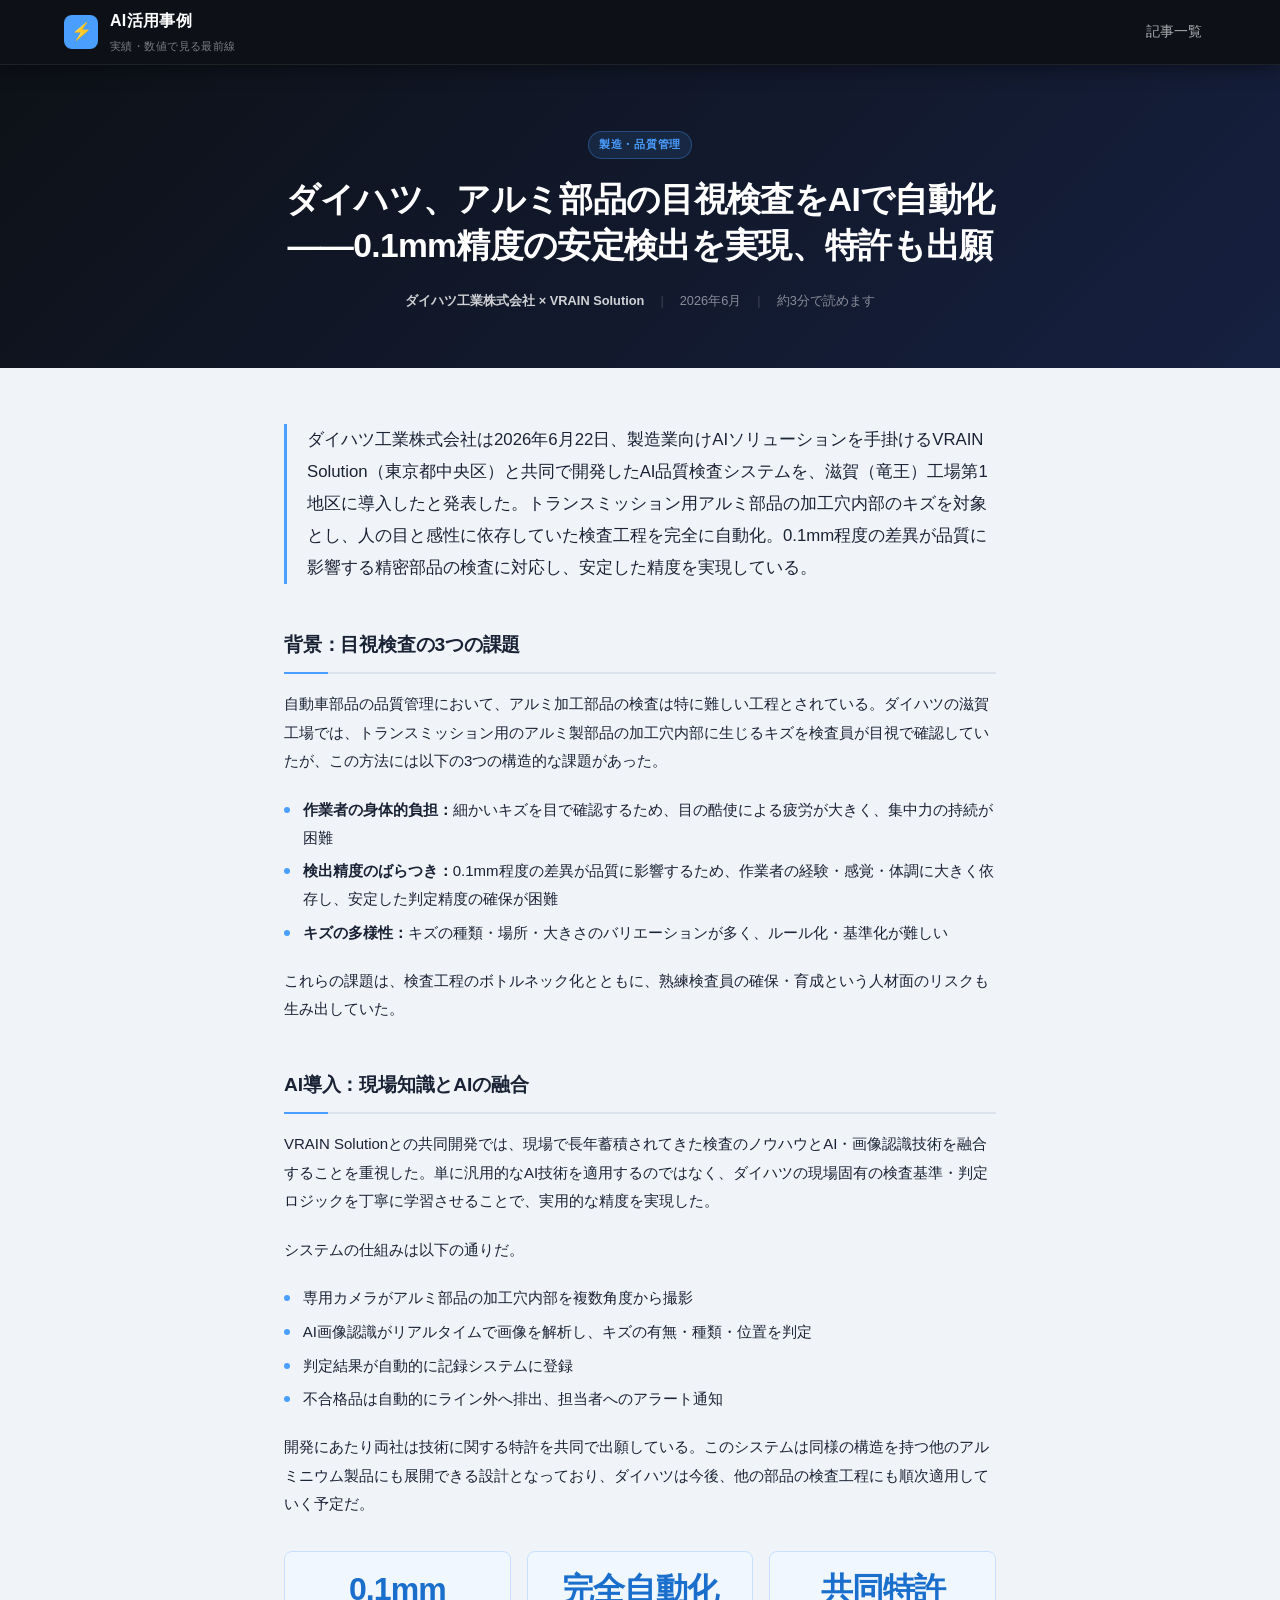
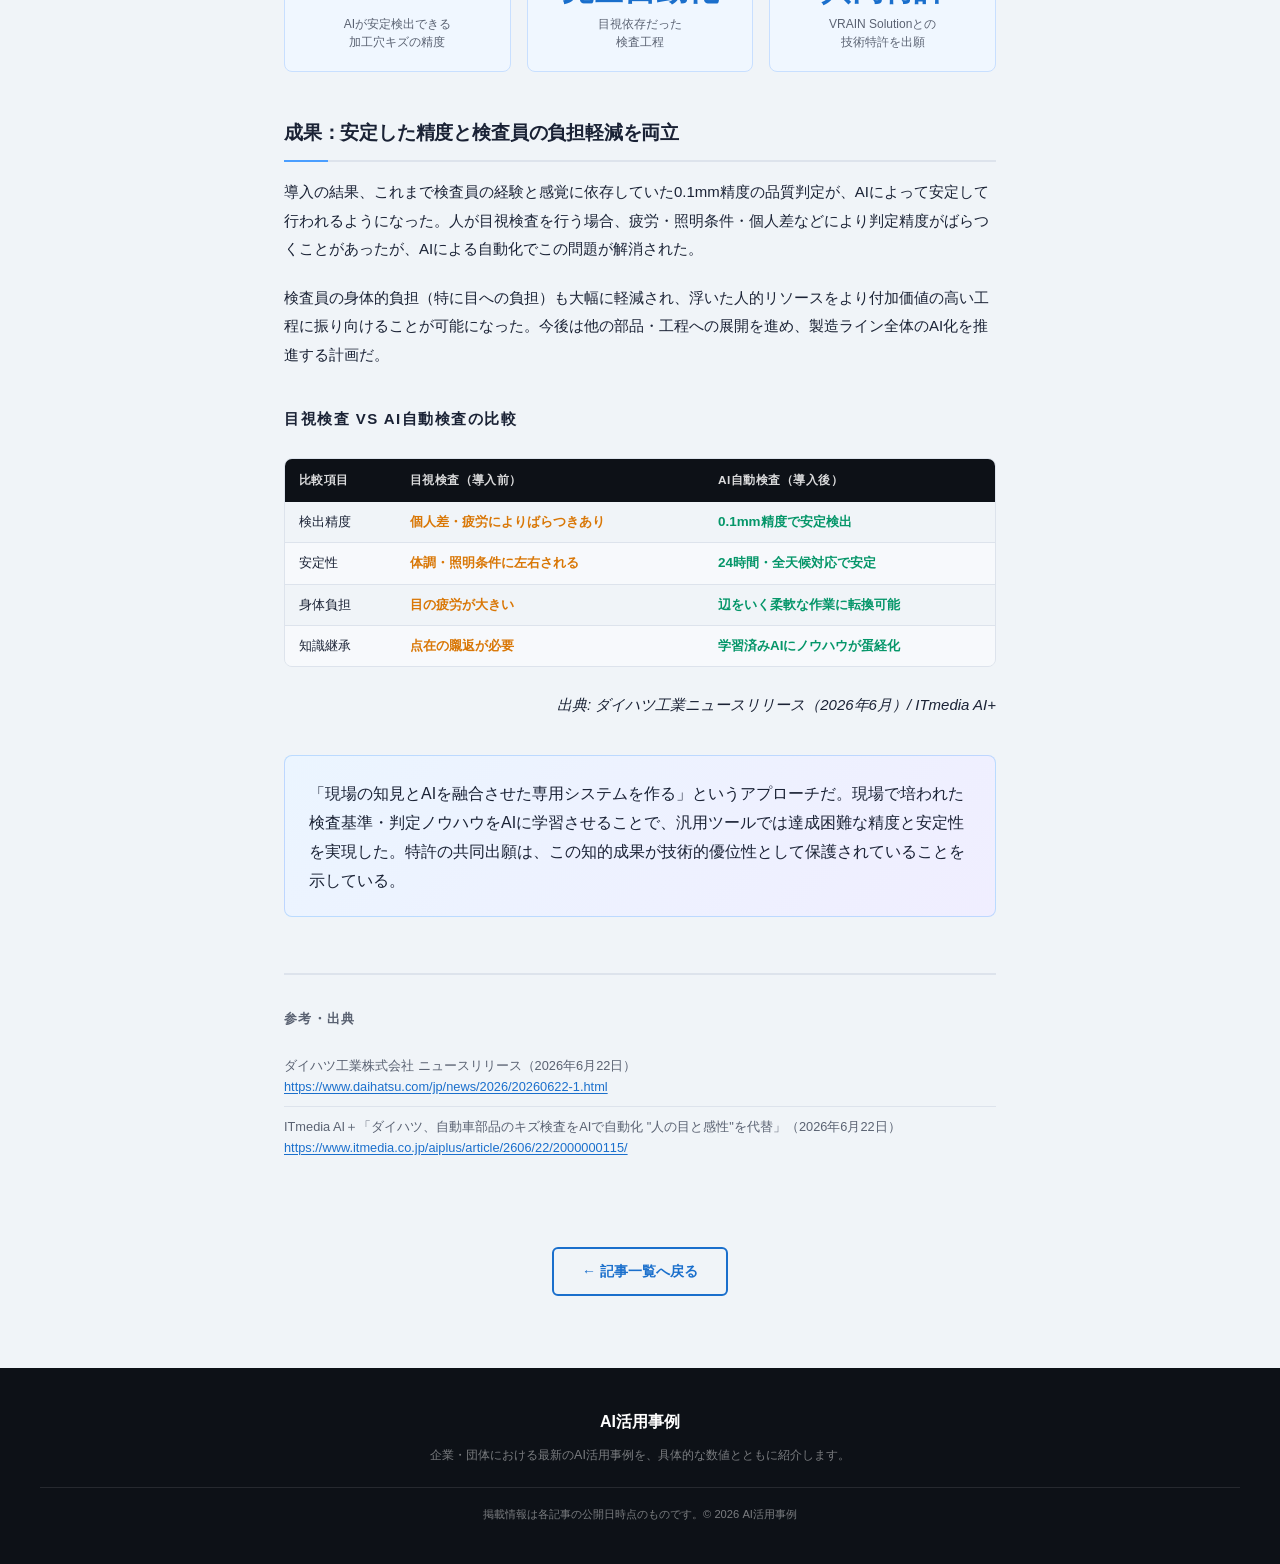
<file: articles/09-daihatsu-ai-inspection.html>
<!DOCTYPE html>
<html lang="ja">
  <head>
    <meta charset="UTF-8" />
    <meta name="viewport" content="width=device-width, initial-scale=1.0" />
    <meta
      name="description"
      content="ダイハツ工業がVRAIN Solutionと共同でAI品質検査システムを開発。0.1mm精度のアルミ加工穴内部のキズを安定検出し、目視依存の検査工程を完全自動化。特許も共同出願。"
    />
    <title>ダイハツ、AI品質検査で0.1mm精度の自動化を実現 | AI活用事例</title>
    <link rel="stylesheet" href="../assets/css/style.css" />
  </head>
  <body>
    <div id="progress-bar"></div>

    <header class="site-header">
      <div class="header-inner">
        <a href="../index.html" class="site-logo">
          <div class="site-logo-icon">⚡</div>
          <div>
            <span class="site-logo-name">AI活用事例</span>
            <span class="site-logo-sub">実績・数値で見る最前線</span>
          </div>
        </a>
        <nav class="header-nav">
          <a href="../index.html" class="nav-link">記事一覧</a>
        </nav>
      </div>
    </header>

    <main>
      <div class="article-header">
        <span class="tag">製造・品質管理</span>
        <h1 class="article-title">
          ダイハツ、アルミ部品の目視検査をAIで自動化——0.1mm精度の安定検出を実現、特許も出願
        </h1>
        <div class="article-meta">
          <span class="article-company"
            >ダイハツ工業株式会社 × VRAIN Solution</span
          >
          <span class="article-meta-sep">|</span>
          <span>2026年6月</span>
          <span class="article-meta-sep">|</span>
          <span class="js-reading-time">読込中...</span>
        </div>
      </div>

      <div class="article-container">
        <p class="article-lead">
          ダイハツ工業株式会社は2026年6月22日、製造業向けAIソリューションを手掛けるVRAIN
          Solution（東京都中央区）と共同で開発したAI品質検査システムを、滋賀（竜王）工場第1地区に導入したと発表した。トランスミッション用アルミ部品の加工穴内部のキズを対象とし、人の目と感性に依存していた検査工程を完全に自動化。0.1mm程度の差異が品質に影響する精密部品の検査に対応し、安定した精度を実現している。
        </p>

        <div class="article-body">
          <h2>背景：目視検査の3つの課題</h2>
          <p>
            自動車部品の品質管理において、アルミ加工部品の検査は特に難しい工程とされている。ダイハツの滋賀工場では、トランスミッション用のアルミ製部品の加工穴内部に生じるキズを検査員が目視で確認していたが、この方法には以下の3つの構造的な課題があった。
          </p>
          <ul>
            <li>
              <strong>作業者の身体的負担：</strong
              >細かいキズを目で確認するため、目の酷使による疲労が大きく、集中力の持続が困難
            </li>
            <li>
              <strong>検出精度のばらつき：</strong
              >0.1mm程度の差異が品質に影響するため、作業者の経験・感覚・体調に大きく依存し、安定した判定精度の確保が困難
            </li>
            <li>
              <strong>キズの多様性：</strong
              >キズの種類・場所・大きさのバリエーションが多く、ルール化・基準化が難しい
            </li>
          </ul>
          <p>
            これらの課題は、検査工程のボトルネック化とともに、熟練検査員の確保・育成という人材面のリスクも生み出していた。
          </p>

          <h2>AI導入：現場知識とAIの融合</h2>
          <p>
            VRAIN
            Solutionとの共同開発では、現場で長年蓄積されてきた検査のノウハウとAI・画像認識技術を融合することを重視した。単に汎用的なAI技術を適用するのではなく、ダイハツの現場固有の検査基準・判定ロジックを丁寧に学習させることで、実用的な精度を実現した。
          </p>
          <p>システムの仕組みは以下の通りだ。</p>
          <ul>
            <li>専用カメラがアルミ部品の加工穴内部を複数角度から撮影</li>
            <li>
              AI画像認識がリアルタイムで画像を解析し、キズの有無・種類・位置を判定
            </li>
            <li>判定結果が自動的に記録システムに登録</li>
            <li>不合格品は自動的にライン外へ排出、担当者へのアラート通知</li>
          </ul>
          <p>
            開発にあたり両社は技術に関する特許を共同で出願している。このシステムは同様の構造を持つ他のアルミニウム製品にも展開できる設計となっており、ダイハツは今後、他の部品の検査工程にも順次適用していく予定だ。
          </p>

          <div class="stat-grid">
            <div class="stat-card">
              <div class="stat-card-num">0.1mm</div>
              <div class="stat-card-label">
                AIが安定検出できる<br />加工穴キズの精度
              </div>
            </div>
            <div class="stat-card">
              <div class="stat-card-num">完全自動化</div>
              <div class="stat-card-label">目視依存だった<br />検査工程</div>
            </div>
            <div class="stat-card">
              <div class="stat-card-num">共同特許</div>
              <div class="stat-card-label">
                VRAIN Solutionとの<br />技術特許を出願
              </div>
            </div>
          </div>

          <h2>成果：安定した精度と検査員の負担軽減を両立</h2>
          <p>
            導入の結果、これまで検査員の経験と感覚に依存していた0.1mm精度の品質判定が、AIによって安定して行われるようになった。人が目視検査を行う場合、疲労・照明条件・個人差などにより判定精度がばらつくことがあったが、AIによる自動化でこの問題が解消された。
          </p>
          <p>
            検査員の身体的負担（特に目への負担）も大幅に軽減され、浮いた人的リソースをより付加価値の高い工程に振り向けることが可能になった。今後は他の部品・工程への展開を進め、製造ライン全体のAI化を推進する計画だ。
          </p>

          <div class="chart-section">
            <p class="chart-section-title">目視検査 vs AI自動検査の比較</p>
            <div class="table-wrap">
              <table class="data-table">
                <thead>
                  <tr>
                    <th>比較項目</th>
                    <th>目視検査（導入前）</th>
                    <th>AI自動検査（導入後）</th>
                  </tr>
                </thead>
                <tbody>
                  <tr>
                    <td>検出精度</td>
                    <td class="td-warn">個人差・疲労によりばらつきあり</td>
                    <td class="td-good">0.1mm精度で安定検出</td>
                  </tr>
                  <tr>
                    <td>安定性</td>
                    <td class="td-warn">体調・照明条件に左右される</td>
                    <td class="td-good">24時間・全天候対応で安定</td>
                  </tr>
                  <tr>
                    <td>身体負担</td>
                    <td class="td-warn">目の疲労が大きい</td>
                    <td class="td-good">辺をいく柔軟な作業に転換可能</td>
                  </tr>
                  <tr>
                    <td>知識継承</td>
                    <td class="td-warn">点在の䞋返が必要</td>
                    <td class="td-good">学習済みAIにノウハウが蛋経化</td>
                  </tr>
                </tbody>
              </table>
            </div>
            <p class="chart-note">出典: ダイハツ工業ニュースリリース（2026年6月）/ ITmedia AI+</p>
          </div>

          <div class="key-box">「現場の知見とAIを融合させた専用システムを作る」というアプローチだ。現場で培われた検査基準・判定ノウハウをAIに学習させることで、汎用ツールでは達成困難な精度と安定性を実現した。特許の共同出願は、この知的成果が技術的優位性として保護されていることを示している。
            </p>
          </div>
        </div>

        <div class="article-references">
          <h3>参考・出典</h3>
          <ul class="ref-list">
            <li>
              ダイハツ工業株式会社 ニュースリリース（2026年6月22日）<br />
              <a
                href="https://www.daihatsu.com/jp/news/2026/20260622-1.html"
                target="_blank"
                rel="noopener noreferrer"
                >https://www.daihatsu.com/jp/news/2026/20260622-1.html</a
              >
            </li>
            <li>
              ITmedia AI＋「ダイハツ、自動車部品のキズ検査をAIで自動化
              "人の目と感性"を代替」（2026年6月22日）<br />
              <a
                href="https://www.itmedia.co.jp/aiplus/article/2606/22/2000000115/"
                target="_blank"
                rel="noopener noreferrer"
                >https://www.itmedia.co.jp/aiplus/article/2606/22/2000000115/</a
              >
            </li>
          </ul>
        </div>
      </div>

      <nav class="article-nav">
        <a href="../index.html" class="btn-back">← 記事一覧へ戻る</a>
      </nav>
    </main>

    <footer class="site-footer">
      <div class="footer-inner">
        <p class="footer-logo">AI活用事例</p>
        <p class="footer-desc">
          企業・団体における最新のAI活用事例を、具体的な数値とともに紹介します。
        </p>
        <p class="footer-copy">
          掲載情報は各記事の公開日時点のものです。© 2026 AI活用事例
        </p>
      </div>
    </footer>

    <script src="../assets/js/main.js"></script>
  </body>
</html>
</file>
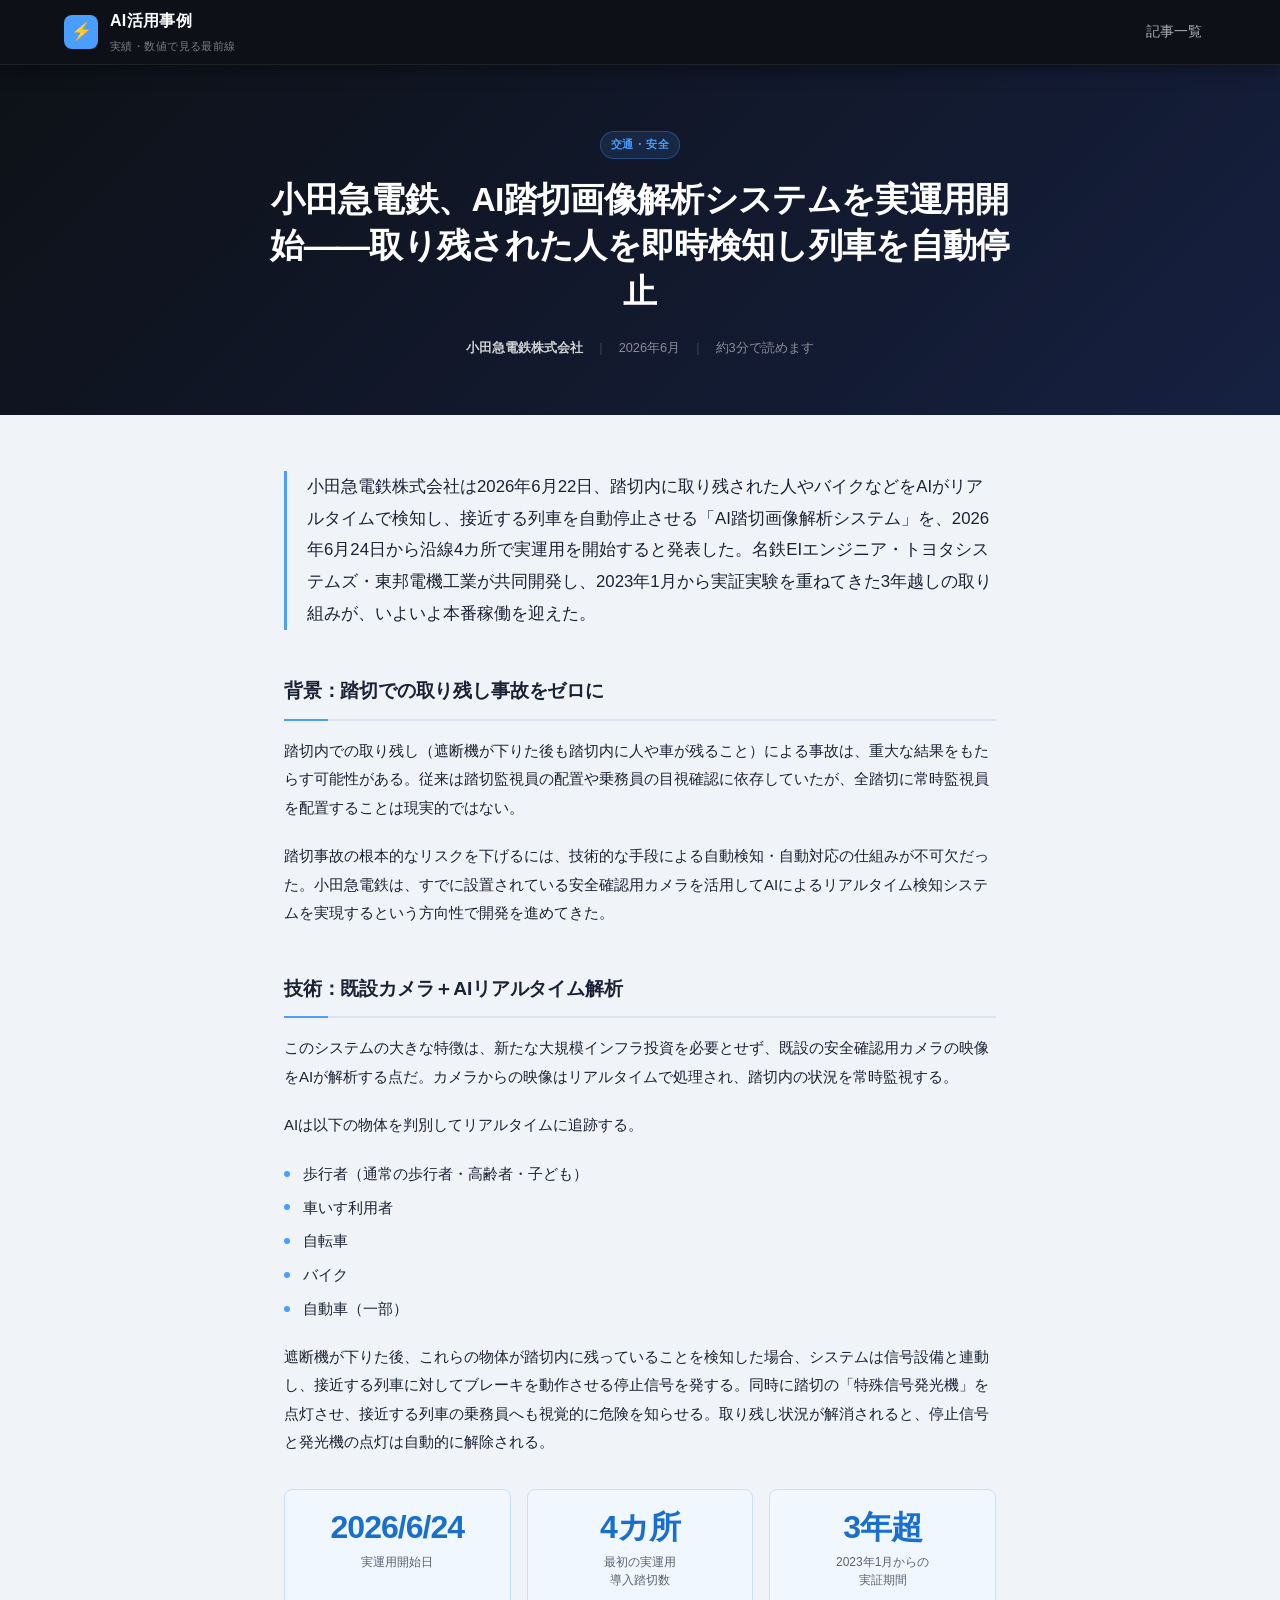
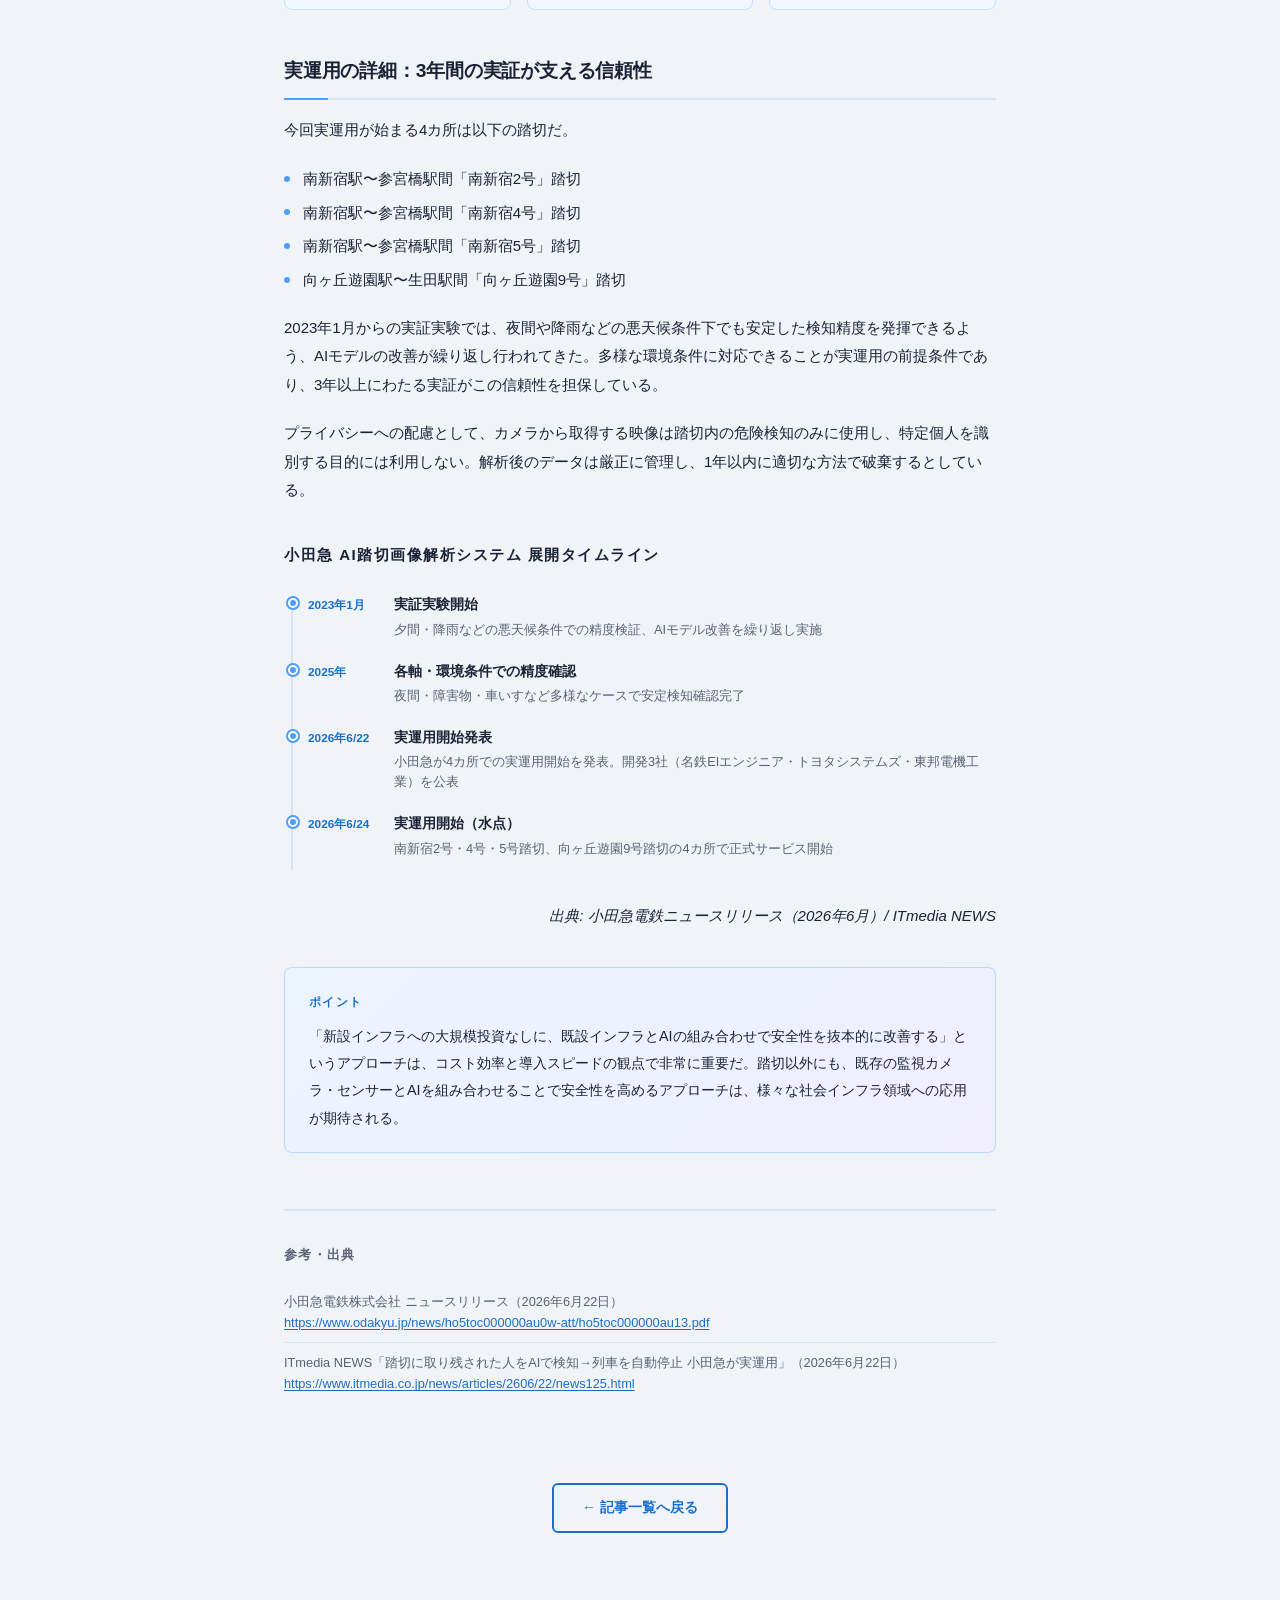
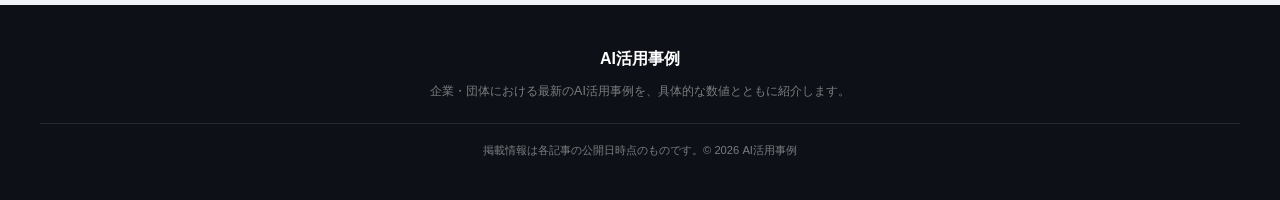
<file: articles/10-odakyu-ai-level-crossing.html>
<!DOCTYPE html>
<html lang="ja">
  <head>
    <meta charset="UTF-8" />
    <meta name="viewport" content="width=device-width, initial-scale=1.0" />
    <meta
      name="description"
      content="小田急電鉄が「AI踏切画像解析システム」を2026年6月24日から沿線4カ所で実運用開始。踏切内の取り残された人を即時検知し、列車を自動停止させる安全インフラの最前線。"
    />
    <title>小田急、AI踏切画像解析を2026年6月実運用開始 | AI活用事例</title>
    <link rel="stylesheet" href="../assets/css/style.css" />
  </head>
  <body>
    <div id="progress-bar"></div>

    <header class="site-header">
      <div class="header-inner">
        <a href="../index.html" class="site-logo">
          <div class="site-logo-icon">⚡</div>
          <div>
            <span class="site-logo-name">AI活用事例</span>
            <span class="site-logo-sub">実績・数値で見る最前線</span>
          </div>
        </a>
        <nav class="header-nav">
          <a href="../index.html" class="nav-link">記事一覧</a>
        </nav>
      </div>
    </header>

    <main>
      <div class="article-header">
        <span class="tag">交通・安全</span>
        <h1 class="article-title">
          小田急電鉄、AI踏切画像解析システムを実運用開始——取り残された人を即時検知し列車を自動停止
        </h1>
        <div class="article-meta">
          <span class="article-company">小田急電鉄株式会社</span>
          <span class="article-meta-sep">|</span>
          <span>2026年6月</span>
          <span class="article-meta-sep">|</span>
          <span class="js-reading-time">読込中...</span>
        </div>
      </div>

      <div class="article-container">
        <p class="article-lead">
          小田急電鉄株式会社は2026年6月22日、踏切内に取り残された人やバイクなどをAIがリアルタイムで検知し、接近する列車を自動停止させる「AI踏切画像解析システム」を、2026年6月24日から沿線4カ所で実運用を開始すると発表した。名鉄EIエンジニア・トヨタシステムズ・東邦電機工業が共同開発し、2023年1月から実証実験を重ねてきた3年越しの取り組みが、いよいよ本番稼働を迎えた。
        </p>

        <div class="article-body">
          <h2>背景：踏切での取り残し事故をゼロに</h2>
          <p>
            踏切内での取り残し（遮断機が下りた後も踏切内に人や車が残ること）による事故は、重大な結果をもたらす可能性がある。従来は踏切監視員の配置や乗務員の目視確認に依存していたが、全踏切に常時監視員を配置することは現実的ではない。
          </p>
          <p>
            踏切事故の根本的なリスクを下げるには、技術的な手段による自動検知・自動対応の仕組みが不可欠だった。小田急電鉄は、すでに設置されている安全確認用カメラを活用してAIによるリアルタイム検知システムを実現するという方向性で開発を進めてきた。
          </p>

          <h2>技術：既設カメラ＋AIリアルタイム解析</h2>
          <p>
            このシステムの大きな特徴は、新たな大規模インフラ投資を必要とせず、既設の安全確認用カメラの映像をAIが解析する点だ。カメラからの映像はリアルタイムで処理され、踏切内の状況を常時監視する。
          </p>
          <p>AIは以下の物体を判別してリアルタイムに追跡する。</p>
          <ul>
            <li>歩行者（通常の歩行者・高齢者・子ども）</li>
            <li>車いす利用者</li>
            <li>自転車</li>
            <li>バイク</li>
            <li>自動車（一部）</li>
          </ul>
          <p>
            遮断機が下りた後、これらの物体が踏切内に残っていることを検知した場合、システムは信号設備と連動し、接近する列車に対してブレーキを動作させる停止信号を発する。同時に踏切の「特殊信号発光機」を点灯させ、接近する列車の乗務員へも視覚的に危険を知らせる。取り残し状況が解消されると、停止信号と発光機の点灯は自動的に解除される。
          </p>

          <div class="stat-grid">
            <div class="stat-card">
              <div class="stat-card-num">2026/6/24</div>
              <div class="stat-card-label">実運用開始日</div>
            </div>
            <div class="stat-card">
              <div class="stat-card-num">4カ所</div>
              <div class="stat-card-label">最初の実運用<br />導入踏切数</div>
            </div>
            <div class="stat-card">
              <div class="stat-card-num">3年超</div>
              <div class="stat-card-label">2023年1月からの<br />実証期間</div>
            </div>
          </div>

          <h2>実運用の詳細：3年間の実証が支える信頼性</h2>
          <p>今回実運用が始まる4カ所は以下の踏切だ。</p>
          <ul>
            <li>南新宿駅〜参宮橋駅間「南新宿2号」踏切</li>
            <li>南新宿駅〜参宮橋駅間「南新宿4号」踏切</li>
            <li>南新宿駅〜参宮橋駅間「南新宿5号」踏切</li>
            <li>向ヶ丘遊園駅〜生田駅間「向ヶ丘遊園9号」踏切</li>
          </ul>
          <p>
            2023年1月からの実証実験では、夜間や降雨などの悪天候条件下でも安定した検知精度を発揮できるよう、AIモデルの改善が繰り返し行われてきた。多様な環境条件に対応できることが実運用の前提条件であり、3年以上にわたる実証がこの信頼性を担保している。
          </p>
          <p>
            プライバシーへの配慮として、カメラから取得する映像は踏切内の危険検知のみに使用し、特定個人を識別する目的には利用しない。解析後のデータは厳正に管理し、1年以内に適切な方法で破棄するとしている。
          </p>

          <div class="chart-section">
            <p class="chart-section-title">小田急 AI踏切画像解析システム 展開タイムライン</p>
            <div class="timeline">
              <div class="timeline-item">
                <span class="timeline-date">2023年1月</span>
                <div class="timeline-content">
                  <strong>実証実験開始</strong>
                  <p>夕間・降雨などの悪天候条件での精度検証、AIモデル改善を繰り返し実施</p>
                </div>
              </div>
              <div class="timeline-item">
                <span class="timeline-date">2025年</span>
                <div class="timeline-content">
                  <strong>各軸・環境条件での精度確認</strong>
                  <p>夜間・障害物・車いすなど多様なケースで安定検知確認完了</p>
                </div>
              </div>
              <div class="timeline-item">
                <span class="timeline-date">2026年6/22</span>
                <div class="timeline-content">
                  <strong>実運用開始発表</strong>
                  <p>小田急が4カ所での実運用開始を発表。開発3社（名鉄EIエンジニア・トヨタシステムズ・東邦電機工業）を公表</p>
                </div>
              </div>
              <div class="timeline-item">
                <span class="timeline-date">2026年6/24</span>
                <div class="timeline-content">
                  <strong>実運用開始（水点）</strong>
                  <p>南新宿2号・4号・5号踏切、向ヶ丘遊園9号踏切の4カ所で正式サービス開始</p>
                </div>
              </div>
            </div>
            <p class="chart-note">出典: 小田急電鉄ニュースリリース（2026年6月）/ ITmedia NEWS</p>
          </div>

          <div class="key-box">
            <div class="key-box-title">ポイント</div>
            <p>
              「新設インフラへの大規模投資なしに、既設インフラとAIの組み合わせで安全性を抜本的に改善する」というアプローチは、コスト効率と導入スピードの観点で非常に重要だ。踏切以外にも、既存の監視カメラ・センサーとAIを組み合わせることで安全性を高めるアプローチは、様々な社会インフラ領域への応用が期待される。
            </p>
          </div>
        </div>

        <div class="article-references">
          <h3>参考・出典</h3>
          <ul class="ref-list">
            <li>
              小田急電鉄株式会社 ニュースリリース（2026年6月22日）<br />
              <a
                href="https://www.odakyu.jp/news/ho5toc000000au0w-att/ho5toc000000au13.pdf"
                target="_blank"
                rel="noopener noreferrer"
                >https://www.odakyu.jp/news/ho5toc000000au0w-att/ho5toc000000au13.pdf</a
              >
            </li>
            <li>
              ITmedia NEWS「踏切に取り残された人をAIで検知→列車を自動停止
              小田急が実運用」（2026年6月22日）<br />
              <a
                href="https://www.itmedia.co.jp/news/articles/2606/22/news125.html"
                target="_blank"
                rel="noopener noreferrer"
                >https://www.itmedia.co.jp/news/articles/2606/22/news125.html</a
              >
            </li>
          </ul>
        </div>
      </div>

      <nav class="article-nav">
        <a href="../index.html" class="btn-back">← 記事一覧へ戻る</a>
      </nav>
    </main>

    <footer class="site-footer">
      <div class="footer-inner">
        <p class="footer-logo">AI活用事例</p>
        <p class="footer-desc">
          企業・団体における最新のAI活用事例を、具体的な数値とともに紹介します。
        </p>
        <p class="footer-copy">
          掲載情報は各記事の公開日時点のものです。© 2026 AI活用事例
        </p>
      </div>
    </footer>

    <script src="../assets/js/main.js"></script>
  </body>
</html>
</file>
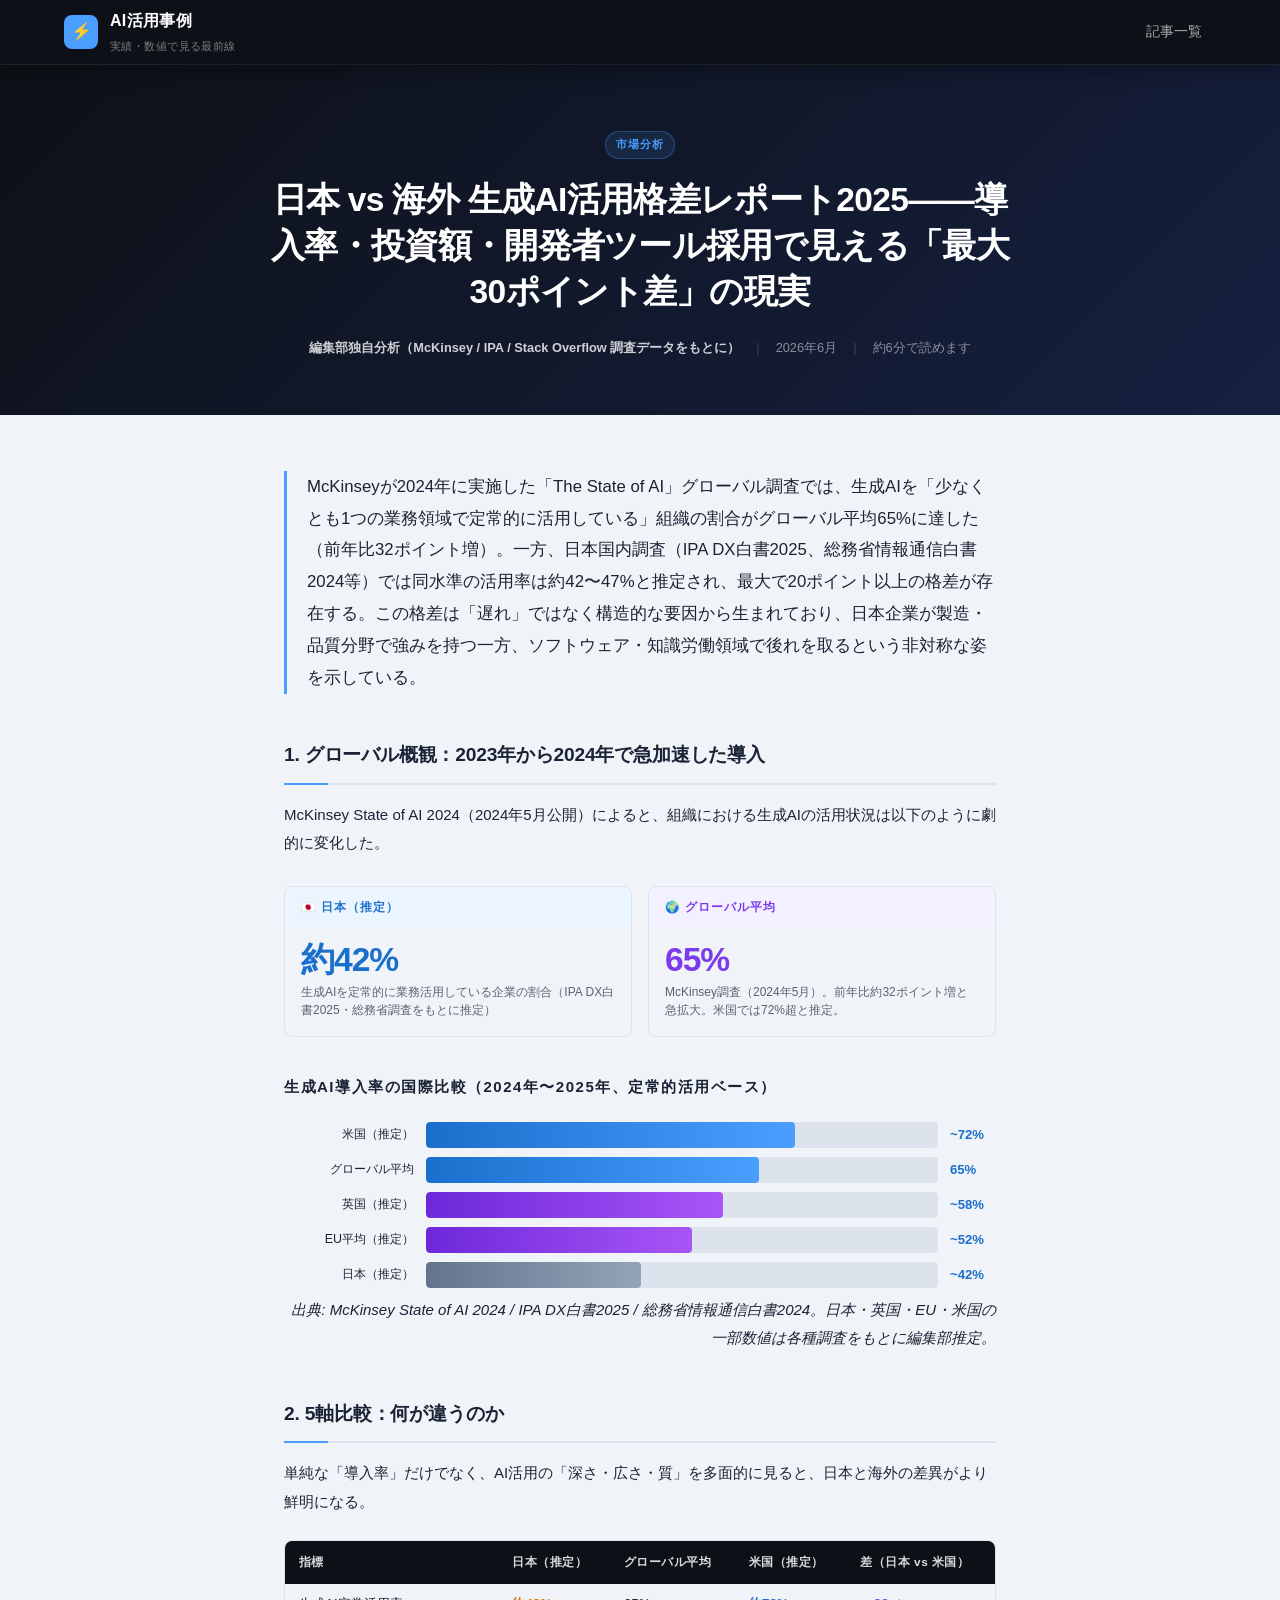
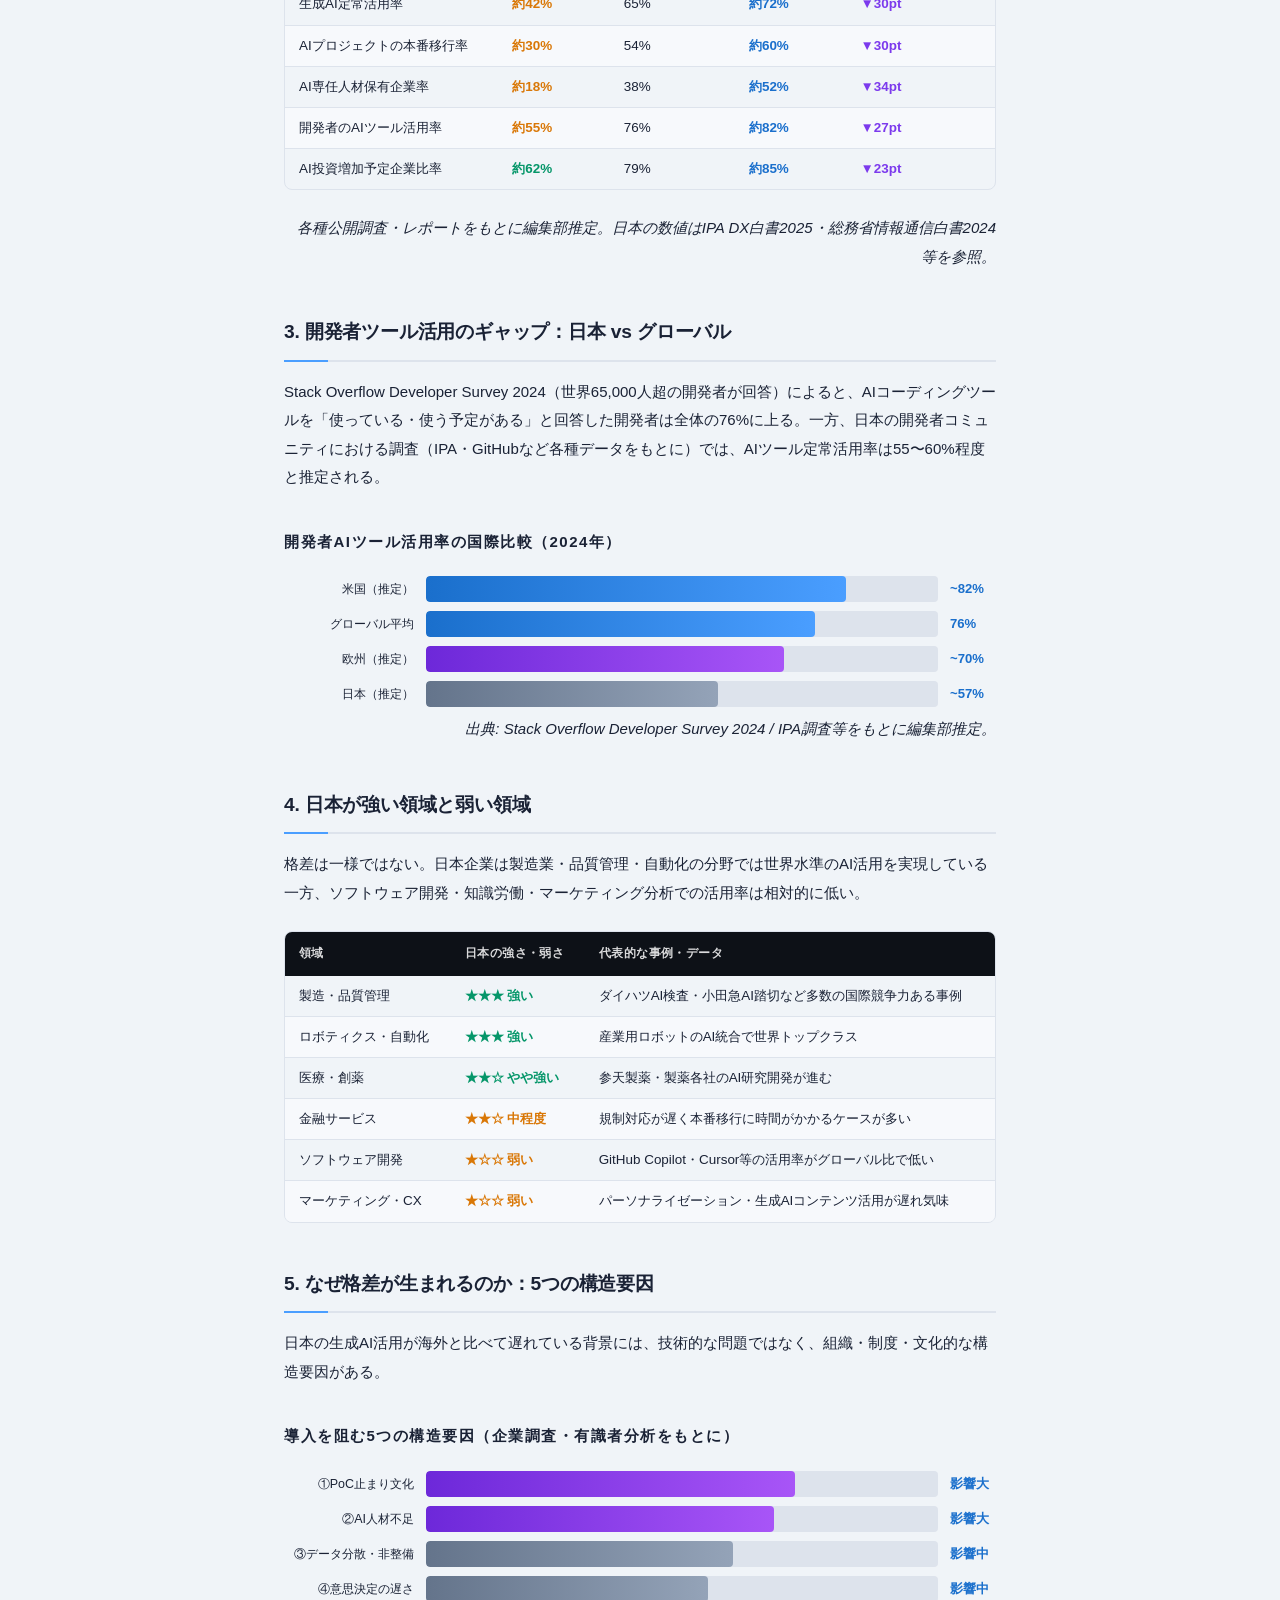
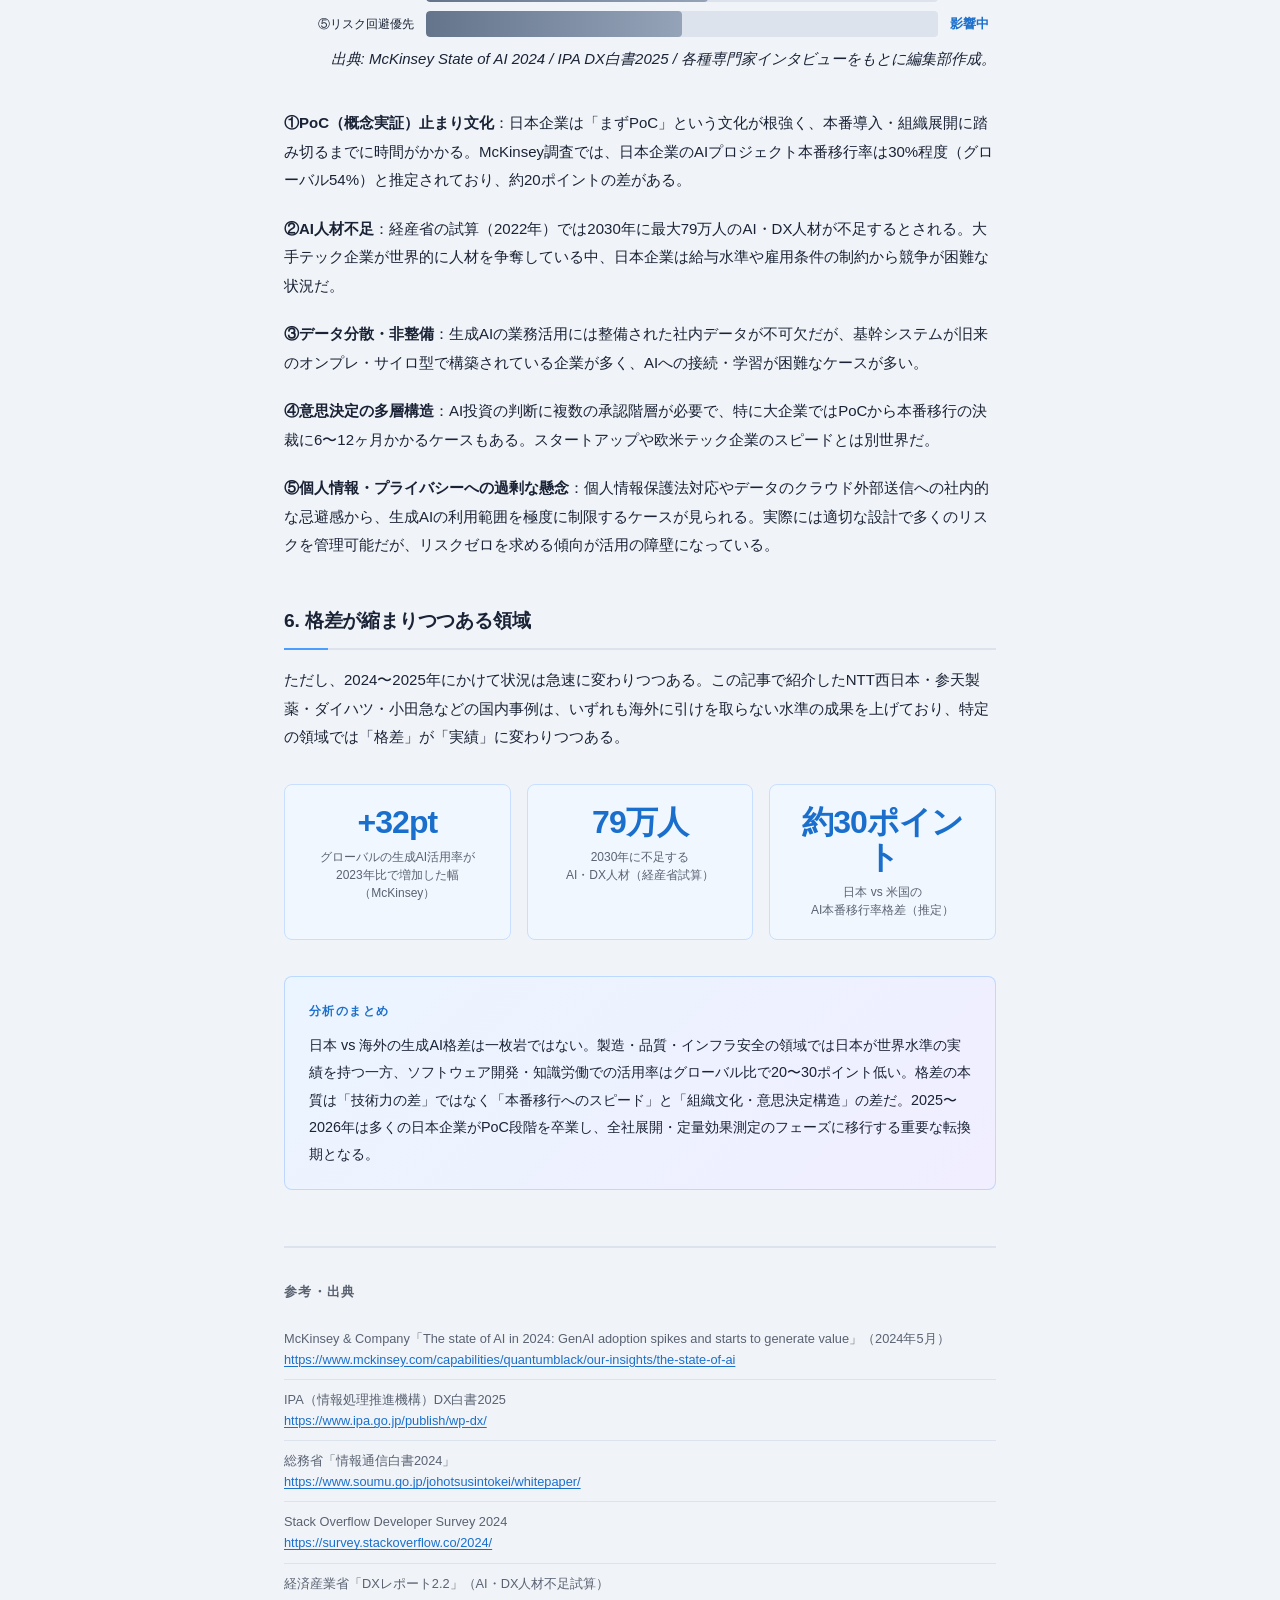
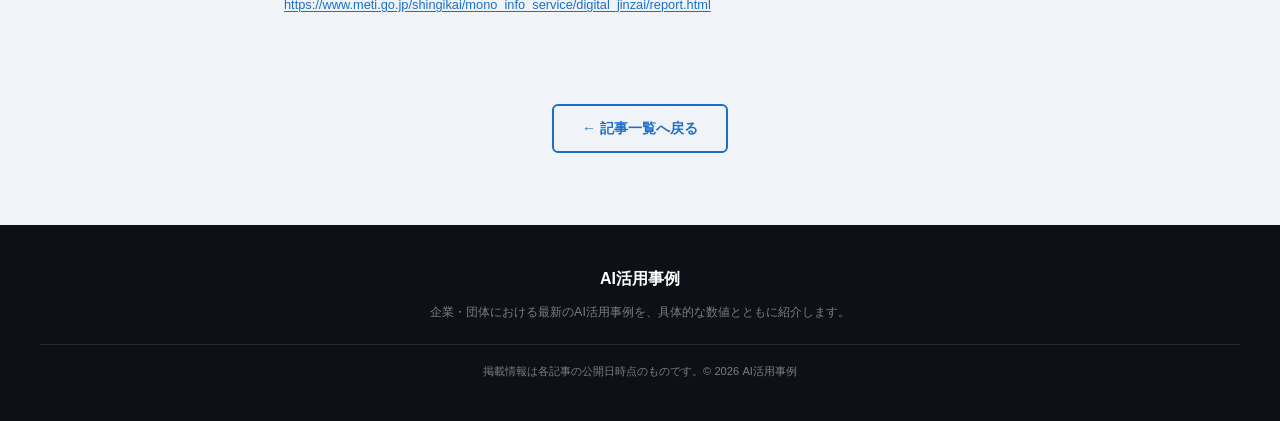
<file: articles/11-japan-vs-global-ai-gap.html>
<!DOCTYPE html>
<html lang="ja">
<head>
  <meta charset="UTF-8">
  <meta name="viewport" content="width=device-width, initial-scale=1.0">
  <meta name="description" content="McKinsey調査などのファクトで読む日本と海外の生成AI活用格差。導入率・投資額・エンジニアツール活用率など5軸で比較分析し、格差が生まれる5つの構造要因を解説。">
  <title>日本 vs 海外 生成AI活用格差レポート2025 | AI活用事例</title>
  <link rel="stylesheet" href="../assets/css/style.css">
</head>
<body>
  <div id="progress-bar"></div>

  <header class="site-header">
    <div class="header-inner">
      <a href="../index.html" class="site-logo">
        <div class="site-logo-icon">⚡</div>
        <div>
          <span class="site-logo-name">AI活用事例</span>
          <span class="site-logo-sub">実績・数値で見る最前線</span>
        </div>
      </a>
      <nav class="header-nav">
        <a href="../index.html" class="nav-link">記事一覧</a>
      </nav>
    </div>
  </header>

  <main>
    <div class="article-header">
      <span class="tag">市場分析</span>
      <h1 class="article-title">日本 vs 海外 生成AI活用格差レポート2025——導入率・投資額・開発者ツール採用で見える「最大30ポイント差」の現実</h1>
      <div class="article-meta">
        <span class="article-company">編集部独自分析（McKinsey / IPA / Stack Overflow 調査データをもとに）</span>
        <span class="article-meta-sep">|</span>
        <span>2026年6月</span>
        <span class="article-meta-sep">|</span>
        <span class="js-reading-time">読込中...</span>
      </div>
    </div>

    <div class="article-container">
      <p class="article-lead">
        McKinseyが2024年に実施した「The State of AI」グローバル調査では、生成AIを「少なくとも1つの業務領域で定常的に活用している」組織の割合がグローバル平均65%に達した（前年比32ポイント増）。一方、日本国内調査（IPA DX白書2025、総務省情報通信白書2024等）では同水準の活用率は約42〜47%と推定され、最大で20ポイント以上の格差が存在する。この格差は「遅れ」ではなく構造的な要因から生まれており、日本企業が製造・品質分野で強みを持つ一方、ソフトウェア・知識労働領域で後れを取るという非対称な姿を示している。
      </p>

      <div class="article-body">
        <h2>1. グローバル概観：2023年から2024年で急加速した導入</h2>
        <p>
          McKinsey State of AI 2024（2024年5月公開）によると、組織における生成AIの活用状況は以下のように劇的に変化した。
        </p>

        <div class="compare-grid">
          <div class="compare-card">
            <div class="compare-card-header compare-card-header--japan">🇯🇵 日本（推定）</div>
            <div class="compare-card-body">
              <div class="compare-card-num compare-card-num--japan">約42%</div>
              <div class="compare-card-desc">生成AIを定常的に業務活用している企業の割合（IPA DX白書2025・総務省調査をもとに推定）</div>
            </div>
          </div>
          <div class="compare-card">
            <div class="compare-card-header compare-card-header--global">🌍 グローバル平均</div>
            <div class="compare-card-body">
              <div class="compare-card-num compare-card-num--global">65%</div>
              <div class="compare-card-desc">McKinsey調査（2024年5月）。前年比約32ポイント増と急拡大。米国では72%超と推定。</div>
            </div>
          </div>
        </div>

        <div class="chart-section">
          <p class="chart-section-title">生成AI導入率の国際比較（2024年〜2025年、定常的活用ベース）</p>
          <div class="bar-chart">
            <div class="bar-chart-row">
              <span class="bar-chart-label">米国（推定）</span>
              <div class="bar-chart-track">
                <div class="bar-chart-fill" style="width:72%"></div>
              </div>
              <span class="bar-chart-value">~72%</span>
            </div>
            <div class="bar-chart-row">
              <span class="bar-chart-label">グローバル平均</span>
              <div class="bar-chart-track">
                <div class="bar-chart-fill" style="width:65%"></div>
              </div>
              <span class="bar-chart-value">65%</span>
            </div>
            <div class="bar-chart-row">
              <span class="bar-chart-label">英国（推定）</span>
              <div class="bar-chart-track">
                <div class="bar-chart-fill bar-chart-fill--purple" style="width:58%"></div>
              </div>
              <span class="bar-chart-value">~58%</span>
            </div>
            <div class="bar-chart-row">
              <span class="bar-chart-label">EU平均（推定）</span>
              <div class="bar-chart-track">
                <div class="bar-chart-fill bar-chart-fill--purple" style="width:52%"></div>
              </div>
              <span class="bar-chart-value">~52%</span>
            </div>
            <div class="bar-chart-row">
              <span class="bar-chart-label">日本（推定）</span>
              <div class="bar-chart-track">
                <div class="bar-chart-fill bar-chart-fill--muted" style="width:42%"></div>
              </div>
              <span class="bar-chart-value">~42%</span>
            </div>
          </div>
          <p class="chart-note">出典: McKinsey State of AI 2024 / IPA DX白書2025 / 総務省情報通信白書2024。日本・英国・EU・米国の一部数値は各種調査をもとに編集部推定。</p>
        </div>

        <h2>2. 5軸比較：何が違うのか</h2>
        <p>
          単純な「導入率」だけでなく、AI活用の「深さ・広さ・質」を多面的に見ると、日本と海外の差異がより鮮明になる。
        </p>

        <div class="table-wrap">
          <table class="data-table">
            <thead>
              <tr>
                <th>指標</th>
                <th>日本（推定）</th>
                <th>グローバル平均</th>
                <th>米国（推定）</th>
                <th>差（日本 vs 米国）</th>
              </tr>
            </thead>
            <tbody>
              <tr>
                <td>生成AI定常活用率</td>
                <td class="td-warn">約42%</td>
                <td>65%</td>
                <td class="td-num">約72%</td>
                <td class="td-purple">▼30pt</td>
              </tr>
              <tr>
                <td>AIプロジェクトの本番移行率</td>
                <td class="td-warn">約30%</td>
                <td>54%</td>
                <td class="td-num">約60%</td>
                <td class="td-purple">▼30pt</td>
              </tr>
              <tr>
                <td>AI専任人材保有企業率</td>
                <td class="td-warn">約18%</td>
                <td>38%</td>
                <td class="td-num">約52%</td>
                <td class="td-purple">▼34pt</td>
              </tr>
              <tr>
                <td>開発者のAIツール活用率</td>
                <td class="td-warn">約55%</td>
                <td>76%</td>
                <td class="td-num">約82%</td>
                <td class="td-purple">▼27pt</td>
              </tr>
              <tr>
                <td>AI投資増加予定企業比率</td>
                <td class="td-good">約62%</td>
                <td>79%</td>
                <td class="td-num">約85%</td>
                <td class="td-purple">▼23pt</td>
              </tr>
            </tbody>
          </table>
        </div>
        <p class="chart-note" style="margin-bottom:24px;">各種公開調査・レポートをもとに編集部推定。日本の数値はIPA DX白書2025・総務省情報通信白書2024等を参照。</p>

        <h2>3. 開発者ツール活用のギャップ：日本 vs グローバル</h2>
        <p>
          Stack Overflow Developer Survey 2024（世界65,000人超の開発者が回答）によると、AIコーディングツールを「使っている・使う予定がある」と回答した開発者は全体の76%に上る。一方、日本の開発者コミュニティにおける調査（IPA・GitHubなど各種データをもとに）では、AIツール定常活用率は55〜60%程度と推定される。
        </p>

        <div class="chart-section">
          <p class="chart-section-title">開発者AIツール活用率の国際比較（2024年）</p>
          <div class="bar-chart">
            <div class="bar-chart-row">
              <span class="bar-chart-label">米国（推定）</span>
              <div class="bar-chart-track">
                <div class="bar-chart-fill" style="width:82%"></div>
              </div>
              <span class="bar-chart-value">~82%</span>
            </div>
            <div class="bar-chart-row">
              <span class="bar-chart-label">グローバル平均</span>
              <div class="bar-chart-track">
                <div class="bar-chart-fill" style="width:76%"></div>
              </div>
              <span class="bar-chart-value">76%</span>
            </div>
            <div class="bar-chart-row">
              <span class="bar-chart-label">欧州（推定）</span>
              <div class="bar-chart-track">
                <div class="bar-chart-fill bar-chart-fill--purple" style="width:70%"></div>
              </div>
              <span class="bar-chart-value">~70%</span>
            </div>
            <div class="bar-chart-row">
              <span class="bar-chart-label">日本（推定）</span>
              <div class="bar-chart-track">
                <div class="bar-chart-fill bar-chart-fill--muted" style="width:57%"></div>
              </div>
              <span class="bar-chart-value">~57%</span>
            </div>
          </div>
          <p class="chart-note">出典: Stack Overflow Developer Survey 2024 / IPA調査等をもとに編集部推定。</p>
        </div>

        <h2>4. 日本が強い領域と弱い領域</h2>
        <p>
          格差は一様ではない。日本企業は製造業・品質管理・自動化の分野では世界水準のAI活用を実現している一方、ソフトウェア開発・知識労働・マーケティング分析での活用率は相対的に低い。
        </p>

        <div class="table-wrap">
          <table class="data-table">
            <thead>
              <tr>
                <th>領域</th>
                <th>日本の強さ・弱さ</th>
                <th>代表的な事例・データ</th>
              </tr>
            </thead>
            <tbody>
              <tr>
                <td>製造・品質管理</td>
                <td class="td-good">★★★ 強い</td>
                <td>ダイハツAI検査・小田急AI踏切など多数の国際競争力ある事例</td>
              </tr>
              <tr>
                <td>ロボティクス・自動化</td>
                <td class="td-good">★★★ 強い</td>
                <td>産業用ロボットのAI統合で世界トップクラス</td>
              </tr>
              <tr>
                <td>医療・創薬</td>
                <td class="td-good">★★☆ やや強い</td>
                <td>参天製薬・製薬各社のAI研究開発が進む</td>
              </tr>
              <tr>
                <td>金融サービス</td>
                <td class="td-warn">★★☆ 中程度</td>
                <td>規制対応が遅く本番移行に時間がかかるケースが多い</td>
              </tr>
              <tr>
                <td>ソフトウェア開発</td>
                <td class="td-warn">★☆☆ 弱い</td>
                <td>GitHub Copilot・Cursor等の活用率がグローバル比で低い</td>
              </tr>
              <tr>
                <td>マーケティング・CX</td>
                <td class="td-warn">★☆☆ 弱い</td>
                <td>パーソナライゼーション・生成AIコンテンツ活用が遅れ気味</td>
              </tr>
            </tbody>
          </table>
        </div>

        <h2>5. なぜ格差が生まれるのか：5つの構造要因</h2>
        <p>
          日本の生成AI活用が海外と比べて遅れている背景には、技術的な問題ではなく、組織・制度・文化的な構造要因がある。
        </p>

        <div class="chart-section">
          <p class="chart-section-title">導入を阻む5つの構造要因（企業調査・有識者分析をもとに）</p>
          <div class="bar-chart">
            <div class="bar-chart-row">
              <span class="bar-chart-label">①PoC止まり文化</span>
              <div class="bar-chart-track">
                <div class="bar-chart-fill bar-chart-fill--purple" style="width:72%"></div>
              </div>
              <span class="bar-chart-value">影響大</span>
            </div>
            <div class="bar-chart-row">
              <span class="bar-chart-label">②AI人材不足</span>
              <div class="bar-chart-track">
                <div class="bar-chart-fill bar-chart-fill--purple" style="width:68%"></div>
              </div>
              <span class="bar-chart-value">影響大</span>
            </div>
            <div class="bar-chart-row">
              <span class="bar-chart-label">③データ分散・非整備</span>
              <div class="bar-chart-track">
                <div class="bar-chart-fill bar-chart-fill--muted" style="width:60%"></div>
              </div>
              <span class="bar-chart-value">影響中</span>
            </div>
            <div class="bar-chart-row">
              <span class="bar-chart-label">④意思決定の遅さ</span>
              <div class="bar-chart-track">
                <div class="bar-chart-fill bar-chart-fill--muted" style="width:55%"></div>
              </div>
              <span class="bar-chart-value">影響中</span>
            </div>
            <div class="bar-chart-row">
              <span class="bar-chart-label">⑤リスク回避優先</span>
              <div class="bar-chart-track">
                <div class="bar-chart-fill bar-chart-fill--muted" style="width:50%"></div>
              </div>
              <span class="bar-chart-value">影響中</span>
            </div>
          </div>
          <p class="chart-note">出典: McKinsey State of AI 2024 / IPA DX白書2025 / 各種専門家インタビューをもとに編集部作成。</p>
        </div>

        <p>
          <strong>①PoC（概念実証）止まり文化</strong>：日本企業は「まずPoC」という文化が根強く、本番導入・組織展開に踏み切るまでに時間がかかる。McKinsey調査では、日本企業のAIプロジェクト本番移行率は30%程度（グローバル54%）と推定されており、約20ポイントの差がある。
        </p>
        <p>
          <strong>②AI人材不足</strong>：経産省の試算（2022年）では2030年に最大79万人のAI・DX人材が不足するとされる。大手テック企業が世界的に人材を争奪している中、日本企業は給与水準や雇用条件の制約から競争が困難な状況だ。
        </p>
        <p>
          <strong>③データ分散・非整備</strong>：生成AIの業務活用には整備された社内データが不可欠だが、基幹システムが旧来のオンプレ・サイロ型で構築されている企業が多く、AIへの接続・学習が困難なケースが多い。
        </p>
        <p>
          <strong>④意思決定の多層構造</strong>：AI投資の判断に複数の承認階層が必要で、特に大企業ではPoCから本番移行の決裁に6〜12ヶ月かかるケースもある。スタートアップや欧米テック企業のスピードとは別世界だ。
        </p>
        <p>
          <strong>⑤個人情報・プライバシーへの過剰な懸念</strong>：個人情報保護法対応やデータのクラウド外部送信への社内的な忌避感から、生成AIの利用範囲を極度に制限するケースが見られる。実際には適切な設計で多くのリスクを管理可能だが、リスクゼロを求める傾向が活用の障壁になっている。
        </p>

        <h2>6. 格差が縮まりつつある領域</h2>
        <p>
          ただし、2024〜2025年にかけて状況は急速に変わりつつある。この記事で紹介したNTT西日本・参天製薬・ダイハツ・小田急などの国内事例は、いずれも海外に引けを取らない水準の成果を上げており、特定の領域では「格差」が「実績」に変わりつつある。
        </p>

        <div class="stat-grid">
          <div class="stat-card">
            <div class="stat-card-num">+32pt</div>
            <div class="stat-card-label">グローバルの生成AI活用率が<br />2023年比で増加した幅（McKinsey）</div>
          </div>
          <div class="stat-card">
            <div class="stat-card-num">79万人</div>
            <div class="stat-card-label">2030年に不足する<br />AI・DX人材（経産省試算）</div>
          </div>
          <div class="stat-card">
            <div class="stat-card-num">約30ポイント</div>
            <div class="stat-card-label">日本 vs 米国の<br />AI本番移行率格差（推定）</div>
          </div>
        </div>

        <div class="key-box">
          <div class="key-box-title">分析のまとめ</div>
          <p>
            日本 vs 海外の生成AI格差は一枚岩ではない。製造・品質・インフラ安全の領域では日本が世界水準の実績を持つ一方、ソフトウェア開発・知識労働での活用率はグローバル比で20〜30ポイント低い。格差の本質は「技術力の差」ではなく「本番移行へのスピード」と「組織文化・意思決定構造」の差だ。2025〜2026年は多くの日本企業がPoC段階を卒業し、全社展開・定量効果測定のフェーズに移行する重要な転換期となる。
          </p>
        </div>
      </div>

      <div class="article-references">
        <h3>参考・出典</h3>
        <ul class="ref-list">
          <li>
            McKinsey & Company「The state of AI in 2024: GenAI adoption spikes and starts to generate value」（2024年5月）<br />
            <a href="https://www.mckinsey.com/capabilities/quantumblack/our-insights/the-state-of-ai" target="_blank" rel="noopener noreferrer">https://www.mckinsey.com/capabilities/quantumblack/our-insights/the-state-of-ai</a>
          </li>
          <li>
            IPA（情報処理推進機構）DX白書2025<br />
            <a href="https://www.ipa.go.jp/publish/wp-dx/" target="_blank" rel="noopener noreferrer">https://www.ipa.go.jp/publish/wp-dx/</a>
          </li>
          <li>
            総務省「情報通信白書2024」<br />
            <a href="https://www.soumu.go.jp/johotsusintokei/whitepaper/" target="_blank" rel="noopener noreferrer">https://www.soumu.go.jp/johotsusintokei/whitepaper/</a>
          </li>
          <li>
            Stack Overflow Developer Survey 2024<br />
            <a href="https://survey.stackoverflow.co/2024/" target="_blank" rel="noopener noreferrer">https://survey.stackoverflow.co/2024/</a>
          </li>
          <li>
            経済産業省「DXレポート2.2」（AI・DX人材不足試算）<br />
            <a href="https://www.meti.go.jp/shingikai/mono_info_service/digital_jinzai/report.html" target="_blank" rel="noopener noreferrer">https://www.meti.go.jp/shingikai/mono_info_service/digital_jinzai/report.html</a>
          </li>
        </ul>
      </div>
    </div>

    <nav class="article-nav">
      <a href="../index.html" class="btn-back">← 記事一覧へ戻る</a>
    </nav>
  </main>

  <footer class="site-footer">
    <div class="footer-inner">
      <p class="footer-logo">AI活用事例</p>
      <p class="footer-desc">企業・団体における最新のAI活用事例を、具体的な数値とともに紹介します。</p>
      <p class="footer-copy">掲載情報は各記事の公開日時点のものです。© 2026 AI活用事例</p>
    </div>
  </footer>

  <script src="../assets/js/main.js"></script>
</body>
</html>
</file>
<file: assets/css/style.css>
/* ==========================================================================
   AI活用事例 — Design System
   Pure CSS / No external dependencies
   ========================================================================== */

/* ---------- Custom Properties -------------------------------------------- */
:root {
  /* Colors */
  --c-bg: #f0f4f8;
  --c-surface: #ffffff;
  --c-header: #0d1117;
  --c-footer: #0d1117;
  --c-accent: #4a9eff;
  --c-accent-dark: #1a6fcc;
  --c-text: #1a2235;
  --c-text-muted: #5a6272;
  --c-border: #dde3ec;
  --c-tag-bg: #ebf5ff;
  --c-tag-text: #1a6fcc;
  --c-stat-bg: #f0f7ff;
  --c-stat-border: #c8dfff;

  /* Typography */
  --font: -apple-system, "Hiragino Kaku Gothic ProN", "Hiragino Sans",
    "Noto Sans JP", "Yu Gothic UI", "Meiryo", sans-serif;

  /* Layout */
  --max-w: 1200px;
  --art-w: 760px;
  --radius: 8px;
  --radius-lg: 16px;

  /* Shadows */
  --shadow-sm: 0 1px 3px rgba(0, 0, 0, 0.08), 0 1px 2px rgba(0, 0, 0, 0.05);
  --shadow-md: 0 4px 12px rgba(0, 0, 0, 0.1), 0 2px 4px rgba(0, 0, 0, 0.06);
  --shadow-lg: 0 10px 30px rgba(0, 0, 0, 0.12), 0 4px 8px rgba(0, 0, 0, 0.06);

  /* Transitions */
  --trans: 0.2s ease;
}

/* ---------- Reset --------------------------------------------------------- */
*,
*::before,
*::after {
  box-sizing: border-box;
  margin: 0;
  padding: 0;
}
html {
  scroll-behavior: smooth;
}
body {
  font-family: var(--font);
  font-size: 16px;
  line-height: 1.8;
  color: var(--c-text);
  background: var(--c-bg);
  -webkit-font-smoothing: antialiased;
  -moz-osx-font-smoothing: grayscale;
}
img {
  max-width: 100%;
  height: auto;
  display: block;
}
a {
  color: inherit;
  text-decoration: none;
}
ul,
ol {
  list-style: none;
}

/* ---------- Scroll Progress Bar ------------------------------------------ */
#progress-bar {
  position: fixed;
  top: 0;
  left: 0;
  width: 0%;
  height: 3px;
  background: linear-gradient(90deg, var(--c-accent), #a855f7);
  z-index: 9999;
  transition: width 0.1s linear;
  border-radius: 0 2px 2px 0;
}

/* ---------- Site Header --------------------------------------------------- */
.site-header {
  position: sticky;
  top: 0;
  background: var(--c-header);
  z-index: 100;
  border-bottom: 1px solid rgba(255, 255, 255, 0.07);
  box-shadow: 0 2px 20px rgba(0, 0, 0, 0.45);
}
.header-inner {
  max-width: var(--max-w);
  margin: 0 auto;
  padding: 0 24px;
  height: 64px;
  display: flex;
  align-items: center;
  justify-content: space-between;
}
.site-logo {
  display: flex;
  align-items: center;
  gap: 12px;
  text-decoration: none;
}
.site-logo-icon {
  width: 34px;
  height: 34px;
  background: var(--c-accent);
  border-radius: 8px;
  display: flex;
  align-items: center;
  justify-content: center;
  font-size: 17px;
  flex-shrink: 0;
}
.site-logo-name {
  font-size: 1rem;
  font-weight: 700;
  color: #ffffff;
  letter-spacing: 0.02em;
  display: block;
}
.site-logo-sub {
  font-size: 0.68rem;
  color: rgba(255, 255, 255, 0.45);
  font-weight: 400;
  letter-spacing: 0.04em;
  display: block;
  margin-top: 1px;
}
.header-nav {
  display: flex;
  align-items: center;
  gap: 4px;
}
.nav-link {
  color: rgba(255, 255, 255, 0.65);
  font-size: 0.85rem;
  padding: 6px 14px;
  border-radius: 6px;
  transition: color var(--trans), background var(--trans);
}
.nav-link:hover,
.nav-link.active {
  color: #ffffff;
  background: rgba(255, 255, 255, 0.1);
}

/* ---------- Hero (index only) --------------------------------------------- */
.site-hero {
  background: linear-gradient(135deg, #0d1117 0%, #162040 65%, #0d1a35 100%);
  color: #ffffff;
  padding: 80px 24px;
  text-align: center;
}
.hero-eyebrow {
  display: inline-block;
  font-size: 0.72rem;
  font-weight: 700;
  letter-spacing: 0.14em;
  text-transform: uppercase;
  color: var(--c-accent);
  background: rgba(74, 158, 255, 0.12);
  padding: 4px 14px;
  border-radius: 20px;
  border: 1px solid rgba(74, 158, 255, 0.28);
  margin-bottom: 20px;
}
.hero-title {
  font-size: clamp(1.8rem, 4vw, 2.8rem);
  font-weight: 800;
  line-height: 1.3;
  letter-spacing: -0.02em;
  margin-bottom: 16px;
}
.hero-title em {
  font-style: normal;
  color: var(--c-accent);
}
.hero-desc {
  font-size: 0.975rem;
  color: rgba(255, 255, 255, 0.6);
  max-width: 560px;
  margin: 0 auto 36px;
  line-height: 1.75;
}
.hero-badges {
  display: flex;
  align-items: center;
  justify-content: center;
  gap: 24px;
  flex-wrap: wrap;
}
.hero-badge {
  display: flex;
  align-items: center;
  gap: 8px;
  font-size: 0.82rem;
  color: rgba(255, 255, 255, 0.5);
}
.hero-badge-dot {
  width: 7px;
  height: 7px;
  background: var(--c-accent);
  border-radius: 50%;
  flex-shrink: 0;
}

/* ---------- Section Header ------------------------------------------------ */
.section-header {
  max-width: var(--max-w);
  margin: 0 auto;
  padding: 56px 24px 28px;
  display: flex;
  align-items: baseline;
  justify-content: space-between;
  flex-wrap: wrap;
  gap: 8px;
}
.section-title {
  font-size: 1.3rem;
  font-weight: 800;
  color: var(--c-text);
  letter-spacing: -0.01em;
}
.section-title::after {
  content: "";
  display: inline-block;
  width: 7px;
  height: 7px;
  background: var(--c-accent);
  border-radius: 50%;
  margin-left: 8px;
  vertical-align: middle;
  position: relative;
  top: -2px;
}
.section-count {
  font-size: 0.78rem;
  color: var(--c-text-muted);
}

/* ---------- Card Grid ----------------------------------------------------- */
.card-grid {
  max-width: var(--max-w);
  margin: 0 auto;
  padding: 0 24px 80px;
  display: grid;
  grid-template-columns: repeat(auto-fill, minmax(340px, 1fr));
  gap: 24px;
}
.card {
  background: var(--c-surface);
  border-radius: var(--radius-lg);
  border: 1px solid var(--c-border);
  box-shadow: var(--shadow-sm);
  overflow: hidden;
  display: flex;
  flex-direction: column;
  transition: transform var(--trans), box-shadow var(--trans),
    border-color var(--trans);
}
.card:hover {
  transform: translateY(-5px);
  box-shadow: var(--shadow-lg);
  border-color: rgba(74, 158, 255, 0.3);
}
.card-band {
  height: 4px;
  background: linear-gradient(90deg, var(--c-accent), #7c3aed);
}
.card-body {
  padding: 24px;
  flex: 1;
  display: flex;
  flex-direction: column;
}
.card-meta {
  display: flex;
  align-items: center;
  gap: 8px;
  margin-bottom: 14px;
  flex-wrap: wrap;
}
.tag {
  font-size: 0.68rem;
  font-weight: 700;
  letter-spacing: 0.07em;
  text-transform: uppercase;
  color: var(--c-tag-text);
  background: var(--c-tag-bg);
  padding: 3px 10px;
  border-radius: 20px;
  border: 1px solid rgba(26, 111, 204, 0.15);
}
.card-date {
  font-size: 0.74rem;
  color: var(--c-text-muted);
}
.card-title {
  font-size: 1rem;
  font-weight: 700;
  line-height: 1.55;
  color: var(--c-text);
  margin-bottom: 12px;
  letter-spacing: -0.01em;
  display: -webkit-box;
  -webkit-line-clamp: 3;
  line-clamp: 3;
  -webkit-box-orient: vertical;
  overflow: hidden;
}
.card-excerpt {
  font-size: 0.855rem;
  color: var(--c-text-muted);
  line-height: 1.75;
  flex: 1;
  display: -webkit-box;
  -webkit-line-clamp: 3;
  line-clamp: 3;
  -webkit-box-orient: vertical;
  overflow: hidden;
  margin-bottom: 18px;
}
.card-stat {
  background: var(--c-stat-bg);
  border: 1px solid var(--c-stat-border);
  border-radius: 8px;
  padding: 12px 14px;
  margin-bottom: 20px;
  display: flex;
  align-items: center;
  gap: 12px;
}
.card-stat-num {
  font-size: 1.5rem;
  font-weight: 900;
  color: var(--c-accent-dark);
  line-height: 1;
  white-space: nowrap;
  letter-spacing: -0.02em;
}
.card-stat-label {
  font-size: 0.74rem;
  color: var(--c-text-muted);
  line-height: 1.45;
}
.card-footer {
  display: flex;
  align-items: center;
  justify-content: space-between;
  padding: 14px 24px;
  border-top: 1px solid var(--c-border);
  background: #fafbfd;
}
.card-company {
  font-size: 0.78rem;
  font-weight: 600;
  color: var(--c-text-muted);
}
.card-link {
  display: inline-flex;
  align-items: center;
  gap: 6px;
  font-size: 0.78rem;
  font-weight: 700;
  color: var(--c-accent-dark);
  transition: gap var(--trans), color var(--trans);
}
.card-link:hover {
  gap: 10px;
  color: var(--c-accent);
}

/* ---------- Article Page Header ------------------------------------------ */
.article-header {
  background: linear-gradient(135deg, #0d1117 0%, #162040 100%);
  padding: 64px 24px 56px;
  text-align: center;
  color: #ffffff;
}
.article-header .tag {
  display: inline-block;
  margin-bottom: 18px;
  color: var(--c-accent);
  background: rgba(74, 158, 255, 0.12);
  border-color: rgba(74, 158, 255, 0.3);
}
.article-title {
  font-size: clamp(1.45rem, 3.5vw, 2.1rem);
  font-weight: 800;
  line-height: 1.38;
  letter-spacing: -0.02em;
  max-width: 760px;
  margin: 0 auto 20px;
}
.article-meta {
  display: flex;
  align-items: center;
  justify-content: center;
  gap: 16px;
  flex-wrap: wrap;
  font-size: 0.8rem;
  color: rgba(255, 255, 255, 0.5);
}
.article-meta-sep {
  opacity: 0.35;
}
.article-company {
  color: rgba(255, 255, 255, 0.8);
  font-weight: 600;
}

/* ---------- Article Body -------------------------------------------------- */
.article-container {
  max-width: var(--art-w);
  margin: 0 auto;
  padding: 56px 24px 80px;
}
.article-lead {
  font-size: 1.05rem;
  font-weight: 500;
  line-height: 1.9;
  color: var(--c-text);
  border-left: 3px solid var(--c-accent);
  padding-left: 20px;
  margin-bottom: 44px;
}
.article-body h2 {
  font-size: 1.2rem;
  font-weight: 800;
  color: var(--c-text);
  margin: 44px 0 16px;
  padding-bottom: 10px;
  border-bottom: 2px solid var(--c-border);
  letter-spacing: -0.01em;
  position: relative;
}
.article-body h2::before {
  content: "";
  position: absolute;
  bottom: -2px;
  left: 0;
  width: 44px;
  height: 2px;
  background: var(--c-accent);
}
.article-body p {
  font-size: 0.9375rem;
  line-height: 1.9;
  color: var(--c-text);
  margin-bottom: 20px;
}
.article-body ul {
  margin: 0 0 20px;
  padding: 0;
}
.article-body ul li {
  font-size: 0.9375rem;
  line-height: 1.85;
  padding-left: 1.25em;
  margin-bottom: 6px;
  position: relative;
}
.article-body ul li::before {
  content: "";
  position: absolute;
  left: 0;
  top: 0.72em;
  width: 6px;
  height: 6px;
  background: var(--c-accent);
  border-radius: 50%;
}

/* ---------- Stat Grid ----------------------------------------------------- */
.stat-grid {
  display: grid;
  grid-template-columns: repeat(auto-fit, minmax(160px, 1fr));
  gap: 16px;
  margin: 32px 0;
}
.stat-card {
  background: var(--c-stat-bg);
  border: 1px solid var(--c-stat-border);
  border-radius: var(--radius);
  padding: 20px 16px;
  text-align: center;
}
.stat-card-num {
  font-size: 2rem;
  font-weight: 900;
  color: var(--c-accent-dark);
  line-height: 1.1;
  margin-bottom: 8px;
  letter-spacing: -0.03em;
}
.stat-card-label {
  font-size: 0.75rem;
  color: var(--c-text-muted);
  line-height: 1.5;
}

/* ---------- Key Point Box ------------------------------------------------- */
.key-box {
  background: linear-gradient(135deg, #ebf5ff, #f0eeff);
  border: 1px solid rgba(74, 158, 255, 0.3);
  border-radius: var(--radius);
  padding: 24px 24px 20px;
  margin: 36px 0;
}
.key-box-title {
  font-size: 0.72rem;
  font-weight: 700;
  letter-spacing: 0.12em;
  text-transform: uppercase;
  color: var(--c-accent-dark);
  margin-bottom: 10px;
}
.key-box p {
  margin-bottom: 0 !important;
  font-size: 0.9rem !important;
  color: var(--c-text) !important;
}

/* ---------- References ---------------------------------------------------- */
.article-references {
  border-top: 2px solid var(--c-border);
  padding-top: 32px;
  margin-top: 56px;
}
.article-references h3 {
  font-size: 0.8rem;
  font-weight: 700;
  letter-spacing: 0.1em;
  text-transform: uppercase;
  color: var(--c-text-muted);
  margin-bottom: 16px;
}
.ref-list {
  padding: 0;
}
.ref-list li {
  font-size: 0.8rem;
  color: var(--c-text-muted);
  padding: 9px 0;
  border-bottom: 1px solid var(--c-border);
  line-height: 1.65;
}
.ref-list li:last-child {
  border-bottom: none;
}
.ref-list a {
  color: var(--c-accent-dark);
  text-decoration: underline;
  text-underline-offset: 2px;
  word-break: break-all;
  transition: color var(--trans);
}
.ref-list a:hover {
  color: var(--c-accent);
}

/* ---------- Article Back Nav --------------------------------------------- */
.article-nav {
  max-width: var(--art-w);
  margin: 0 auto;
  padding: 0 24px 72px;
  display: flex;
  justify-content: center;
}
.btn-back {
  display: inline-flex;
  align-items: center;
  gap: 8px;
  font-size: 0.875rem;
  font-weight: 700;
  color: var(--c-accent-dark);
  padding: 10px 28px;
  border: 2px solid var(--c-accent-dark);
  border-radius: 6px;
  transition: background var(--trans), color var(--trans);
}
.btn-back:hover {
  background: var(--c-accent-dark);
  color: #ffffff;
}

/* ---------- Site Footer --------------------------------------------------- */
.site-footer {
  background: var(--c-footer);
  color: rgba(255, 255, 255, 0.45);
  padding: 40px 24px;
  text-align: center;
}
.footer-inner {
  max-width: var(--max-w);
  margin: 0 auto;
}
.footer-logo {
  font-size: 1rem;
  font-weight: 700;
  color: #ffffff;
  margin-bottom: 8px;
}
.footer-desc {
  font-size: 0.78rem;
  line-height: 1.75;
  margin-bottom: 20px;
}
.footer-copy {
  font-size: 0.7rem;
  padding-top: 16px;
  border-top: 1px solid rgba(255, 255, 255, 0.1);
}

/* ---------- Data Visualization ------------------------------------------- */
.chart-section {
  margin: 36px 0;
}
.chart-section-title {
  font-size: 0.78rem;
  font-weight: 700;
  letter-spacing: 0.1em;
  text-transform: uppercase;
  color: var(--c-text-muted);
  margin-bottom: 14px;
}

/* Horizontal Bar Chart */
.bar-chart {
  display: flex;
  flex-direction: column;
  gap: 9px;
}
.bar-chart-row {
  display: flex;
  align-items: center;
  gap: 12px;
}
.bar-chart-label {
  width: 130px;
  font-size: 0.78rem;
  color: var(--c-text);
  font-weight: 500;
  text-align: right;
  flex-shrink: 0;
  line-height: 1.3;
}
.bar-chart-track {
  flex: 1;
  height: 26px;
  background: var(--c-border);
  border-radius: 4px;
  overflow: hidden;
}
.bar-chart-fill {
  height: 100%;
  background: linear-gradient(90deg, var(--c-accent-dark), var(--c-accent));
  border-radius: 4px;
  display: flex;
  align-items: center;
  padding-left: 8px;
  min-width: 4px;
  animation: bar-grow 0.7s ease both;
}
.bar-chart-fill--purple {
  background: linear-gradient(90deg, #6d28d9, #a855f7);
}
.bar-chart-fill--muted {
  background: linear-gradient(90deg, #64748b, #94a3b8);
}
.bar-chart-fill--green {
  background: linear-gradient(90deg, #059669, #34d399);
}
.bar-chart-value {
  width: 46px;
  font-size: 0.82rem;
  font-weight: 700;
  color: var(--c-accent-dark);
  flex-shrink: 0;
}
@keyframes bar-grow {
  from { width: 0 !important; }
}
.chart-note {
  font-size: 0.7rem;
  color: var(--c-text-muted);
  margin-top: 8px;
  text-align: right;
  font-style: italic;
}

/* Data Table */
.table-wrap {
  overflow-x: auto;
  margin: 24px 0;
  border-radius: var(--radius);
  border: 1px solid var(--c-border);
}
.data-table {
  width: 100%;
  border-collapse: collapse;
  font-size: 0.84rem;
  min-width: 480px;
}
.data-table th {
  background: var(--c-header);
  color: rgba(255, 255, 255, 0.85);
  padding: 11px 14px;
  text-align: left;
  font-size: 0.74rem;
  letter-spacing: 0.04em;
  font-weight: 700;
  white-space: nowrap;
}
.data-table td {
  padding: 10px 14px;
  border-bottom: 1px solid var(--c-border);
  color: var(--c-text);
  vertical-align: middle;
  line-height: 1.5;
}
.data-table tr:last-child td {
  border-bottom: none;
}
.data-table tr:nth-child(even) td {
  background: #f7f9fc;
}
.data-table .td-num {
  font-weight: 700;
  color: var(--c-accent-dark);
  white-space: nowrap;
}
.data-table .td-purple {
  font-weight: 700;
  color: #7c3aed;
  white-space: nowrap;
}
.data-table .td-good {
  font-weight: 700;
  color: #059669;
}
.data-table .td-warn {
  font-weight: 600;
  color: #d97706;
}

/* Japan vs Global compare cards */
.compare-grid {
  display: grid;
  grid-template-columns: 1fr 1fr;
  gap: 16px;
  margin: 28px 0;
}
.compare-card {
  border: 1px solid var(--c-border);
  border-radius: var(--radius);
  overflow: hidden;
}
.compare-card-header {
  padding: 10px 16px;
  font-size: 0.72rem;
  font-weight: 700;
  letter-spacing: 0.1em;
  text-transform: uppercase;
}
.compare-card-header--japan {
  background: #ebf5ff;
  color: var(--c-accent-dark);
}
.compare-card-header--global {
  background: #f3f0ff;
  color: #7c3aed;
}
.compare-card-body {
  padding: 16px;
}
.compare-card-num {
  font-size: 2.1rem;
  font-weight: 900;
  line-height: 1;
  margin-bottom: 6px;
  letter-spacing: -0.03em;
}
.compare-card-num--japan {
  color: var(--c-accent-dark);
}
.compare-card-num--global {
  color: #7c3aed;
}
.compare-card-desc {
  font-size: 0.75rem;
  color: var(--c-text-muted);
  line-height: 1.55;
}

/* Timeline Table */
.timeline {
  display: flex;
  flex-direction: column;
  gap: 0;
  margin: 24px 0;
  position: relative;
  padding-left: 24px;
}
.timeline::before {
  content: "";
  position: absolute;
  left: 7px;
  top: 8px;
  bottom: 8px;
  width: 2px;
  background: var(--c-border);
}
.timeline-item {
  display: flex;
  gap: 16px;
  padding-bottom: 20px;
  position: relative;
}
.timeline-item::before {
  content: "";
  position: absolute;
  left: -20px;
  top: 5px;
  width: 10px;
  height: 10px;
  background: var(--c-accent);
  border-radius: 50%;
  border: 2px solid var(--c-surface);
  box-shadow: 0 0 0 2px var(--c-accent);
}
.timeline-date {
  width: 70px;
  font-size: 0.74rem;
  font-weight: 700;
  color: var(--c-accent-dark);
  flex-shrink: 0;
  padding-top: 2px;
}
.timeline-content {
  flex: 1;
}
.timeline-content strong {
  display: block;
  font-size: 0.85rem;
  font-weight: 700;
  color: var(--c-text);
  margin-bottom: 2px;
}
.timeline-content p {
  font-size: 0.8rem !important;
  color: var(--c-text-muted) !important;
  margin-bottom: 0 !important;
  line-height: 1.55 !important;
}

/* ---------- Responsive ---------------------------------------------------- */
@media (max-width: 768px) {
  .header-inner {
    padding: 0 16px;
  }
  .site-logo-name {
    font-size: 0.9rem;
  }
  .header-nav {
    display: none;
  }
  .site-hero {
    padding: 56px 16px;
  }
  .section-header {
    padding: 40px 16px 24px;
  }
  .card-grid {
    padding: 0 16px 56px;
    gap: 16px;
    grid-template-columns: 1fr;
  }
  .article-header {
    padding: 48px 16px 40px;
  }
  .article-container {
    padding: 40px 16px 56px;
  }
  .stat-grid {
    grid-template-columns: repeat(2, 1fr);
  }
  .hero-badges {
    gap: 16px;
  }
  .article-nav {
    padding: 0 16px 56px;
  }
}
@media (max-width: 480px) {
  .stat-grid {
    grid-template-columns: 1fr;
  }
  .bar-chart-label {
    width: 80px;
    font-size: 0.72rem;
  }
  .compare-grid {
    grid-template-columns: 1fr;
  }
  .data-table {
    font-size: 0.78rem;
  }
  .data-table th,
  .data-table td {
    padding: 8px 10px;
  }
}
</file>
